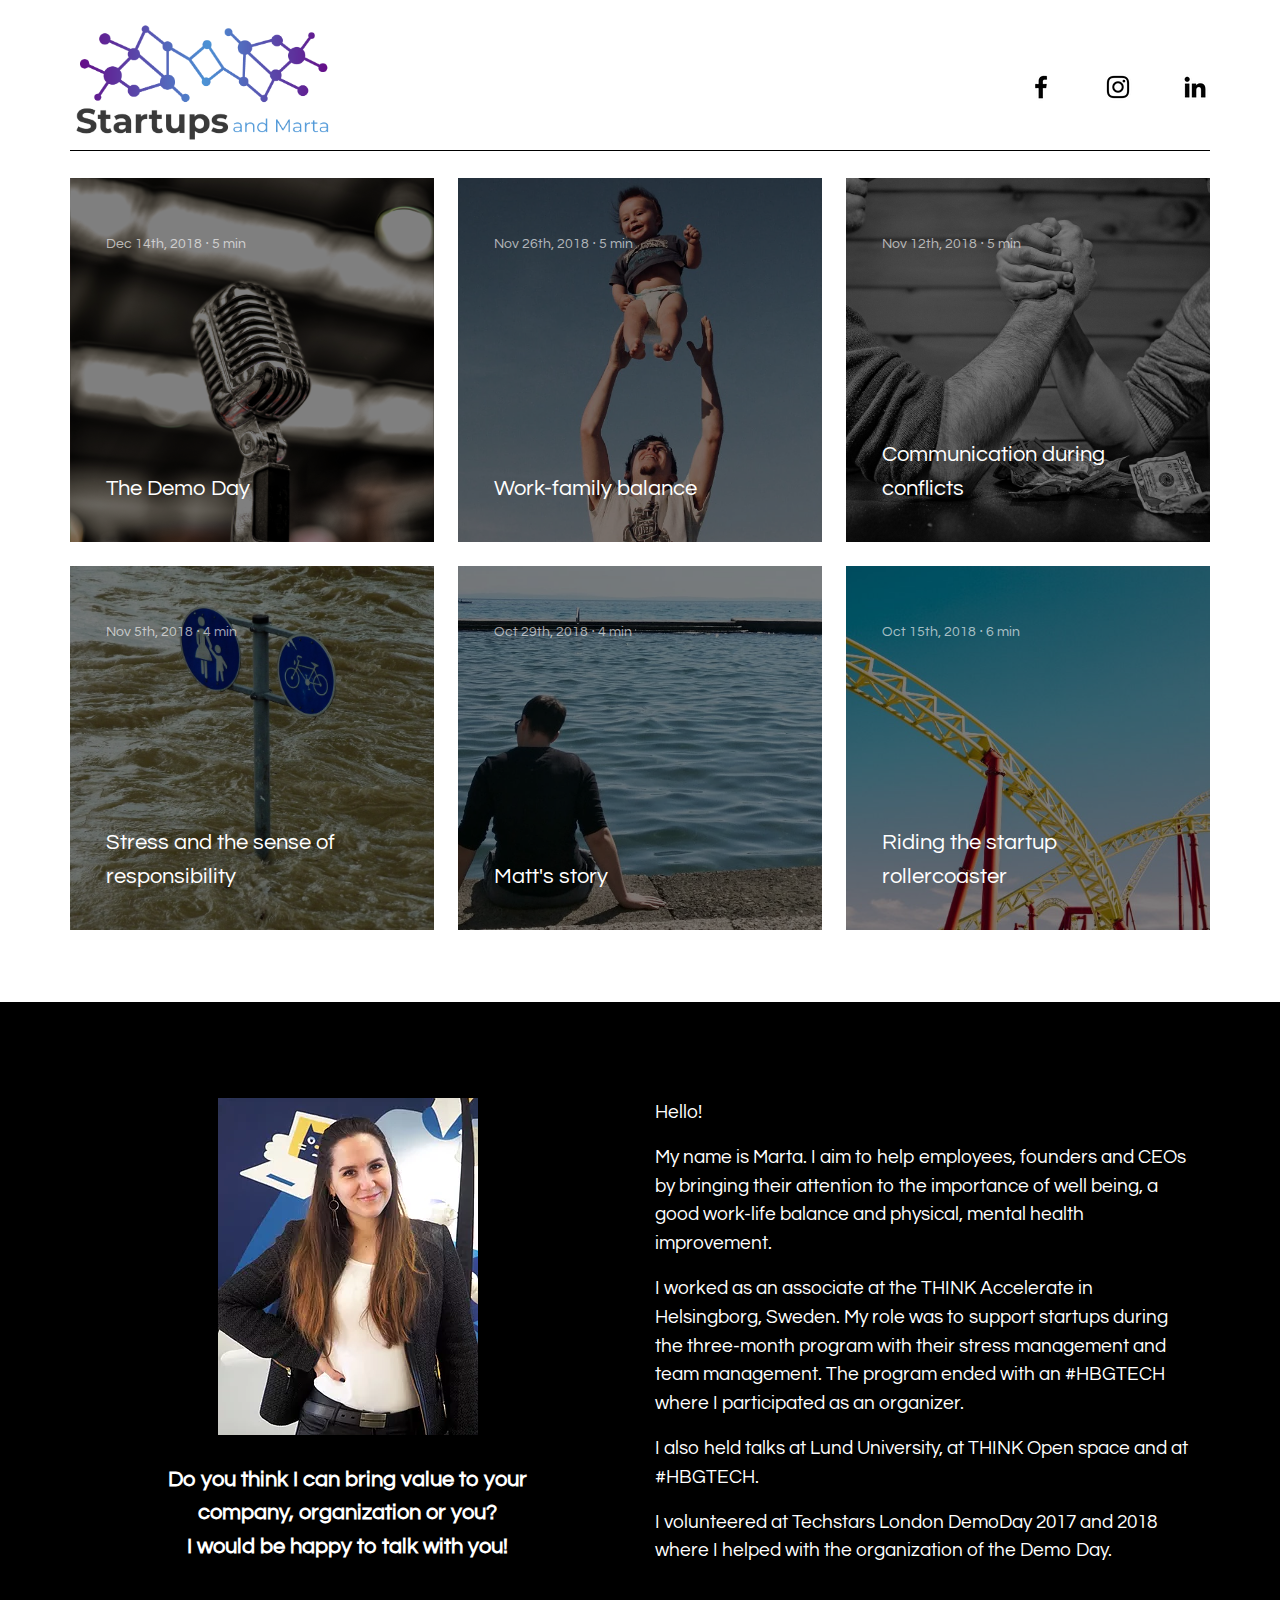
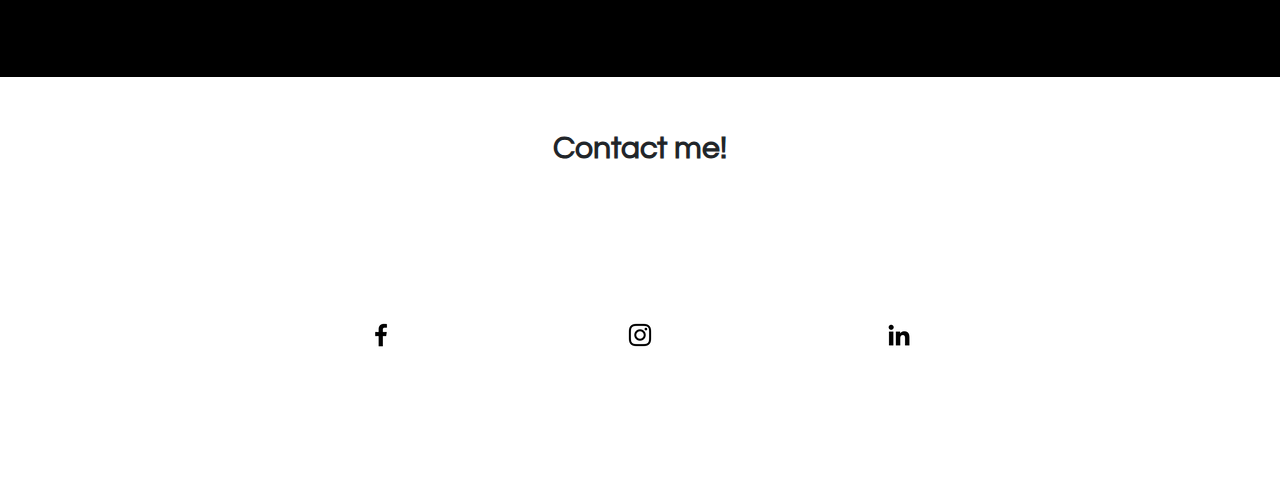
<file: index.html>
<!DOCTYPE html> 
<html lang="en">
    <head>
        <meta charset="UTF-8">
        <meta name="viewport" content="width=device-width, initial-scale=1">

        <link rel="stylesheet" href="https://stackpath.bootstrapcdn.com/bootstrap/4.3.1/css/bootstrap.min.css" integrity="sha384-ggOyR0iXCbMQv3Xipma34MD+dH/1fQ784/j6cY/iJTQUOhcWr7x9JvoRxT2MZw1T" crossorigin="anonymous">
        <link rel="stylesheet" href="https://fonts.googleapis.com/css?family=Questrial|Raleway&display=swap">
        <link rel="stylesheet" href='style.css?v=89123'>
        
        <link rel="apple-touch-icon" sizes="180x180" href="apple-touch-icon.png?v=WG2e3JaenP">
        <link rel="icon" type="image/png" sizes="32x32" href="favicon-32x32.png?v=WG2e3JaenP">
        <link rel="icon" type="image/png" sizes="16x16" href="favicon-16x16.png?v=WG2e3JaenP">
        <link rel="manifest" href="site.webmanifest?v=WG2e3JaenP">
        <link rel="mask-icon" href="safari-pinned-tab.svg?v=WG2e3JaenP" color="#5bbad5">
        <link rel="shortcut icon" href="favicon.ico?v=WG2e3JaenP">
        <link rel="canonical" href="https://www.startupsandmarta.com">

        <meta name="apple-mobile-web-app-title" content="Startups and Marta">
        <meta name="application-name" content="Startups and Marta">
        <meta name="msapplication-TileColor" content="#da532c">
        <meta name="theme-color" content="#ffffff">

        <meta name="SKYPE_TOOLBAR" content="SKYPE_TOOLBAR_PARSER_COMPATIBLE">

        <meta name="description" content="Startups and Marta provides consulting in communication, stress management and overall well-being. I offer free online guides, on-site workshops and courses. Contact me for more information!">
        <meta name="keywords" content="social, startup, startups, marta, mental, health, well, being, consulting, communication, free, online, guide, guides, workshop, workshops, course, courses, soft, skills, softskills, stress, conflict, demo, day, demoday, work, family, balance">

        <meta property="og:title" content="Startups and Marta">
        <meta property="og:description" content="Startups and Marta provides consulting in communication, stress management and overall well-being. I offer free online guides, on-site workshops and courses. Contact me for more information!">
        <meta property="og:image" content="https://www.startupsandmarta.com/og/index.png">
        <meta property="og:url" content="https://www.startupsandmarta.com">
        <meta property="og:site_name" content="Startups and Marta" />
        <meta property="og:type" content="website" />

        <title>Startups and Marta</title>
    </head>

    <body>
        <nav class="m-navbar fixed-top show-lg">
            <div class="container underline">
                <div class="row">
                    <div class="col-3">
                        <a href="./">
                            <img src="images/logo.webp">
                        </a>
                    </div>
                    <div class="col-9 position-relative">
                        <div class="external-links position-absolute">
                            <a href="https://www.facebook.com/startupsandmarta/" target="_blank">
                                <img src="images/facebook-black.webp">
                            </a>
                            <a href="https://www.instagram.com/startupsandmarta/" target="_blank">
                                <img src="images/instagram-black.webp">
                            </a>
                            <a href="https://www.linkedin.com/company/startupsandmarta/" target="_blank">
                                <img src="images/linkedin-black.webp">
                            </a>
                        </div>
                    </div>
                </div>
            </div>
        </nav>

        <nav class="m-navbar hide-lg">
            <div class="container">
                <div class="row ">
                    <div class="offset-1 col-10 text-center underline">
                        <a href="./">
                            <img src="images/logo.webp" class="max-width-80">
                        </a>
                    </div>
                </div>
                <div class="row">
                    <div class="col-12 text-center mt-3">
                        <a href="https://www.facebook.com/startupsandmarta/" target="_blank" class="d-inline-block">
                            <img src="images/facebook-black.webp">
                        </a>
                        <a href="https://www.instagram.com/startupsandmarta/" target="_blank" class="d-inline-block">
                            <img src="images/instagram-black.webp">
                        </a>
                        <a href="https://www.linkedin.com/company/startupsandmarta/" target="_blank" class="d-inline-block">
                            <img src="images/linkedin-black.webp">
                        </a>
                    </div>
                </div>
            </div>
        </nav>

        <div class="container article-container">
            <div class="row mx-xs-0 mb-md-5">
                <div class="col-12 col-lg-4 col-md-6 p-0 pb-sm-2 pt-md-2 pr-md-3 pb-md-3">
                    <a class="post post1" href="the-demo-day.html">
                        <span class="date">Dec 14th, 2018 ⋅ 5 min</span>
                        <span class="title">The Demo Day</span>
                    </a>
                </div>
                <div class="col-12 col-lg-4 col-md-6 p-0 py-sm-2 pl-md-3 pb-md-3 pr-lg-2 pl-lg-2">
                    <a class="post post2" href="work-family-balance.html">
                        <span class="date">Nov 26th, 2018 ⋅ 5 min</span>
                        <span class="title">Work-family balance</span>
                    </a>
                </div>
                <div class="col-12 col-lg-4 col-md-6 p-0 py-sm-2 pr-md-3 pt-md-3 pl-lg-3 pr-lg-0 pt-lg-2">
                    <a class="post post3" href="communication-during-conflicts.html">
                        <span class="date">Nov 12th, 2018 ⋅ 5 min</span>
                        <span class="title">Communication during conflicts</span>
                    </a>
                </div>
                <div class="col-12 col-lg-4 col-md-6 p-0 py-sm-2 pl-md-3 pb-md-3 pt-md-3 pl-lg-0 pr-lg-3 pt-lg-2">
                    <a class="post post4" href="stress-and-the-sense-of-responsibility.html">
                        <span class="date">Nov 5th, 2018 ⋅ 4 min</span>
                        <span class="title">Stress and the sense of responsibility</span>
                    </a>
                </div>
                <div class="col-12 col-lg-4 col-md-6 p-0 py-sm-2 pr-md-3 pt-md-3 pb-md-4 pl-lg-2 pr-lg-2 pt-lg-2">
                    <a class="post post5" href="matts-story.html">
                        <span class="date">Oct 29th, 2018 ⋅ 4 min</span>
                        <span class="title">Matt's story</span>
                    </a>
                </div>
                <div class="col-12 col-lg-4 col-md-6 p-0 py-sm-2 pl-md-3 pt-md-3 pb-4 pt-lg-2">
                    <a class="post post6" href="riding-the-startup-rollercoaster.html">
                        <span class="date">Oct 15th, 2018 ⋅ 6 min</span>
                        <span class="title">Riding the startup rollercoaster</span>
                    </a>
                </div>
            </div>
        </div>

        <div class="bio-container">
            <div class="container">
                <div class="row py-5">
                    <div  class="col-12 col-lg-6 py-5 pl-0">
                        <img class="bio-image" src="images/marta.webp">
                        <p class="cta hide-sm show-lg">
                            Do you think I can bring value to your company, organization or you? <br>
                            I would be happy to talk with you!
                        </p>
                    </div>
                    <div class="offset-1 offset-sm-0 col-10 col-sm-12 col-lg-6 py-5">
                        <p>
                            Hello!
                        </p>
                        <p>
                            My name is Marta. I aim to help employees, founders and CEOs by bringing their attention to the importance of well being, a good work-life balance and physical, mental health improvement.
                        </p>
                        <p>
                            I worked as an associate at the THINK Accelerate in Helsingborg, Sweden. My role was to support startups during the three-month program with their stress management and team management. The program ended with an #HBGTECH where I participated as an organizer.
                        </p>
                        <p>
                            I also held talks at Lund University, at THINK Open space and at #HBGTECH.
                        </p>
                        <p>
                            I volunteered at Techstars London DemoDay 2017 and 2018 where I helped with the organization of the Demo Day.
                        </p>
                    </div>
                    <div class="hide-lg col-12">
                        <p class="cta">
                            Do you think I can bring value to your company, organization or you? <br>
                            I would be happy to talk with you!
                        </p>
                    </div>
                </div>
            </div>
        </div>

        <div class="container contact-me">
                <div class="row">
                    <div class="col-12 text-center font-weight-bold mt-5">
                        Contact me!
                    </div>
                </div>
                <div class="row">
                    <div class="col-12 my-5 text-center links">
                        <a href="https://www.facebook.com/startupsandmarta/" target="_blank" class="d-inline-block">
                            <img src="images/facebook-black.webp">
                        </a>
                        <a href="https://www.instagram.com/startupsandmarta/" target="_blank" class="d-inline-block">
                            <img src="images/instagram-black.webp">
                        </a>
                        <a href="https://www.linkedin.com/company/startupsandmarta/" target="_blank" class="d-inline-block">
                            <img src="images/linkedin-black.webp">
                        </a>
                    </div>
                </div>
        </div>
    </body>
</html>
</file>
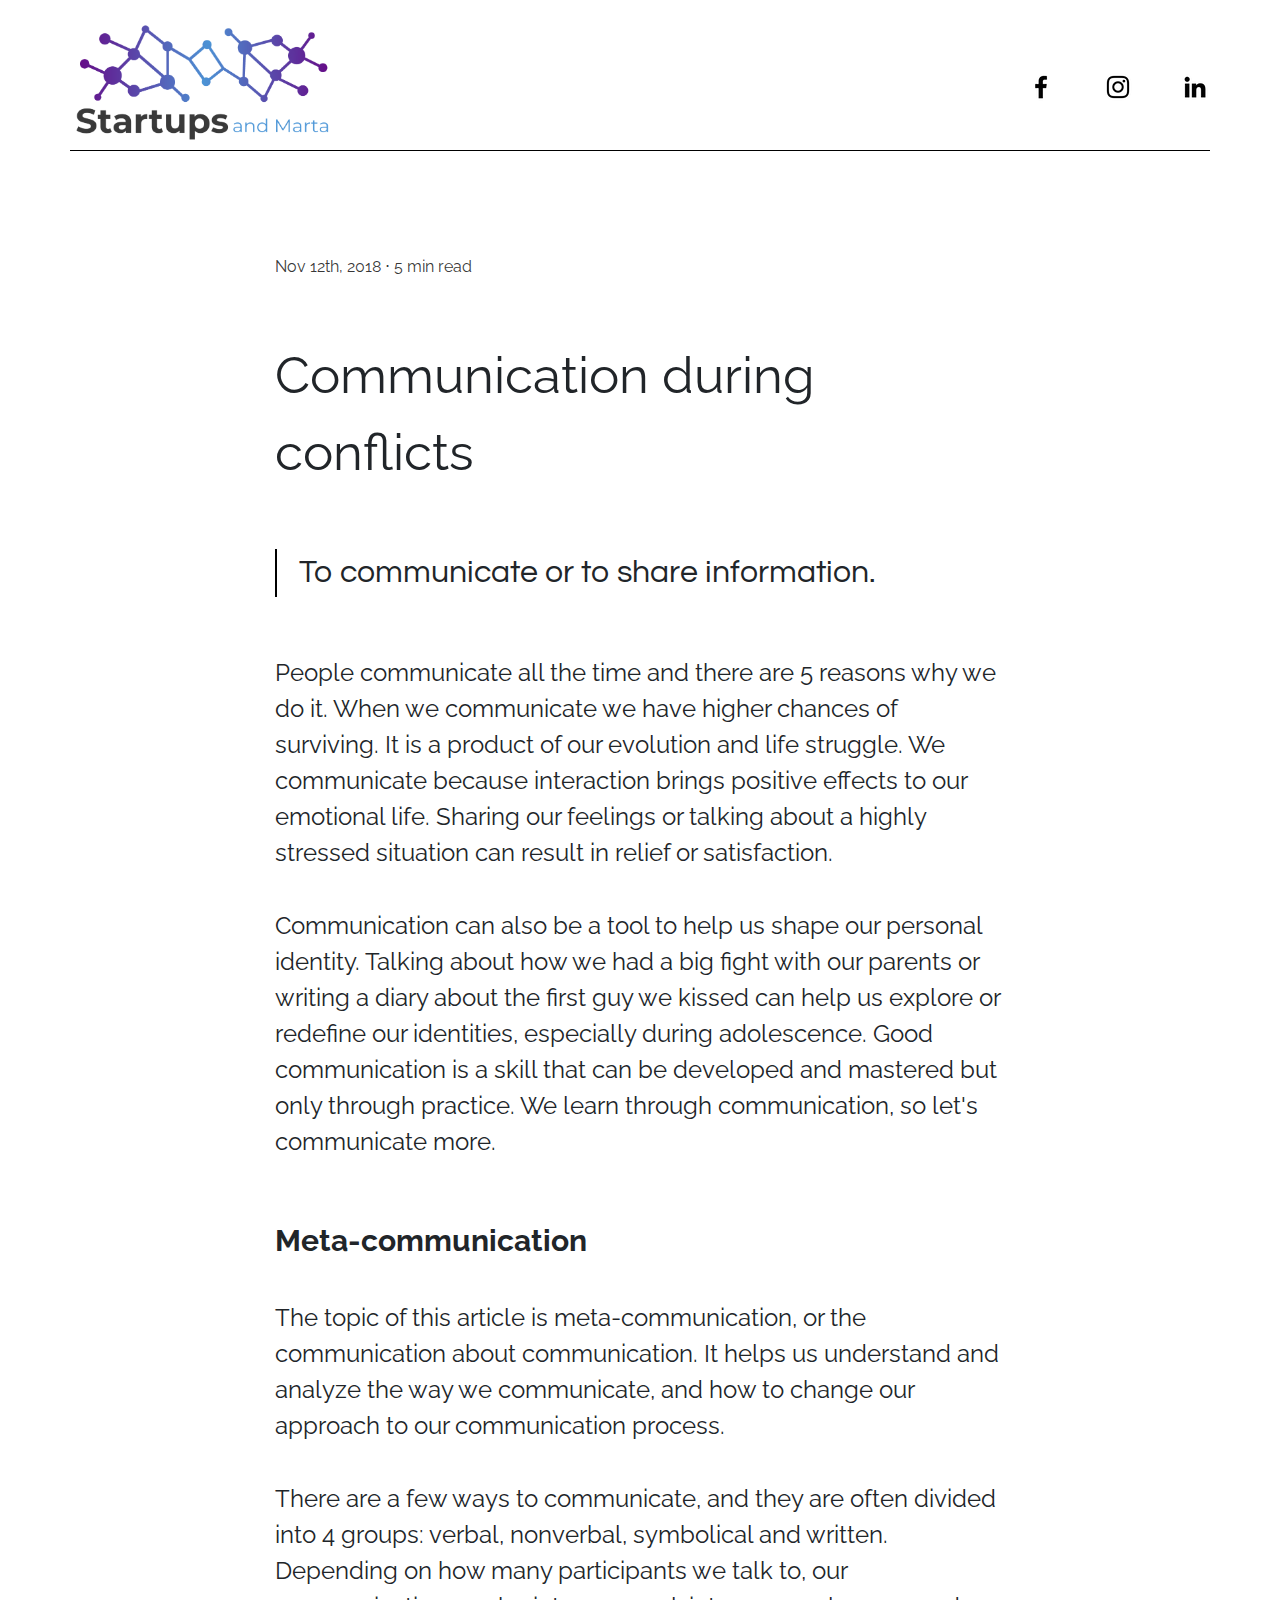
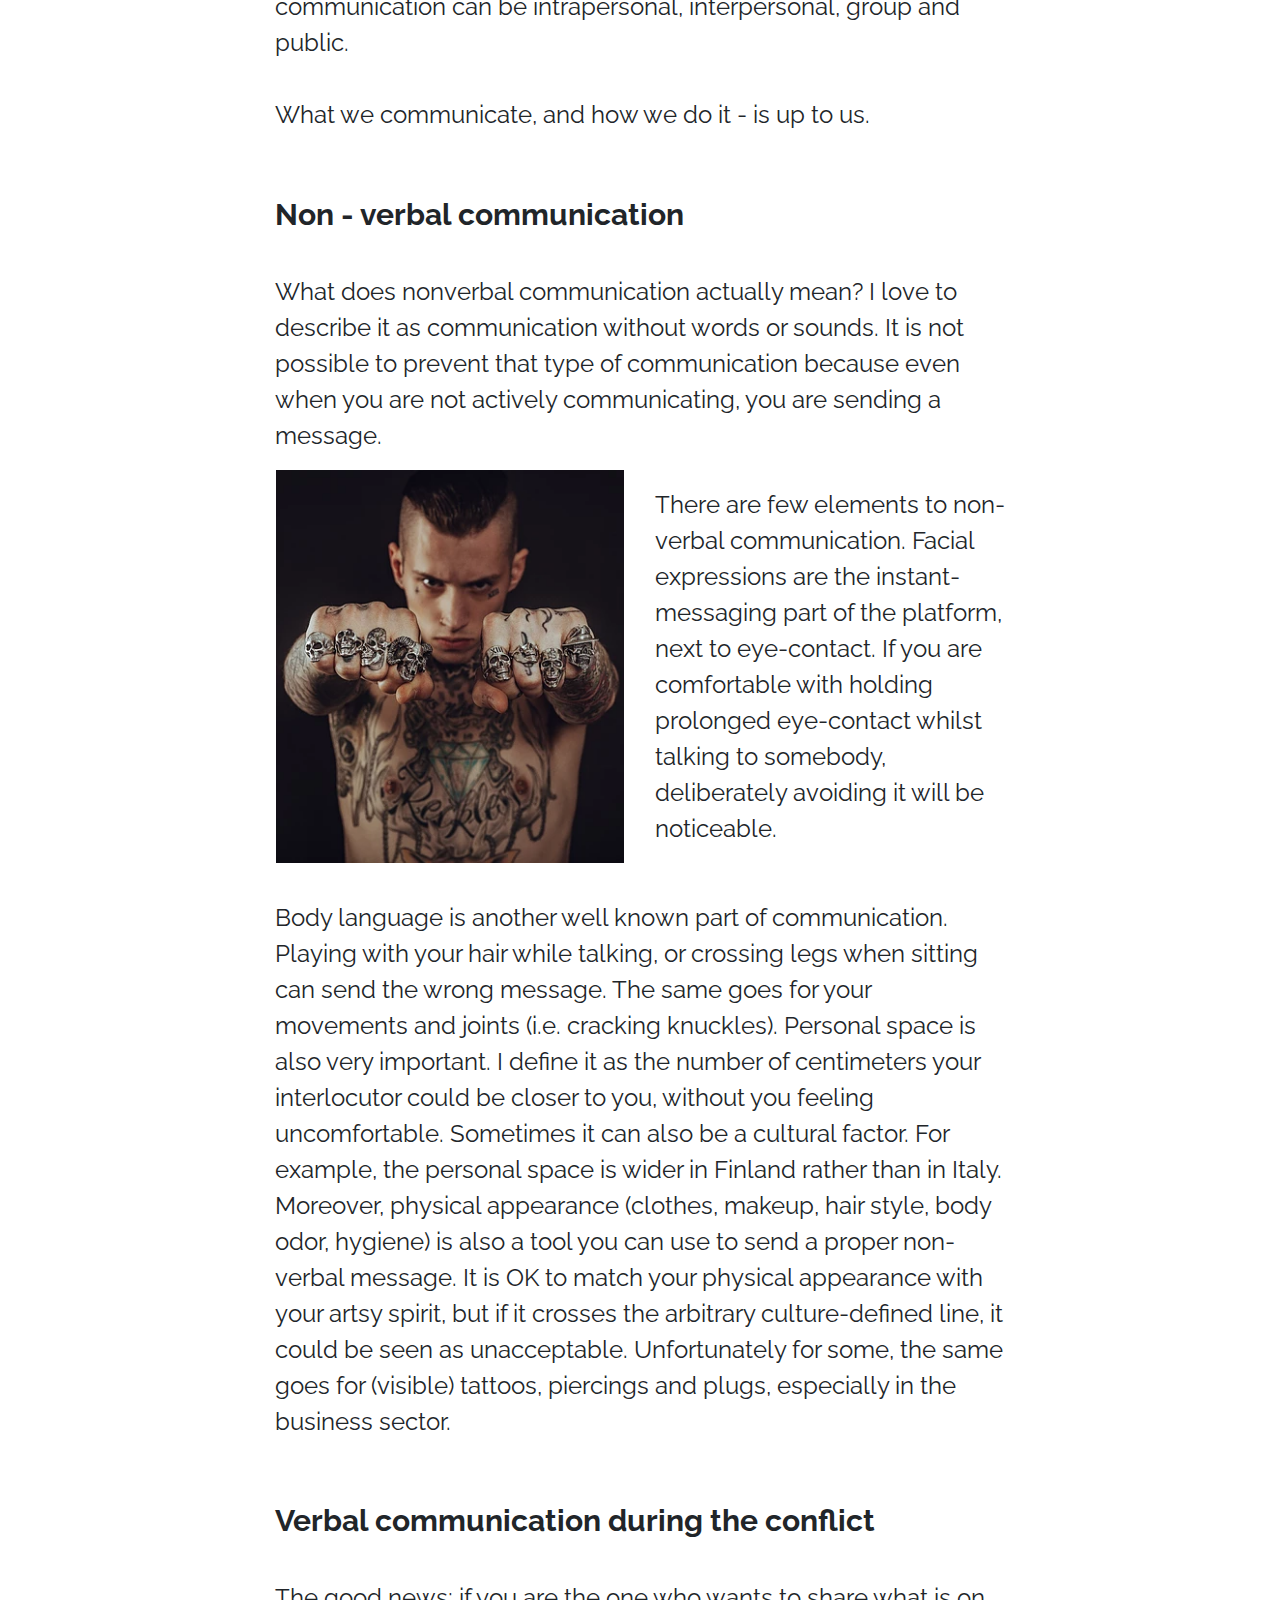
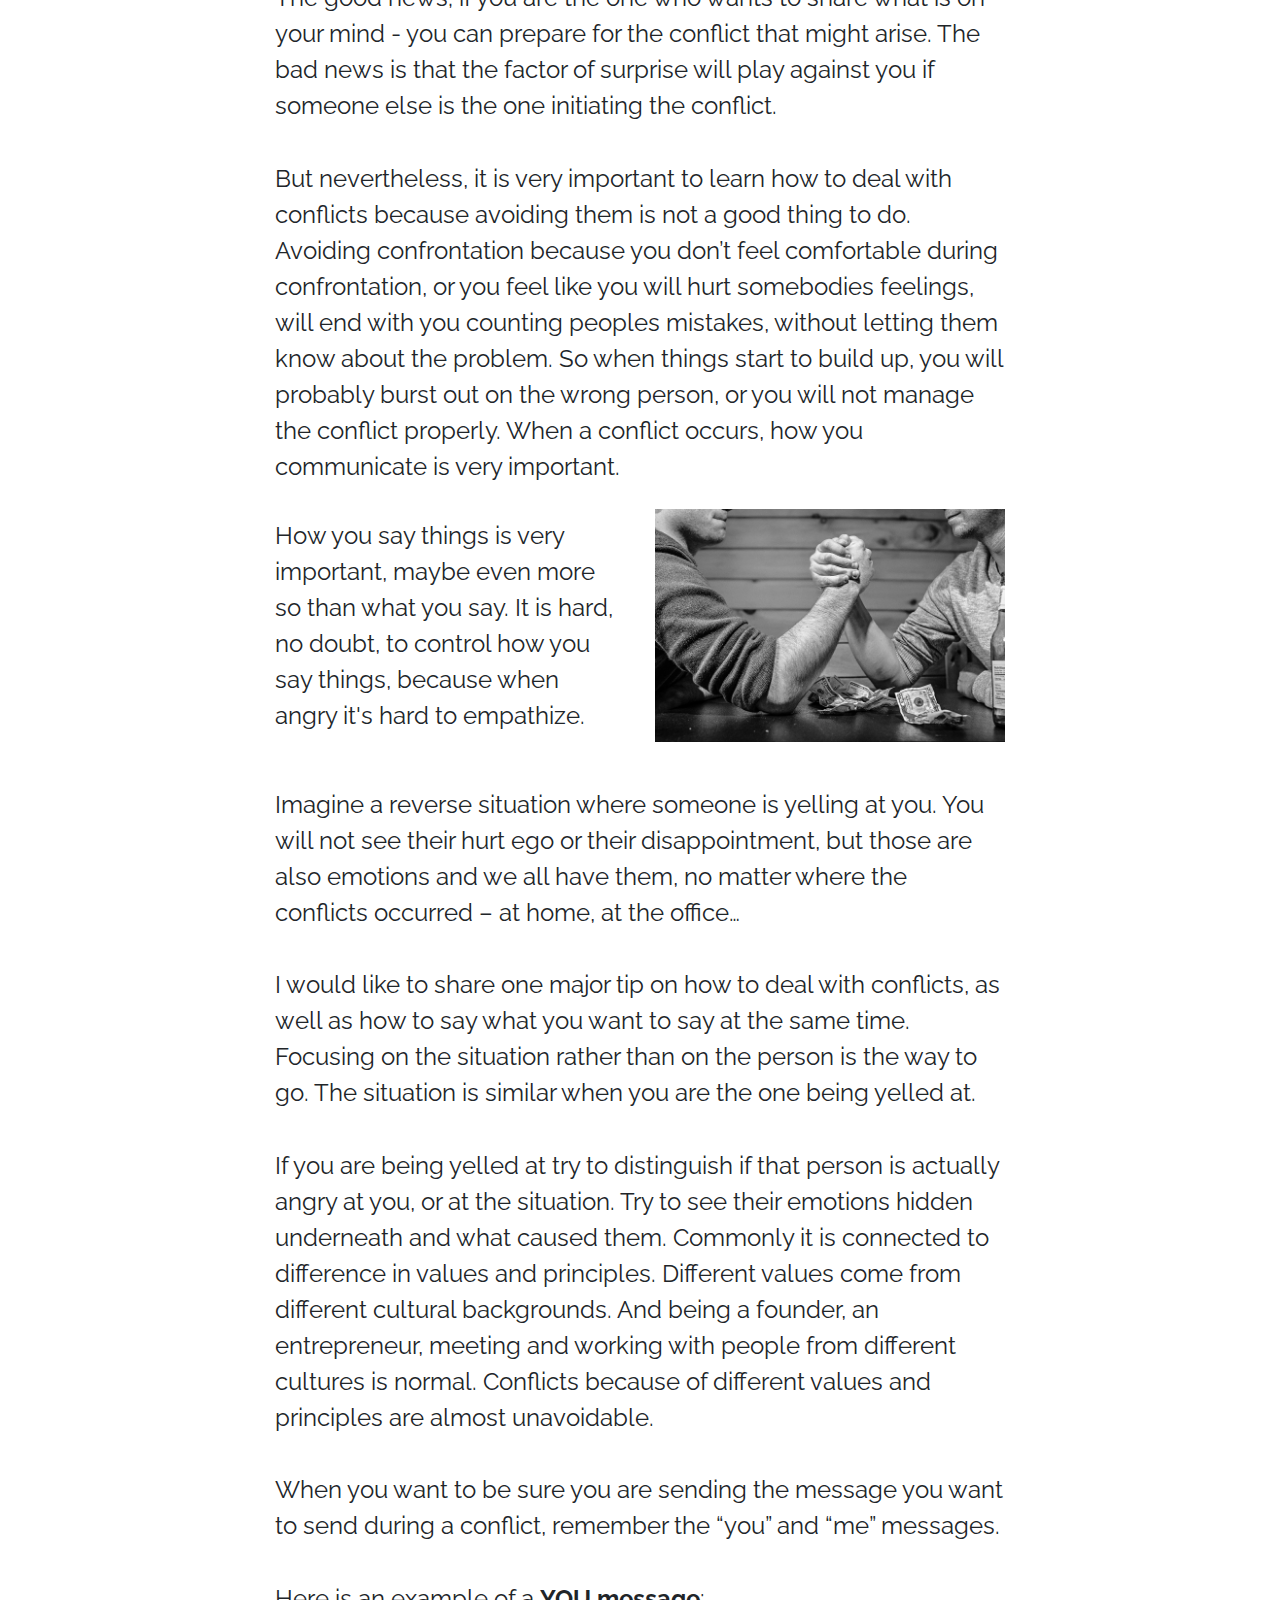
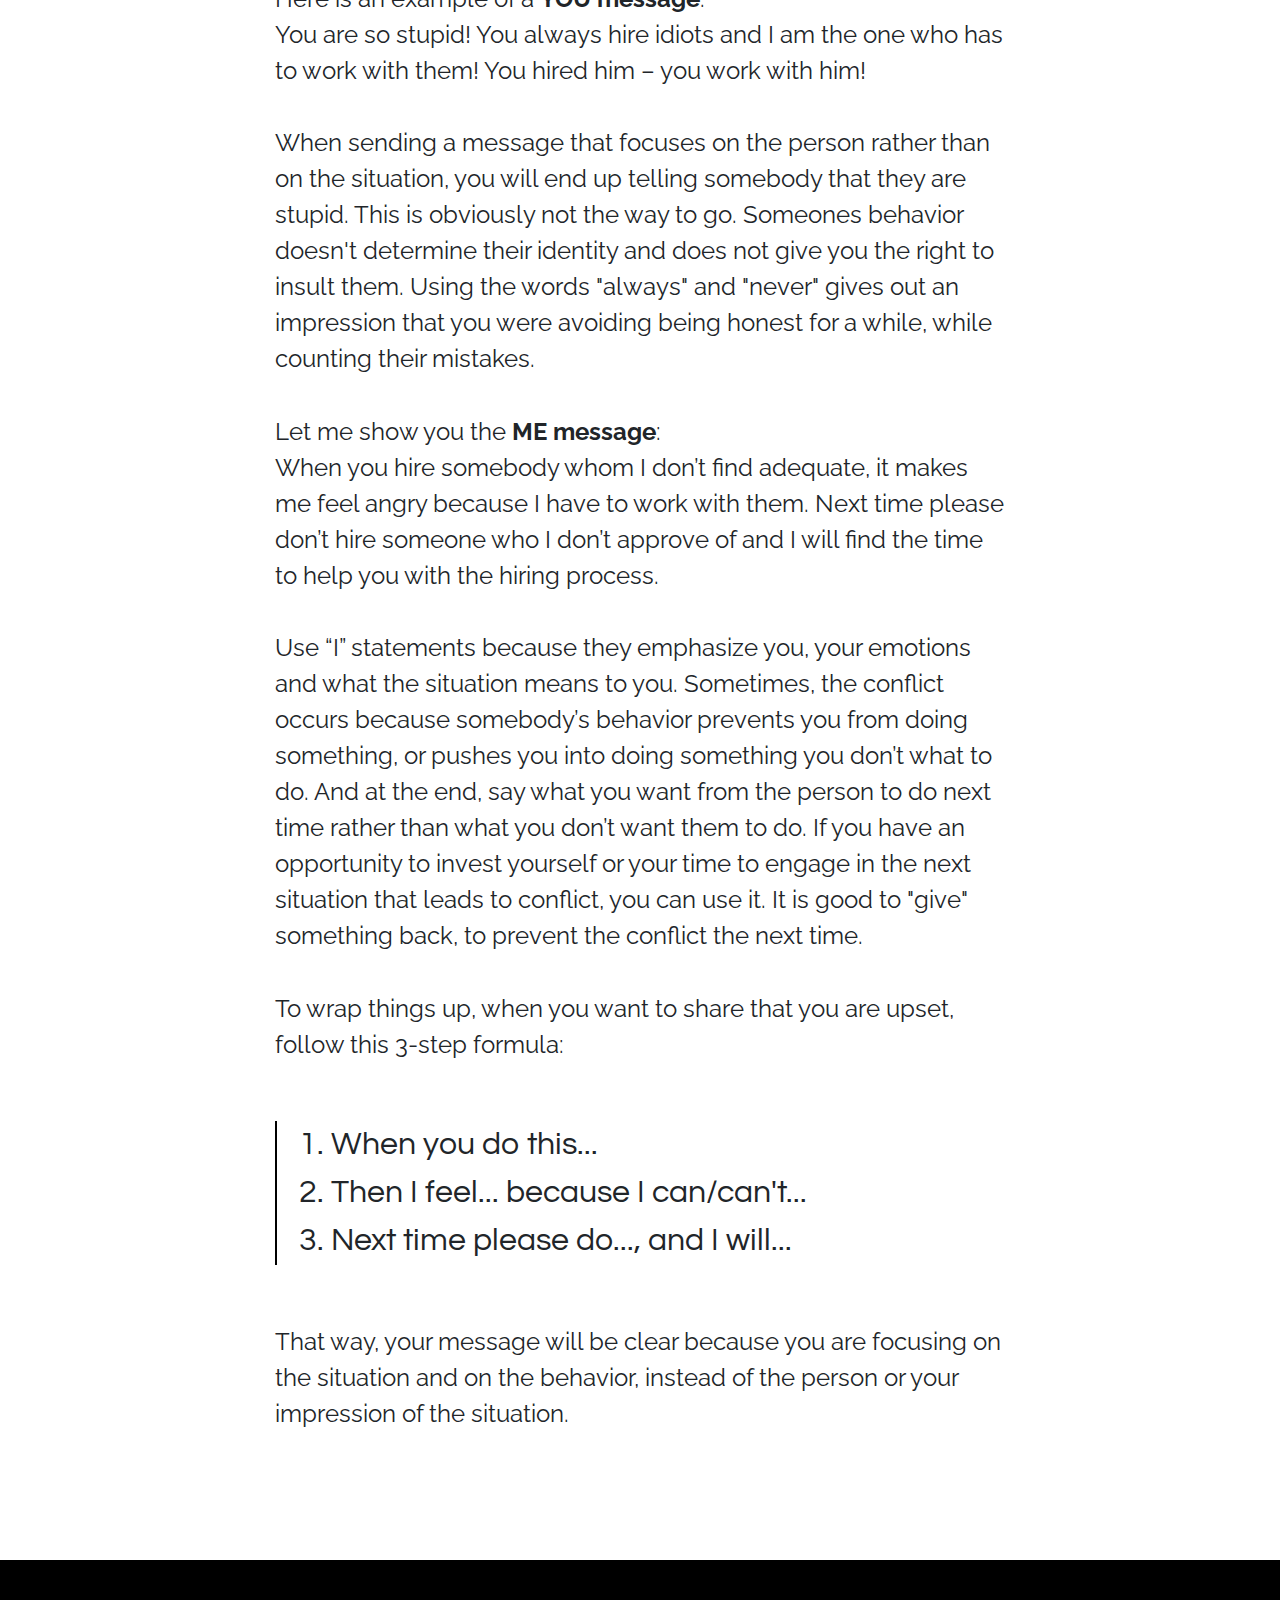
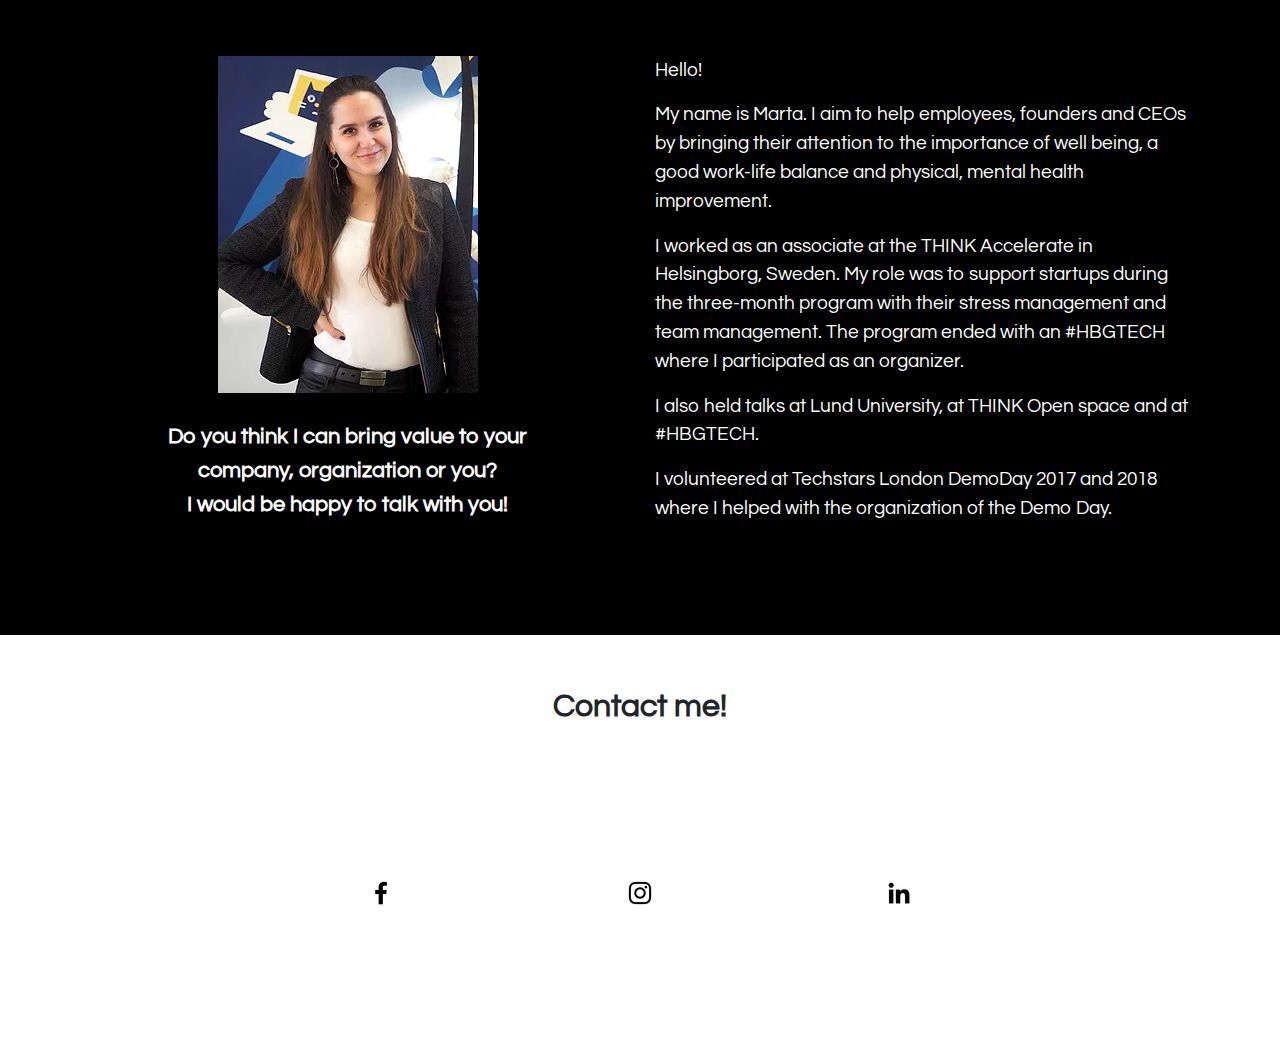
<file: communication-during-conflicts.html>
<!DOCTYPE html> 
<html lang="en">
    <head>
        <meta charset="UTF-8">
        <meta name="viewport" content="width=device-width, initial-scale=1">

        <link rel="stylesheet" href="https://stackpath.bootstrapcdn.com/bootstrap/4.3.1/css/bootstrap.min.css" integrity="sha384-ggOyR0iXCbMQv3Xipma34MD+dH/1fQ784/j6cY/iJTQUOhcWr7x9JvoRxT2MZw1T" crossorigin="anonymous">
        <link rel="stylesheet" href="https://fonts.googleapis.com/css?family=Questrial|Raleway&display=swap">
        <link rel="stylesheet" href='style.css?v=89123'>

        <link rel="apple-touch-icon" sizes="180x180" href="apple-touch-icon.png?v=WG2e3JaenP">
        <link rel="icon" type="image/png" sizes="32x32" href="favicon-32x32.png?v=WG2e3JaenP">
        <link rel="icon" type="image/png" sizes="16x16" href="favicon-16x16.png?v=WG2e3JaenP">
        <link rel="manifest" href="site.webmanifest?v=WG2e3JaenP">
        <link rel="mask-icon" href="safari-pinned-tab.svg?v=WG2e3JaenP" color="#5bbad5">
        <link rel="shortcut icon" href="favicon.ico?v=WG2e3JaenP">
        <link rel="canonical" href="https://www.startupsandmarta.com">
        
        <meta name="apple-mobile-web-app-title" content="Startups and Marta">
        <meta name="application-name" content="Startups and Marta">
        <meta name="msapplication-TileColor" content="#da532c">
        <meta name="theme-color" content="#ffffff">

        <meta name="SKYPE_TOOLBAR" content="SKYPE_TOOLBAR_PARSER_COMPATIBLE">

        <meta name="description" content="Startups and Marta provides consulting in communication, stress management and overall well-being. I offer free online guides, on-site workshops and courses. Contact me for more information!">
        <meta name="keywords" content="social, startup, startups, marta, mental, health, well, being, consulting, communication, free, online, guide, guides, workshop, workshops, course, courses, soft, skills, softskills, stress, conflict, demo, day, demoday, work, family, balance">

        <meta property="og:title" content="Communication during conflict">
        <meta property="og:description" content="People communicate all the time and there are 5 reasons why we do it. When we communicate we have higher chances of surviving. It is a product of our evolution and life struggle. We communicate because interaction brings positive effects to our emotional life. Sharing our feelings or talking about a highly stressed situation can result in relief or satisfaction.">
        <meta property="og:image" content="https://www.startupsandmarta.com/og/communication-during-conflicts.png">
        <meta property="og:url" content="https://www.startupsandmarta.com/communication-during-conflicts.html">
        <meta property="og:site_name" content="Startups and Marta" />
        <meta property="og:type" content="website" />

        <title>S&M | Communication during conflict</title>
    </head>

    <body>
        <nav class="m-navbar fixed-top show-lg">
            <div class="container underline">
                <div class="row">
                    <div class="col-3">
                        <a href="./">
                            <img src="images/logo.webp">
                        </a>
                    </div>
                    <div class="col-9 position-relative">
                        <div class="external-links position-absolute">
                            <a href="https://www.facebook.com/startupsandmarta/" target="_blank">
                                <img src="images/facebook-black.webp">
                            </a>
                            <a href="https://www.instagram.com/startupsandmarta/" target="_blank">
                                <img src="images/instagram-black.webp">
                            </a>
                            <a href="https://www.linkedin.com/company/startupsandmarta/" target="_blank">
                                <img src="images/linkedin-black.webp">
                            </a>
                        </div>
                    </div>
                </div>
            </div>
        </nav>

        <nav class="m-navbar hide-lg">
            <div class="container">
                <div class="row ">
                    <div class="offset-1 col-10 text-center underline">
                        <a href="./">
                            <img src="images/logo.webp" class="max-width-80">
                        </a>
                    </div>
                </div>
                <div class="row">
                    <div class="col-12 text-center mt-3">
                        <a href="https://www.facebook.com/startupsandmarta/" target="_blank" class="d-inline-block">
                            <img src="images/facebook-black.webp">
                        </a>
                        <a href="https://www.instagram.com/startupsandmarta/" target="_blank" class="d-inline-block">
                            <img src="images/instagram-black.webp">
                        </a>
                        <a href="https://www.linkedin.com/company/startupsandmarta/" target="_blank" class="d-inline-block">
                            <img src="images/linkedin-black.webp">
                        </a>
                    </div>
                </div>
            </div>
        </nav>

        <div class="container article-container py-5">
            <div class="row">
                <article class="col-12 offset-lg-1 col-lg-10 offset-xl-2 col-xl-8">
                    <p class="date">Nov 12th, 2018 ⋅ 5 min read</p>
                    <p class="title">Communication during conflicts</p>
                    <p class="accented">To communicate or to share information.</p>
                    <p>People communicate all the time and there are 5 reasons why we do it. When we communicate we have higher chances of surviving. It is a product of our evolution and life struggle. We communicate because interaction brings positive effects to our emotional life. Sharing our feelings or talking about a highly stressed situation can result in relief or satisfaction.</p>
                    <p>Communication can also be a tool to help us shape our personal identity. Talking about how we had a big fight with our parents or writing a diary about the first guy we kissed can help us explore or redefine our identities, especially during adolescence. Good communication is a skill that can be developed and mastered but only through practice. We learn through communication, so let's communicate more.</p>
                    <p class="subtitle">Meta-communication</p>
                    <p>The topic of this article is meta-communication, or the communication about communication. It helps us understand and analyze the way we communicate, and how to change our approach to our communication process.</p>
                    <p>There are a few ways to communicate, and they are often divided into 4 groups: verbal, nonverbal, symbolical and written. Depending on how many participants we talk to, our communication can be intrapersonal, interpersonal, group and public.</p>
                    <p>What we communicate, and how we do it - is up to us.</p>
                    <p class="subtitle">Non - verbal communication</p>
                    <p>What does nonverbal communication actually mean? I love to describe it as communication without words or sounds. It is not possible to prevent that type of communication because even when you are not actively communicating, you are sending a message.</p>
                    <div class="container px-0">
                        <div class="row mt-2 mb-4">
                            <article class="col-12 col-md-6">
                                <div class="side-picture side-fists"></div>
                            </article>
                            <article class="col-12 col-md-6">
                                <p>There are few elements to non-verbal communication. Facial expressions are the instant-messaging part of the platform, next to eye-contact. If you are comfortable with holding prolonged eye-contact whilst talking to somebody, deliberately avoiding it will be noticeable.</p>
                            </article>
                        </div>
                    </div>
                    <p>Body language is another well known part of communication. Playing with your hair while talking, or crossing legs when sitting can send the wrong message. The same goes for your movements and joints (i.e. cracking knuckles). Personal space is also very important. I define it as the number of centimeters your interlocutor could be closer to you, without you feeling uncomfortable. Sometimes it can also be a cultural factor. For example, the personal space is wider in Finland rather than in Italy. Moreover, physical appearance (clothes, makeup, hair style, body odor, hygiene) is also a tool you can use to send a proper non-verbal message. It is OK to match your physical appearance with your artsy spirit, but if it crosses the arbitrary culture-defined line, it could be seen as unacceptable. Unfortunately for some, the same goes for (visible) tattoos, piercings and plugs, especially in the business sector. </p>
                    <p class="subtitle">Verbal communication during the conflict</p>
                    <p>The good news; if you are the one who wants to share what is on your mind - you can prepare for the conflict that might arise. The bad news is that the factor of surprise will play against you if someone else is the one initiating the conflict.</p>
                    <p>But nevertheless, it is very important to learn how to deal with conflicts because avoiding them is not a good thing to do. Avoiding confrontation because you don’t feel comfortable during confrontation, or you feel like you will hurt somebodies feelings, will end with you counting peoples mistakes, without letting them know about the problem. So when things start to build up, you will probably burst out on the wrong person, or you will not manage the conflict properly. When a conflict occurs, how you communicate is very important.</p>
                    <div class="container px-0">
                        <div class="row mt-2 mb-4">
                            <article class="col-12 col-md-6">
                                <p>How you say things is very important, maybe even more so than what you say. It is hard, no doubt, to control how you say things, because when angry it's hard to empathize.</p>
                            </article>
                            <article class="col-12 col-md-6">
                                <div class="side-picture side-arm-wrestling"></div>
                            </article>
                        </div>
                    </div>
                    <p>Imagine a reverse situation where someone is yelling at you. You will not see their hurt ego or their disappointment, but those are also emotions and we all have them, no matter where the conflicts occurred – at home, at the office… </p>
                    <p>I would like to share one major tip on how to deal with conflicts, as well as how to say what you want to say at the same time. Focusing on the situation rather than on the person is the way to go. The situation is similar when you are the one being yelled at. </p>
                    <p>If you are being yelled at try to distinguish if that person is actually angry at you, or at the situation. Try to see their emotions hidden underneath and what caused them. Commonly it is connected to difference in values and principles. Different values come from different cultural backgrounds. And being a founder, an entrepreneur, meeting and working with people from different cultures is normal. Conflicts because of different values and principles are almost unavoidable. </p>
                    <p>When you want to be sure you are sending the message you want to send during a conflict, remember the “you” and “me” messages. </p>
                    <p>Here is an example of a <span>YOU message</span>: <br> You are so stupid! You always hire idiots and I am the one who has to work with them! You hired him – you work with him!</p>
                    <p>When sending a message that focuses on the person rather than on the situation, you will end up telling somebody that they are stupid. This is obviously not the way to go. Someones behavior doesn't determine their identity and does not give you the right to insult them. Using the words "always" and "never" gives out an impression that you were avoiding being honest for a while, while counting their mistakes.</p>
                    <p>Let me show you the <span>ME message</span>: <br>When you hire somebody whom I don’t find adequate, it makes me feel angry because I have to work with them. Next time please don’t hire someone who I don’t approve of and I will find the time to help you with the hiring process.</p>
                    <p>Use “I” statements because they emphasize you, your emotions and what the situation means to you. Sometimes, the conflict occurs because somebody’s behavior prevents you from doing something, or pushes you into doing something you don’t what to do. And at the end, say what you want from the person to do next time rather than what you don’t want them to do. If you have an opportunity to invest yourself or your time to engage in the next situation that leads to conflict, you can use it. It is good to "give" something back, to prevent the conflict the next time. </p>
                    <p>To wrap things up, when you want to share that you are upset, follow this 3-step formula:</p>
                    <p class="accented">1. When you do this... <br>2. Then I feel... because I can/can't...<br>3. Next time please do..., and I will...</p>
                    <p>That way, your message will be clear because you are focusing on the situation and on the behavior, instead of the person or your impression of the situation. </p>
                </article>
            </div>
        </div>

        <div class="bio-container">
            <div class="container">
                <div class="row py-5">
                    <div  class="col-12 col-lg-6 py-5 pl-0">
                        <img class="bio-image" src="images/marta.webp">
                        <p class="cta hide-sm show-lg">
                            Do you think I can bring value to your company, organization or you? <br>
                            I would be happy to talk with you!
                        </p>
                    </div>
                    <div class="offset-1 offset-sm-0 col-10 col-sm-12 col-lg-6 py-5">
                        <p>
                            Hello!
                        </p>
                        <p>
                            My name is Marta. I aim to help employees, founders and CEOs by bringing their attention to the importance of well being, a good work-life balance and physical, mental health improvement.
                        </p>
                        <p>
                            I worked as an associate at the THINK Accelerate in Helsingborg, Sweden. My role was to support startups during the three-month program with their stress management and team management. The program ended with an #HBGTECH where I participated as an organizer.
                        </p>
                        <p>
                            I also held talks at Lund University, at THINK Open space and at #HBGTECH.
                        </p>
                        <p>
                            I volunteered at Techstars London DemoDay 2017 and 2018 where I helped with the organization of the Demo Day.
                        </p>
                    </div>
                    <div class="hide-lg col-12">
                        <p class="cta">
                            Do you think I can bring value to your company, organization or you? <br>
                            I would be happy to talk with you!
                        </p>
                    </div>
                </div>
            </div>
        </div>

        <div class="container contact-me">
                <div class="row">
                    <div class="col-12 text-center font-weight-bold mt-5">
                        Contact me!
                    </div>
                </div>
                <div class="row">
                    <div class="col-12 my-5 text-center links">
                        <a href="https://www.facebook.com/startupsandmarta/" target="_blank" class="d-inline-block">
                            <img src="images/facebook-black.webp">
                        </a>
                        <a href="https://www.instagram.com/startupsandmarta/" target="_blank" class="d-inline-block">
                            <img src="images/instagram-black.webp">
                        </a>
                        <a href="https://www.linkedin.com/company/startupsandmarta/" target="_blank" class="d-inline-block">
                            <img src="images/linkedin-black.webp">
                        </a>
                    </div>
                </div>
        </div>
    </body>
</html>
</file>
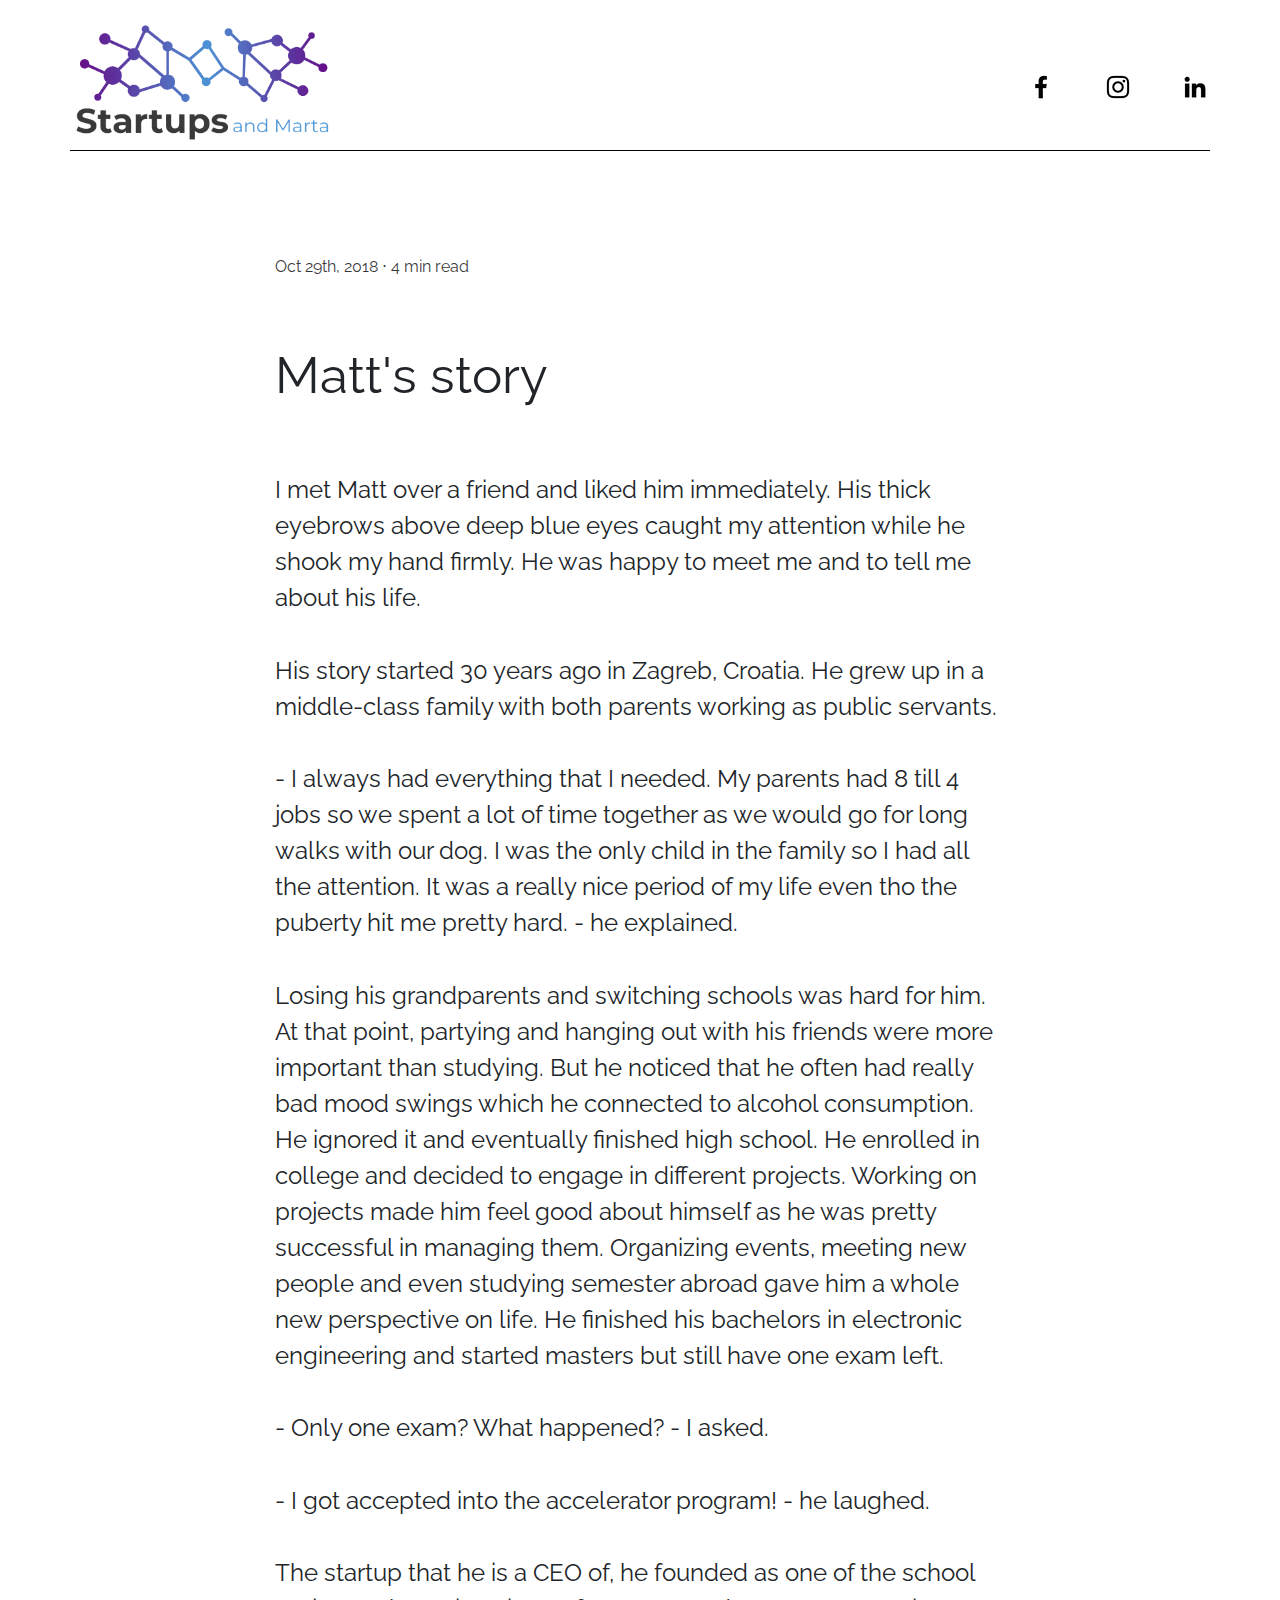
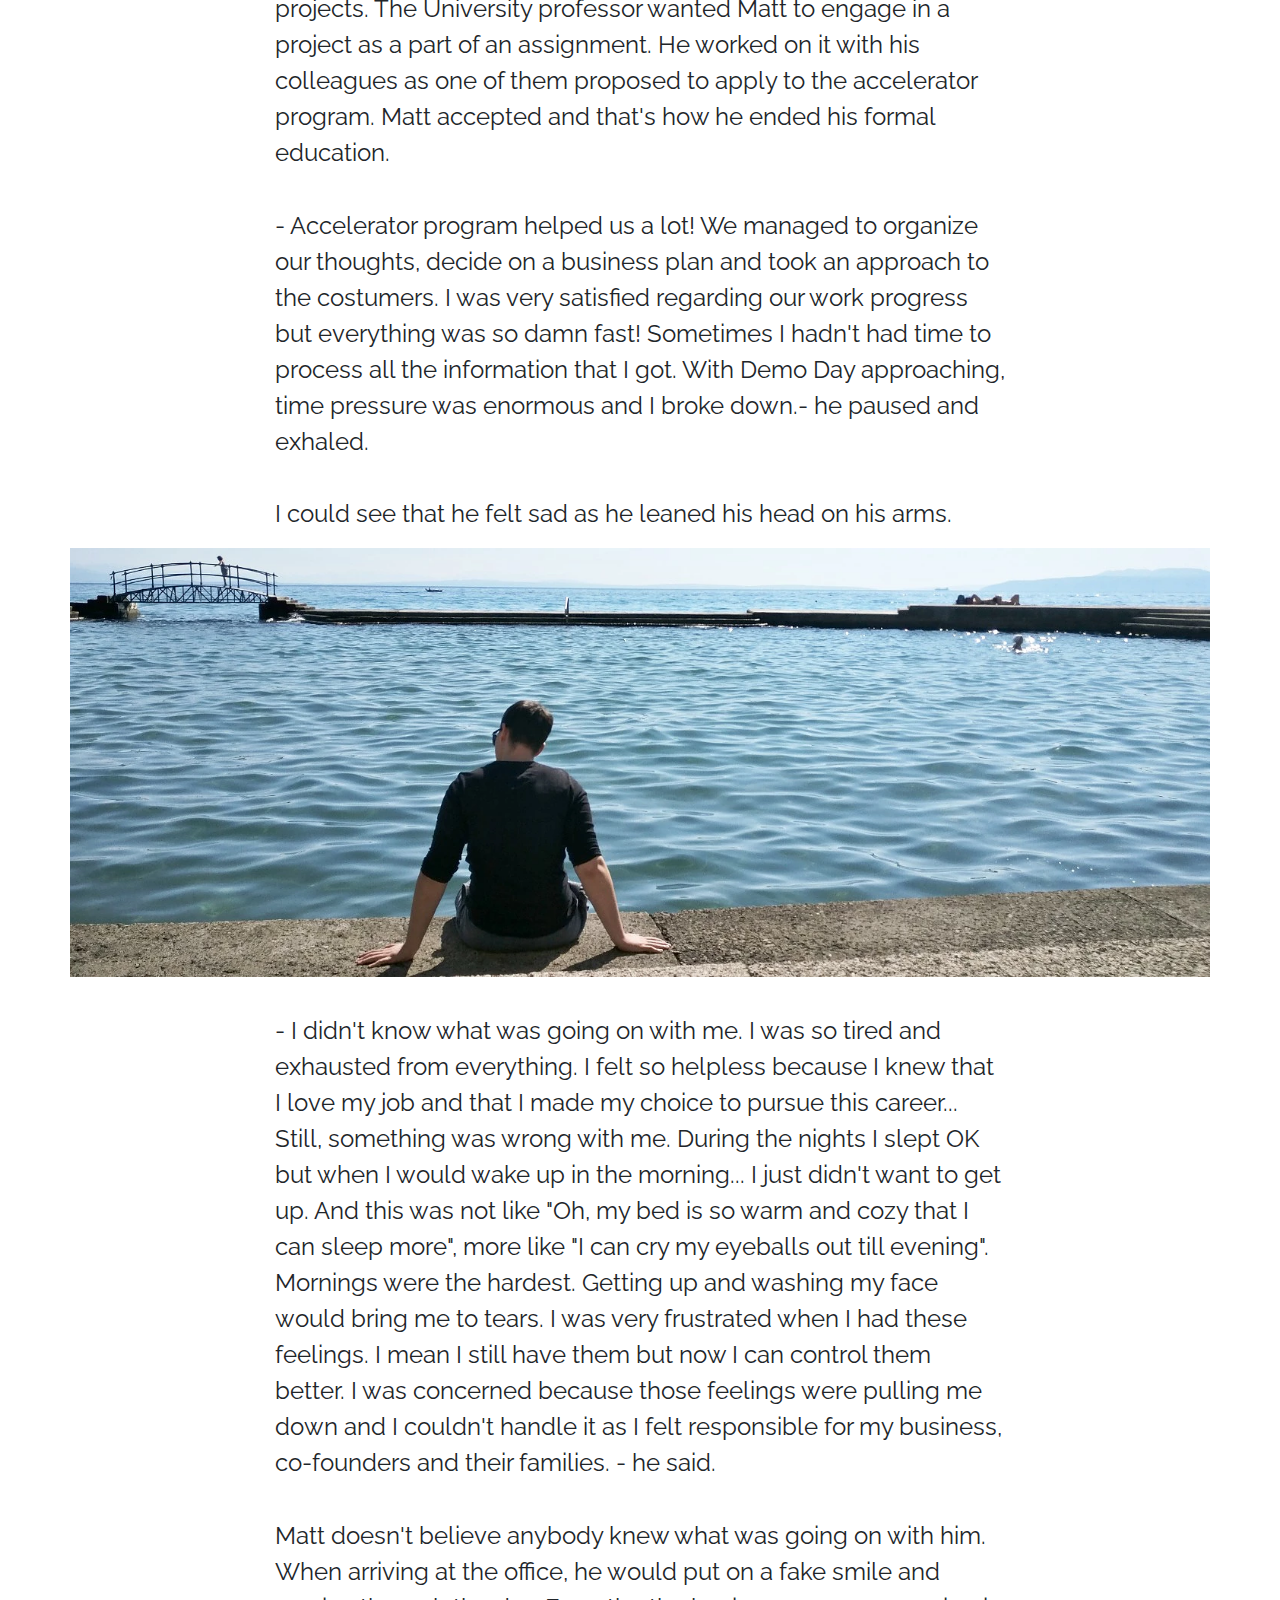
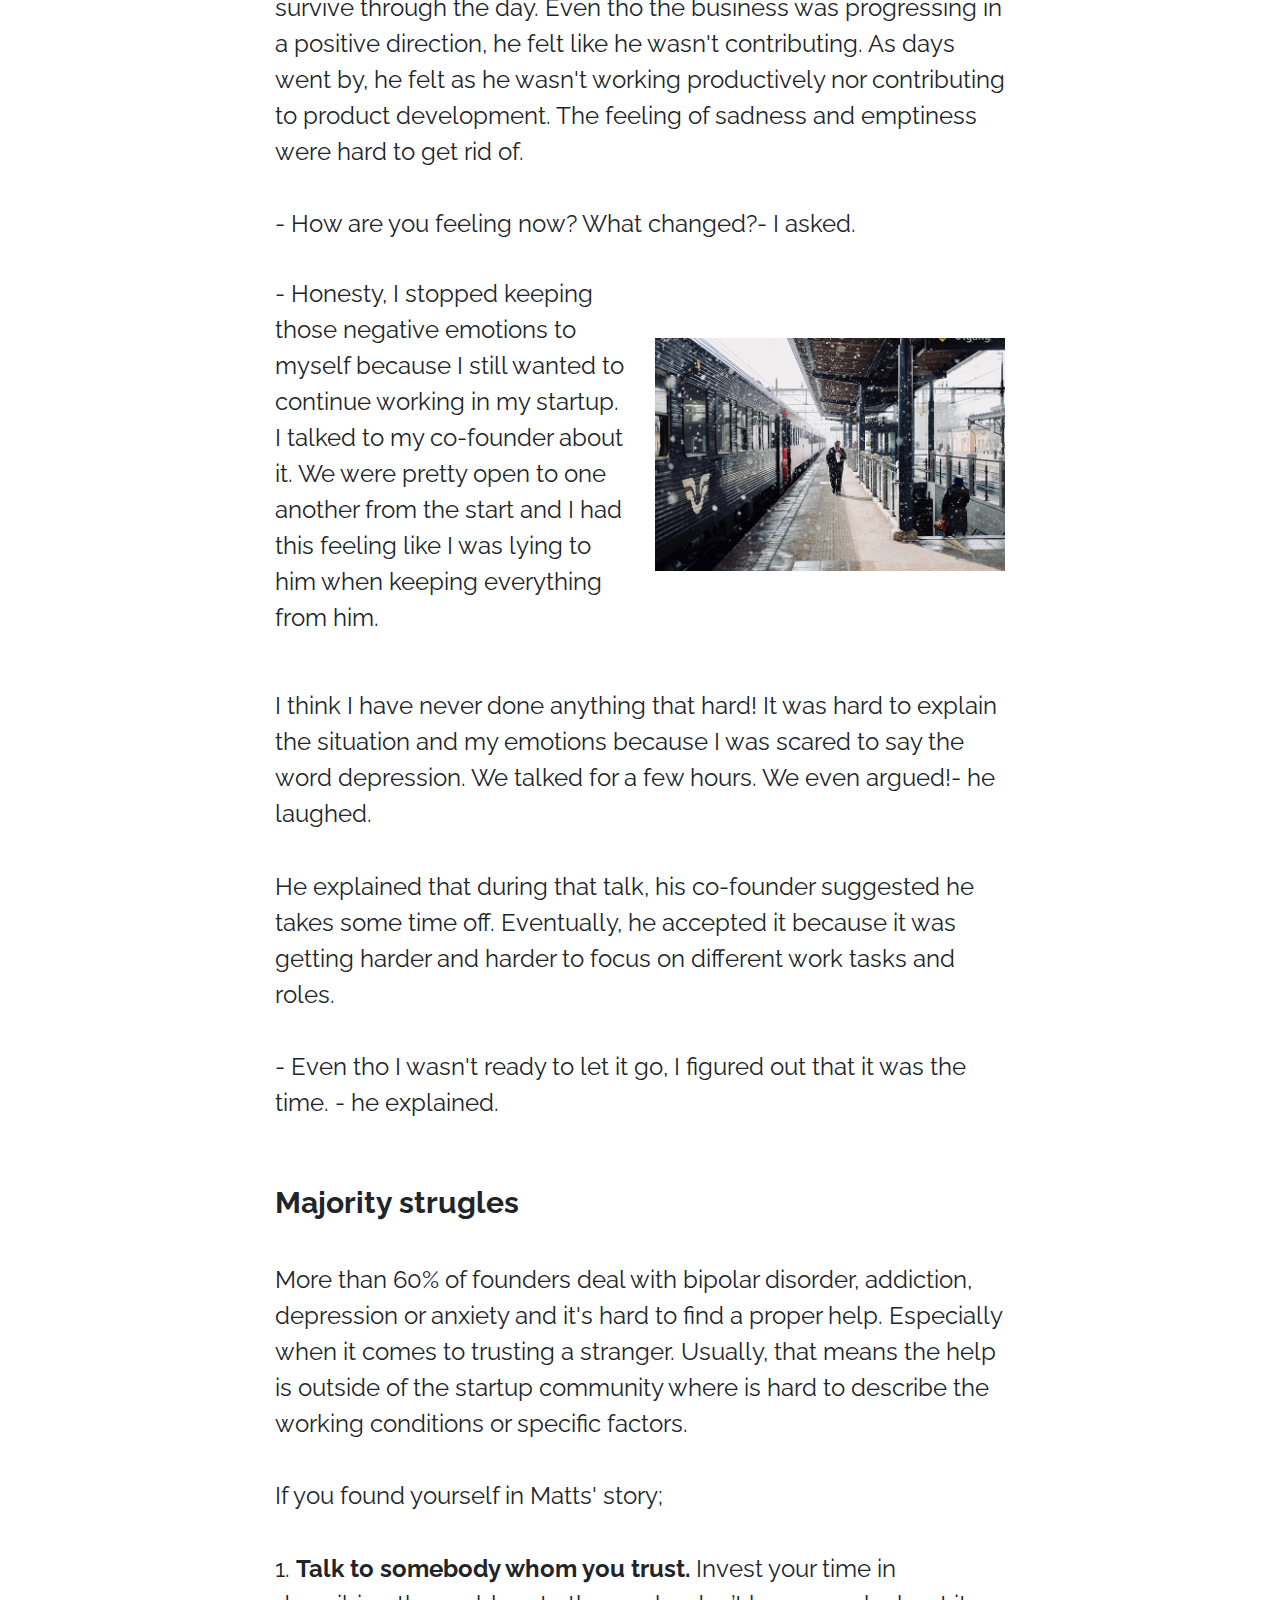
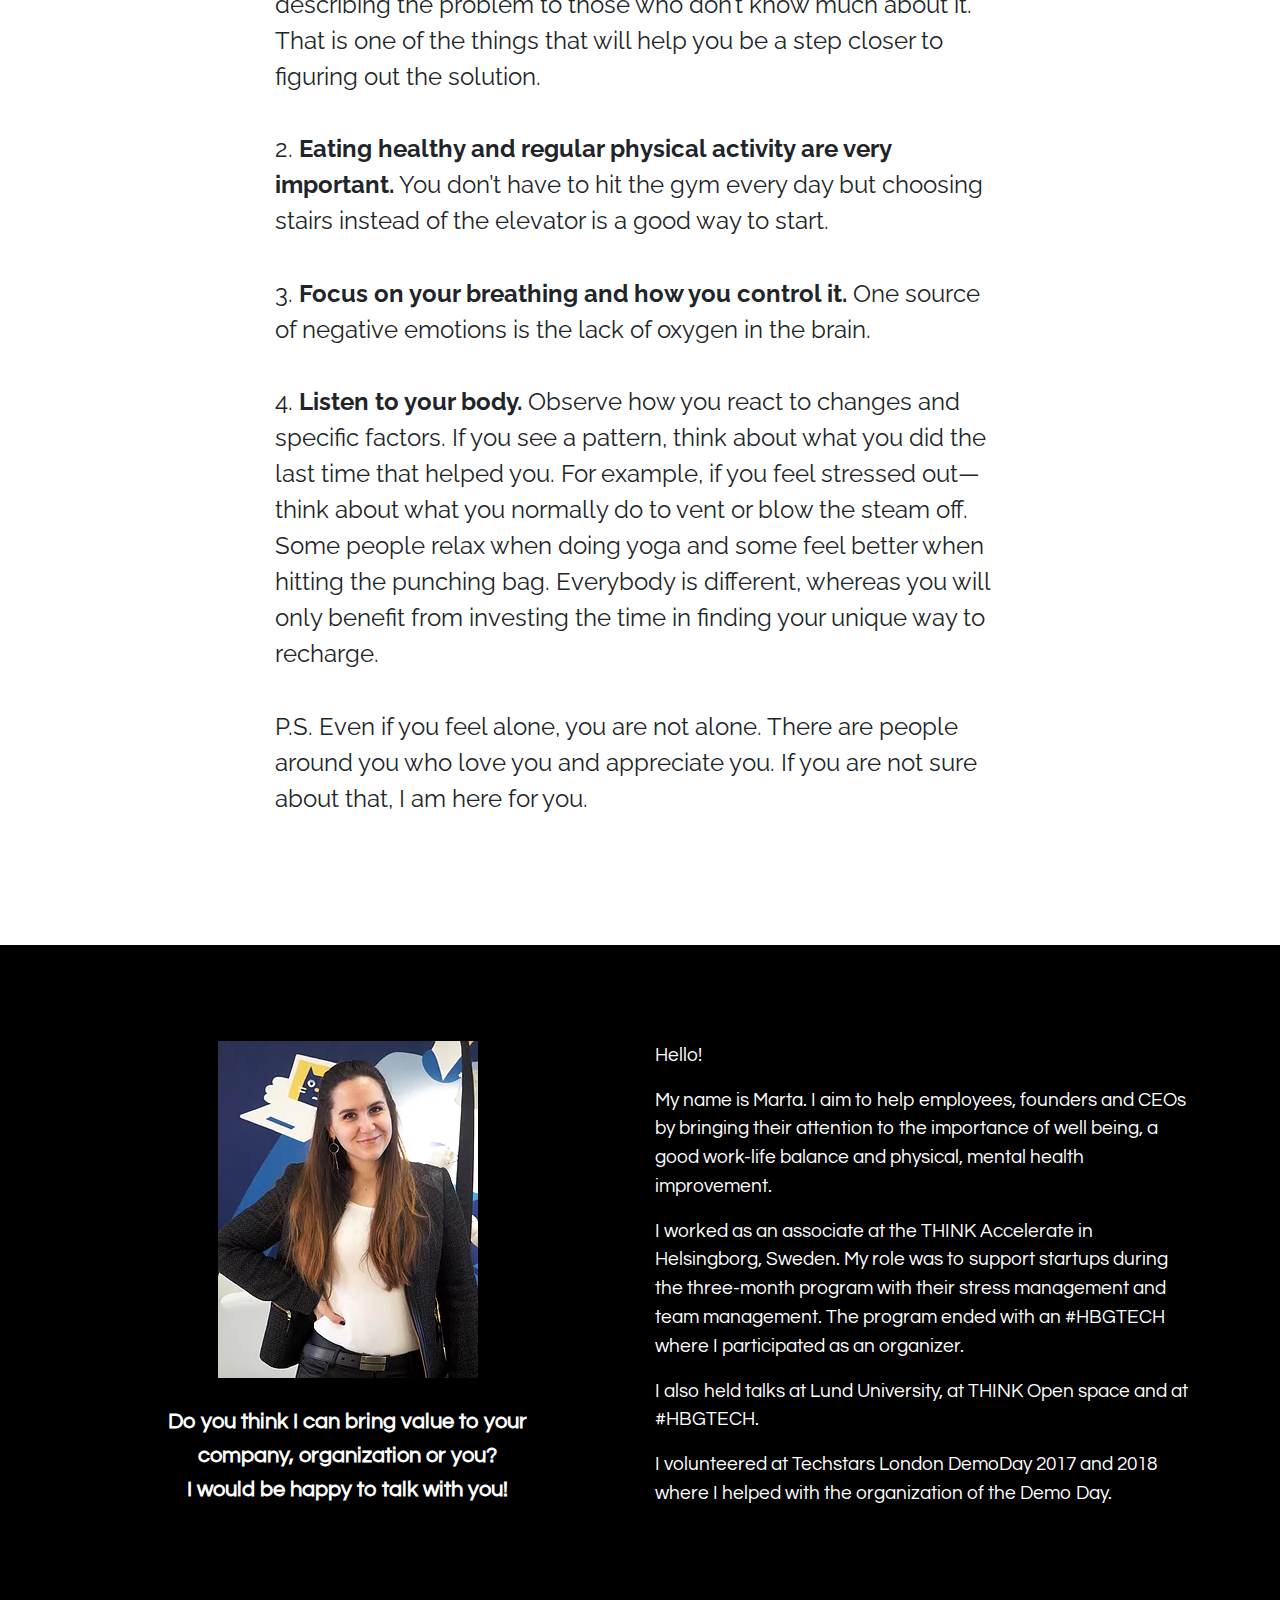
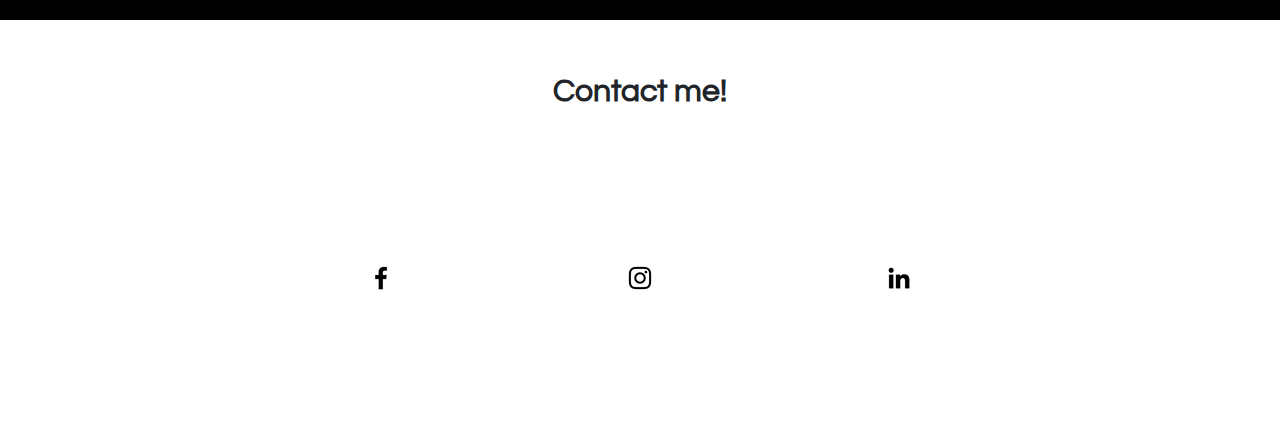
<file: matts-story.html>
<!DOCTYPE html> 
<html lang="en">
    <head>
        <meta charset="UTF-8">
        <meta name="viewport" content="width=device-width, initial-scale=1">

        <link rel="stylesheet" href="https://stackpath.bootstrapcdn.com/bootstrap/4.3.1/css/bootstrap.min.css" integrity="sha384-ggOyR0iXCbMQv3Xipma34MD+dH/1fQ784/j6cY/iJTQUOhcWr7x9JvoRxT2MZw1T" crossorigin="anonymous">
        <link rel="stylesheet" href="https://fonts.googleapis.com/css?family=Questrial|Raleway&display=swap">
        <link rel="stylesheet" href='style.css?v=89123'>
        
        <link rel="apple-touch-icon" sizes="180x180" href="apple-touch-icon.png?v=WG2e3JaenP">
        <link rel="icon" type="image/png" sizes="32x32" href="favicon-32x32.png?v=WG2e3JaenP">
        <link rel="icon" type="image/png" sizes="16x16" href="favicon-16x16.png?v=WG2e3JaenP">
        <link rel="manifest" href="site.webmanifest?v=WG2e3JaenP">
        <link rel="mask-icon" href="safari-pinned-tab.svg?v=WG2e3JaenP" color="#5bbad5">
        <link rel="shortcut icon" href="favicon.ico?v=WG2e3JaenP">
        <link rel="canonical" href="https://www.startupsandmarta.com">

        <meta name="apple-mobile-web-app-title" content="Startups and Marta">
        <meta name="application-name" content="Startups and Marta">
        <meta name="msapplication-TileColor" content="#da532c">
        <meta name="theme-color" content="#ffffff">

        <meta name="SKYPE_TOOLBAR" content="SKYPE_TOOLBAR_PARSER_COMPATIBLE">

        <meta name="description" content="Startups and Marta provides consulting in communication, stress management and overall well-being. I offer free online guides, on-site workshops and courses. Contact me for more information!">
        <meta name="keywords" content="social, startup, startups, marta, mental, health, well, being, consulting, communication, free, online, guide, guides, workshop, workshops, course, courses, soft, skills, softskills, stress, conflict, demo, day, demoday, work, family, balance">

        <meta property="og:title" content="Matts story">
        <meta property="og:description" content="I met Matt over a friend and liked him immediately. His thick eyebrows above deep blue eyes caught my attention while he shook my hand firmly. He was happy to meet me and to tell me about his life.">
        <meta property="og:image" content="https://www.startupsandmarta.com/og/matts-story.png">
        <meta property="og:url" content="https://www.startupsandmarta.com/matts-story.html">
        <meta property="og:site_name" content="Startups and Marta" />
        <meta property="og:type" content="website" />

        <title>S&M | Matts story</title>
    </head>

    <body>
        <nav class="m-navbar fixed-top show-lg">
            <div class="container underline">
                <div class="row">
                    <div class="col-3">
                        <a href="./">
                            <img src="images/logo.webp">
                        </a>
                    </div>
                    <div class="col-9 position-relative">
                        <div class="external-links position-absolute">
                            <a href="https://www.facebook.com/startupsandmarta/" target="_blank">
                                <img src="images/facebook-black.webp">
                            </a>
                            <a href="https://www.instagram.com/startupsandmarta/" target="_blank">
                                <img src="images/instagram-black.webp">
                            </a>
                            <a href="https://www.linkedin.com/company/startupsandmarta/" target="_blank">
                                <img src="images/linkedin-black.webp">
                            </a>
                        </div>
                    </div>
                </div>
            </div>
        </nav>

        <nav class="m-navbar hide-lg">
            <div class="container">
                <div class="row ">
                    <div class="offset-1 col-10 text-center underline">
                        <a href="./">
                            <img src="images/logo.webp" class="max-width-80">
                        </a>
                    </div>
                </div>
                <div class="row">
                    <div class="col-12 text-center mt-3">
                        <a href="https://www.facebook.com/startupsandmarta/" target="_blank" class="d-inline-block">
                            <img src="images/facebook-black.webp">
                        </a>
                        <a href="https://www.instagram.com/startupsandmarta/" target="_blank" class="d-inline-block">
                            <img src="images/instagram-black.webp">
                        </a>
                        <a href="https://www.linkedin.com/company/startupsandmarta/" target="_blank" class="d-inline-block">
                            <img src="images/linkedin-black.webp">
                        </a>
                    </div>
                </div>
            </div>
        </nav>

        <div class="container article-container py-5">
            <div class="row">
                <article class="col-12 offset-lg-1 col-lg-10 offset-xl-2 col-xl-8">
                    <p class="date">Oct 29th, 2018 ⋅ 4 min read</p>
                    <p class="title">Matt's story</p>
                    <p>I met Matt over a friend and liked him immediately. His thick eyebrows above deep blue eyes caught my attention while he shook my hand firmly. He was happy to meet me and to tell me about his life.</p>
                    <p>His story started 30 years ago in Zagreb, Croatia. He grew up in a middle-class family with both parents working as public servants.</p>
                    <p>- I always had everything that I needed. My parents had 8 till 4 jobs so we spent a lot of time together as we would go for long walks with our dog. I was the only child in the family so I had all the attention. It was a really nice period of my life even tho the puberty hit me pretty hard. - he explained.</p>
                    <p>Losing his grandparents and switching schools was hard for him. At that point, partying and hanging out with his friends were more important than studying. But he noticed that he often had really bad mood swings which he connected to alcohol consumption. He ignored it and eventually finished high school. He enrolled in college and decided to engage in different projects. Working on projects made him feel good about himself as he was pretty successful in managing them. Organizing events, meeting new people and even studying semester abroad gave him a whole new perspective on life. He finished his bachelors in electronic engineering and started masters but still have one exam left.</p>
                    <p>- Only one exam? What happened? - I asked.</p>
                    <p>- I got accepted into the accelerator program! - he laughed.</p>
                    <p>The startup that he is a CEO of, he founded as one of the school projects. The University professor wanted Matt to engage in a project as a part of an assignment. He worked on it with his colleagues as one of them proposed to apply to the accelerator program. Matt accepted and that's how he ended his formal education.</p>
                    <p>- Accelerator program helped us a lot! We managed to organize our thoughts, decide on a business plan and took an approach to the costumers. I was very satisfied regarding our work progress but everything was so damn fast! Sometimes I hadn't had time to process all the information that I got. With Demo Day approaching, time pressure was enormous and I broke down.-  he paused and exhaled.</p>
                    <p>I could see that he felt sad as he leaned his head on his arms.</p>
                </article>
                <article class="col-12 p-0">
                    <img src="images/matt.webp" class="responsive-img">
                </article>
                <article class="col-12 offset-lg-1 col-lg-10 offset-xl-2 col-xl-8">
                    <p>- I didn't know what was going on with me. I was so tired and exhausted from everything. I felt so helpless because I knew that I love my job and that I made my choice to pursue this career... Still, something was wrong with me. During the nights I slept OK but when I would wake up in the morning... I just didn't want to get up. And this was not like "Oh, my bed is so warm and cozy that I can sleep more", more like "I can cry my eyeballs out till evening". Mornings were the hardest. Getting up and washing my face would bring me to tears. I was very frustrated when I had these feelings. I mean I still have them but now I can control them better. I was concerned because those feelings were pulling me down and I couldn't handle it as I felt responsible for my business, co-founders and their families. - he said.</p>
                    <p>Matt doesn't believe anybody knew what was going on with him. When arriving at the office, he would put on a fake smile and survive through the day. Even tho the business was progressing in a positive direction, he felt like he wasn't contributing. As days went by, he felt as he wasn't working productively nor contributing to product development. The feeling of sadness and emptiness were hard to get rid of.</p>
                    <p>- How are you feeling now? What changed?- I asked.</p>
                    <div class="container px-0">
                        <div class="row mt-2 mb-4">
                            <article class="col-12 col-md-6">
                                <p>- Honesty, I stopped keeping those negative emotions to myself because I still wanted to continue working in my startup. I talked to my co-founder about it. We were pretty open to one another from the start and I had this feeling like I was lying to him when keeping everything from him.</p>
                            </article>
                            <article class="col-12 col-md-6">
                                <div class="side-picture side-train-station"></div>
                            </article>
                        </div>
                    </div>
                    <p>I think I have never done anything that hard! It was hard to explain the situation and my emotions because I was scared to say the word depression. We talked for a few hours. We even argued!- he laughed.</p>
                    <p>He explained that during that talk, his co-founder suggested he takes some time off. Eventually, he accepted it because it was getting harder and harder to focus on different work tasks and roles.</p>
                    <p>- Even tho I wasn't ready to let it go, I figured out that it was the time. - he explained.</p>
                    <p class="subtitle">Majority strugles</p>
                    <p>More than 60% of founders deal with bipolar disorder, addiction, depression or anxiety and it's hard to find a proper help. Especially when it comes to trusting a stranger. Usually, that means the help is outside of the startup community where is hard to describe the working conditions or specific factors. </p>
                    <p>If you found yourself in Matts' story;</p>
                    <p>1. <span>Talk to somebody whom you trust.</span> Invest your time in describing the problem to those who don’t know much about it. That is one of the things that will help you be a step closer to figuring out the solution.</p>
                    <p>2. <span>Eating healthy and regular physical activity are very important.</span> You don’t have to hit the gym every day but choosing stairs instead of the elevator is a good way to start.</p>
                    <p>3. <span>Focus on your breathing and how you control it.</span> One source of negative emotions is the lack of oxygen in the brain.</p>
                    <p>4. <span>Listen to your body.</span> Observe how you react to changes and specific factors. If you see a pattern, think about what you did the last time that helped you. For example, if you feel stressed out— think about what you normally do to vent or blow the steam off. Some people relax when doing yoga and some feel better when hitting the punching bag. Everybody is different, whereas you will only benefit from investing the time in finding your unique way to recharge.</p>
                    <p>P.S. Even if you feel alone, you are not alone. There are people around you who love you and appreciate you. If you are not sure about that, I am here for you.</p>
                </article>
            </div>
        </div>

        <div class="bio-container">
            <div class="container">
                <div class="row py-5">
                    <div  class="col-12 col-lg-6 py-5 pl-0">
                        <img class="bio-image" src="images/marta.webp">
                        <p class="cta hide-sm show-lg">
                            Do you think I can bring value to your company, organization or you? <br>
                            I would be happy to talk with you!
                        </p>
                    </div>
                    <div class="offset-1 offset-sm-0 col-10 col-sm-12 col-lg-6 py-5">
                        <p>
                            Hello!
                        </p>
                        <p>
                            My name is Marta. I aim to help employees, founders and CEOs by bringing their attention to the importance of well being, a good work-life balance and physical, mental health improvement.
                        </p>
                        <p>
                            I worked as an associate at the THINK Accelerate in Helsingborg, Sweden. My role was to support startups during the three-month program with their stress management and team management. The program ended with an #HBGTECH where I participated as an organizer.
                        </p>
                        <p>
                            I also held talks at Lund University, at THINK Open space and at #HBGTECH.
                        </p>
                        <p>
                            I volunteered at Techstars London DemoDay 2017 and 2018 where I helped with the organization of the Demo Day.
                        </p>
                    </div>
                    <div class="hide-lg col-12">
                        <p class="cta">
                            Do you think I can bring value to your company, organization or you? <br>
                            I would be happy to have a talk with you!
                        </p>
                    </div>
                </div>
            </div>
        </div>

        <div class="container contact-me">
                <div class="row">
                    <div class="col-12 text-center font-weight-bold mt-5">
                        Contact me!
                    </div>
                </div>
                <div class="row">
                    <div class="col-12 my-5 text-center links">
                        <a href="https://www.facebook.com/startupsandmarta/" target="_blank" class="d-inline-block">
                            <img src="images/facebook-black.webp">
                        </a>
                        <a href="https://www.instagram.com/startupsandmarta/" target="_blank" class="d-inline-block">
                            <img src="images/instagram-black.webp">
                        </a>
                        <a href="https://www.linkedin.com/company/startupsandmarta/" target="_blank" class="d-inline-block">
                            <img src="images/linkedin-black.webp">
                        </a>
                    </div>
                </div>
        </div>
    </body>
</html>
</file>
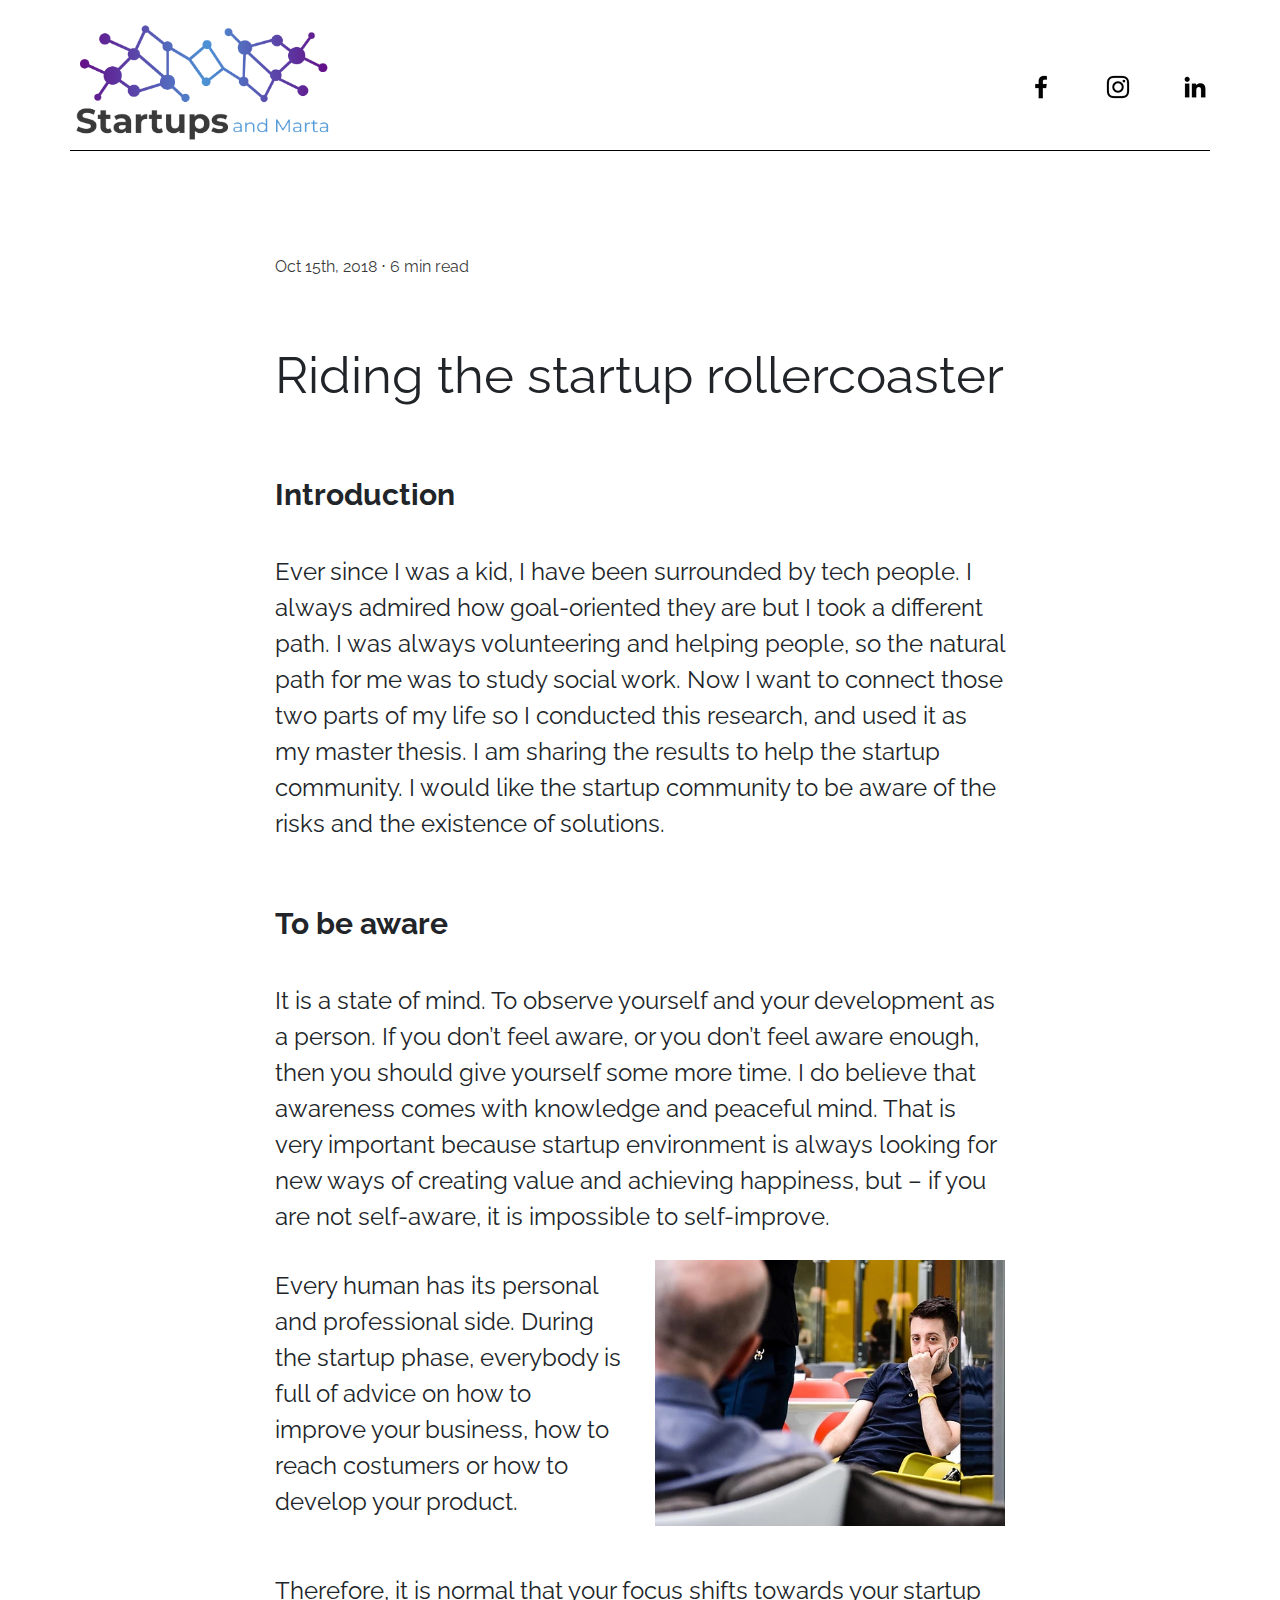
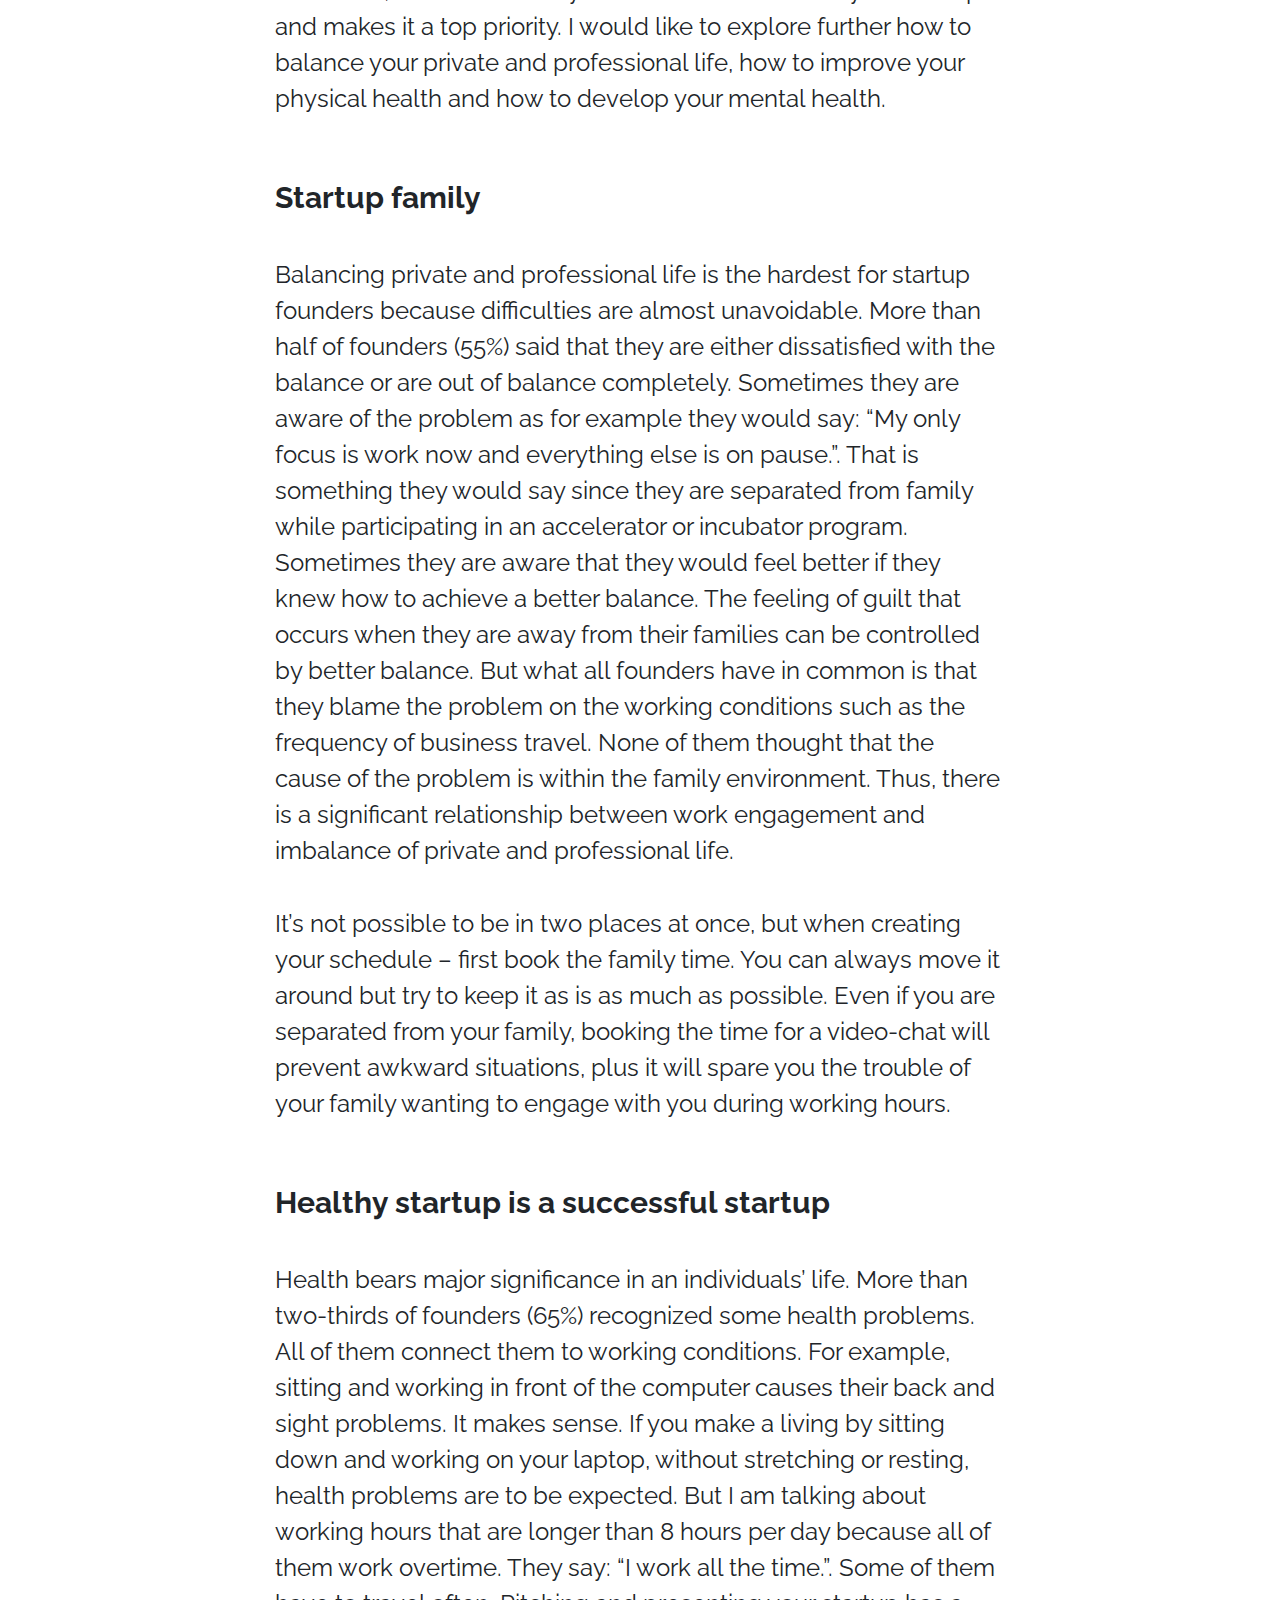
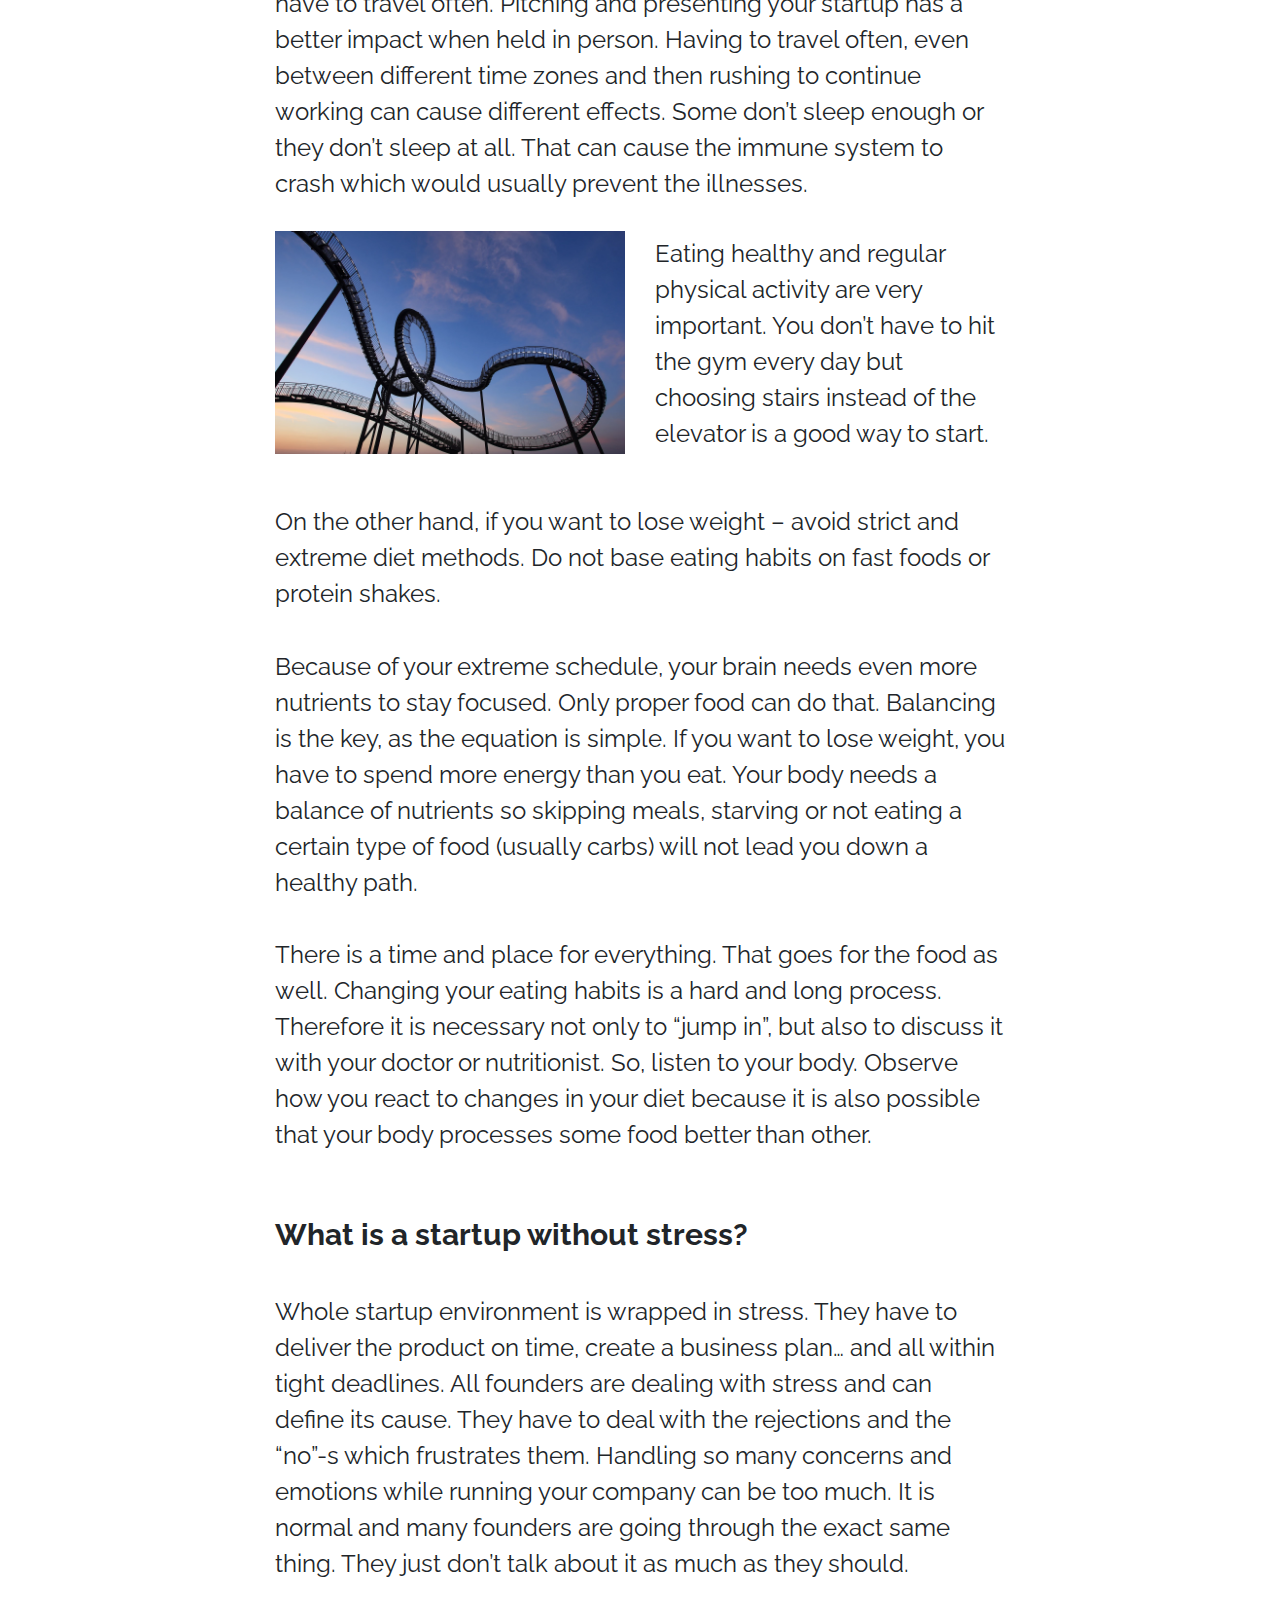
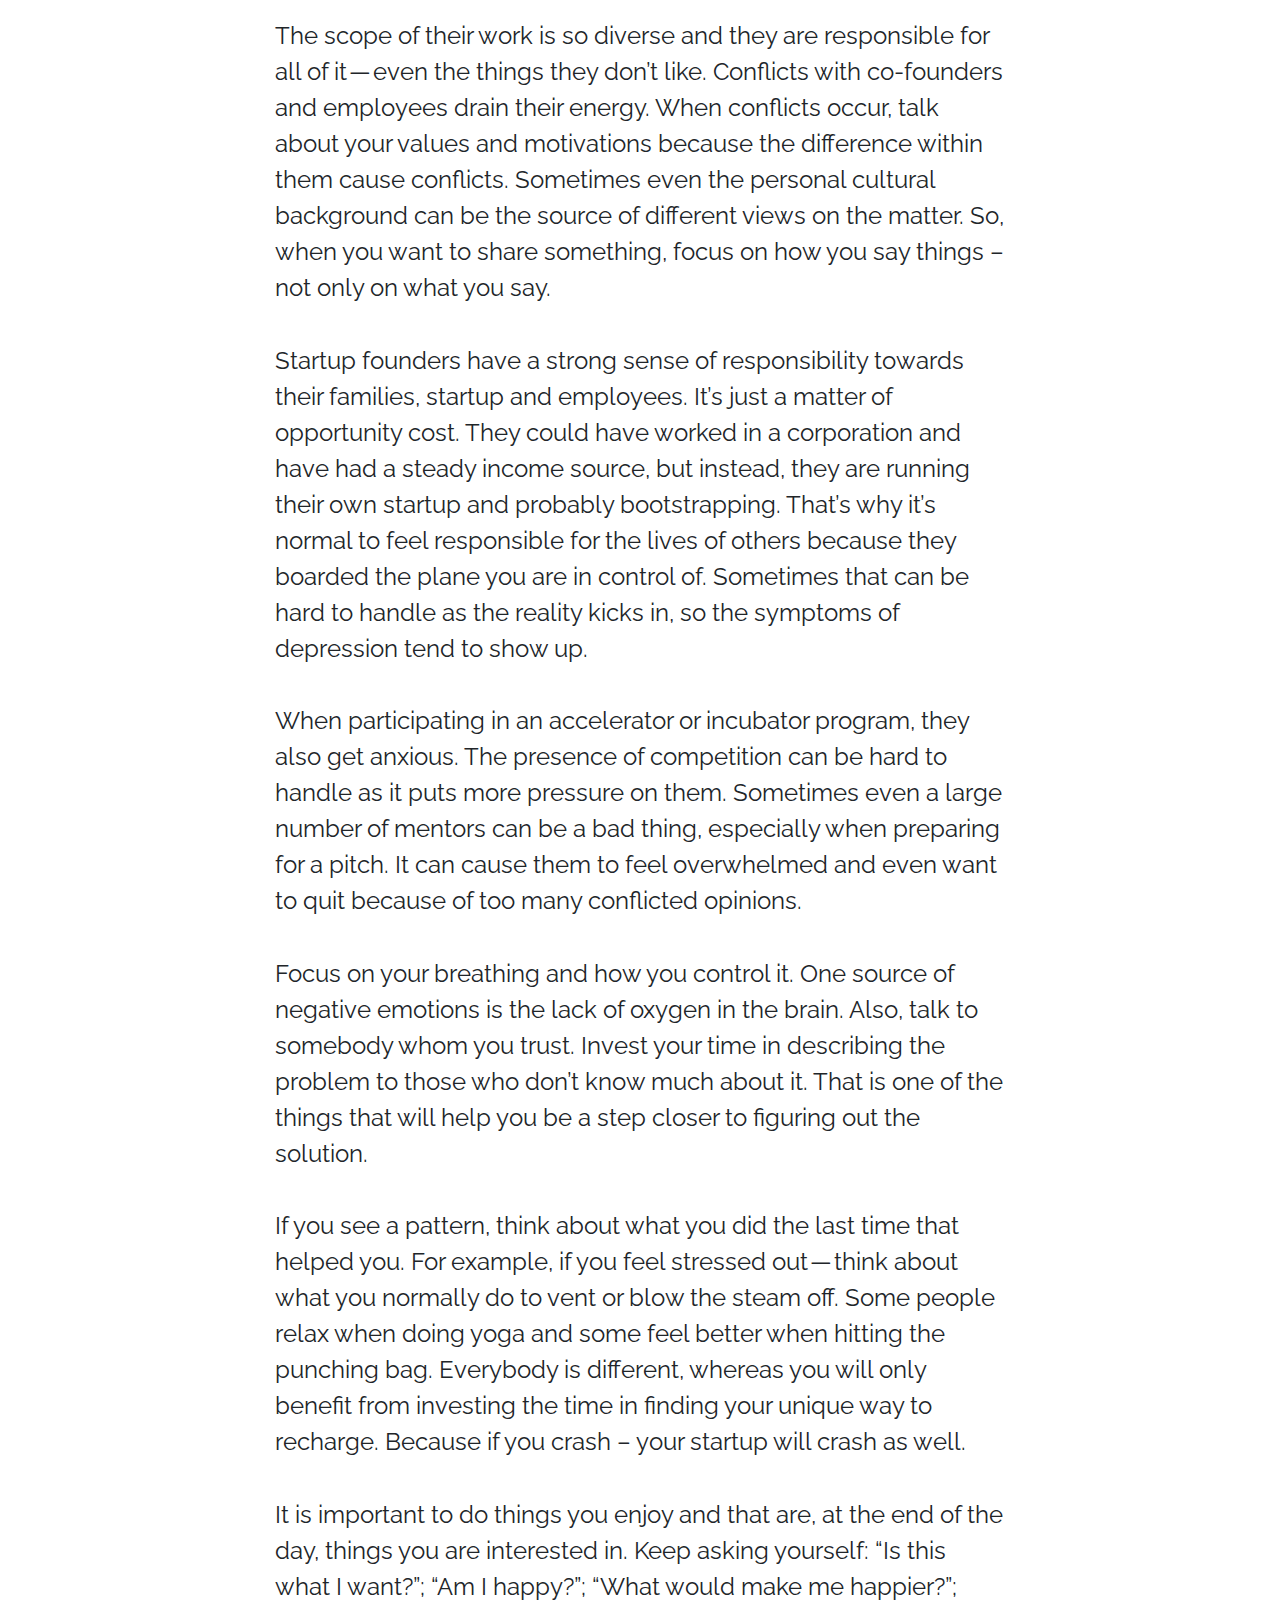
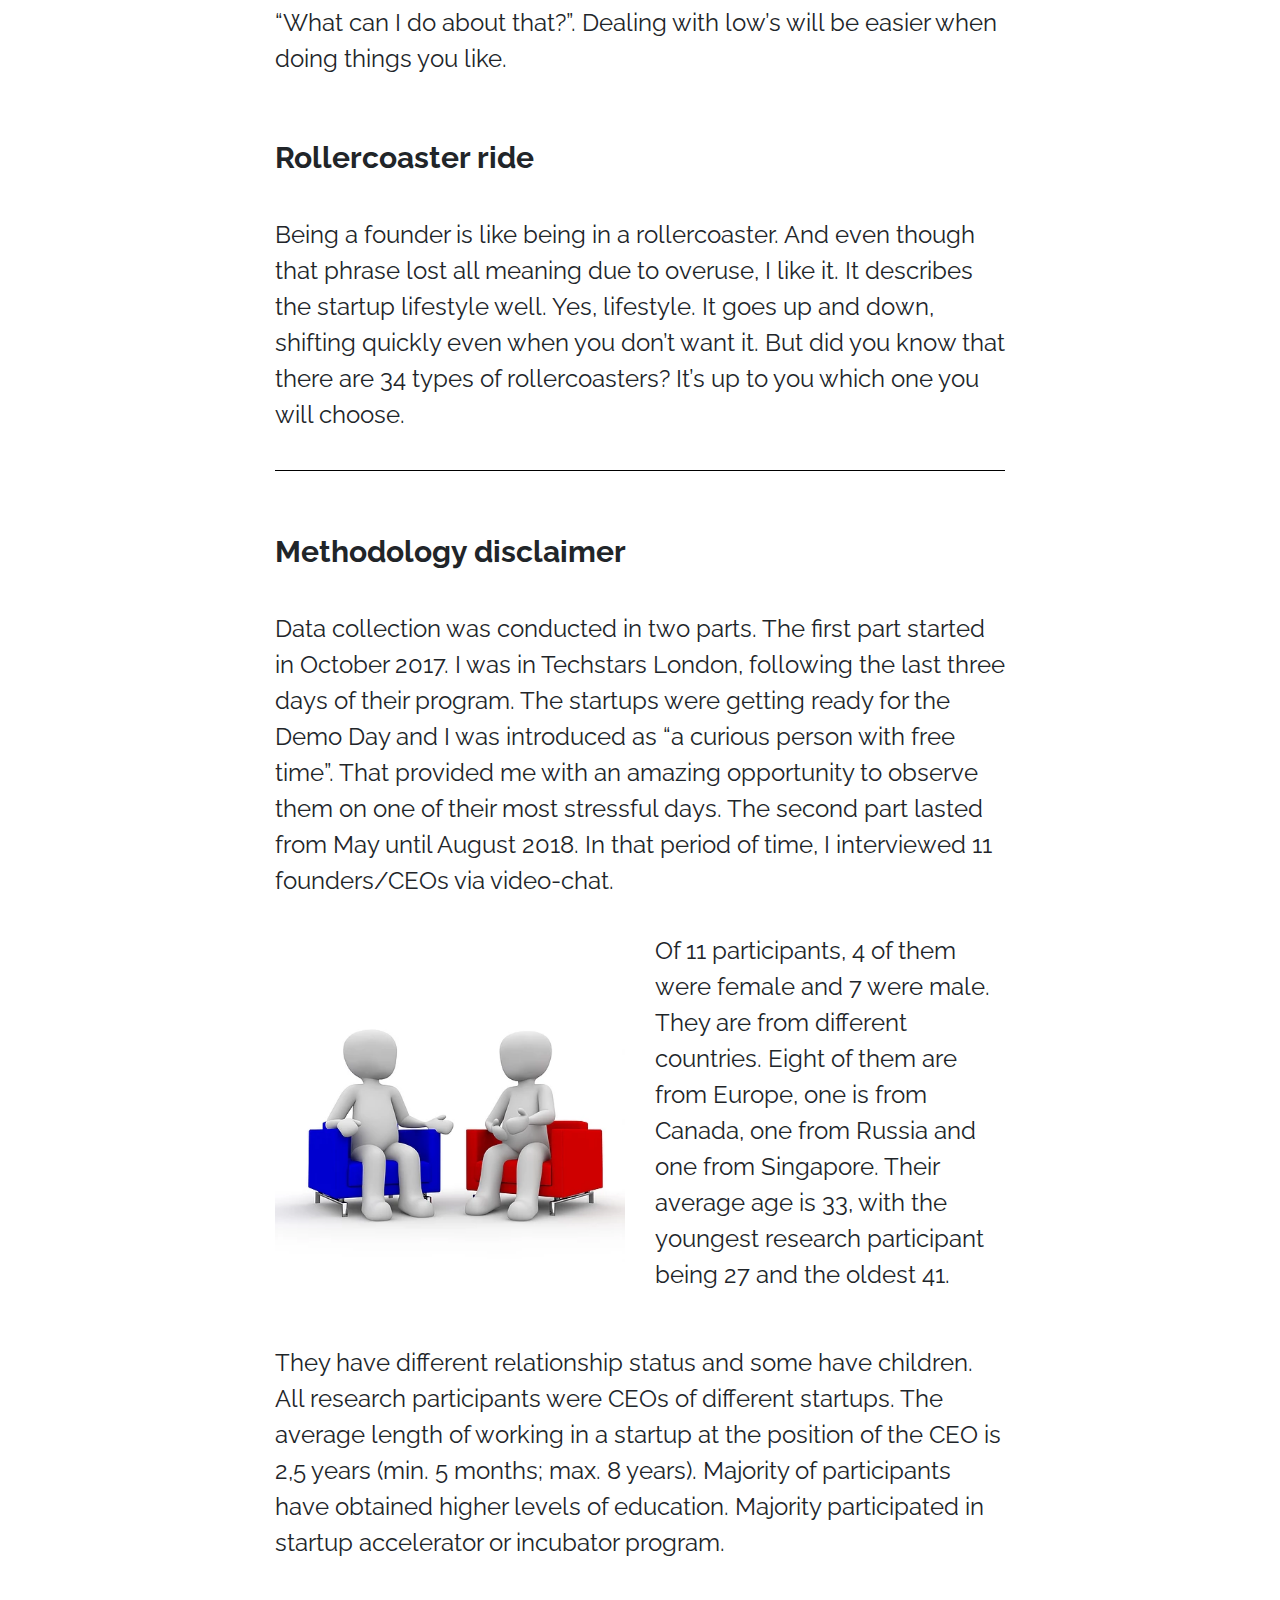
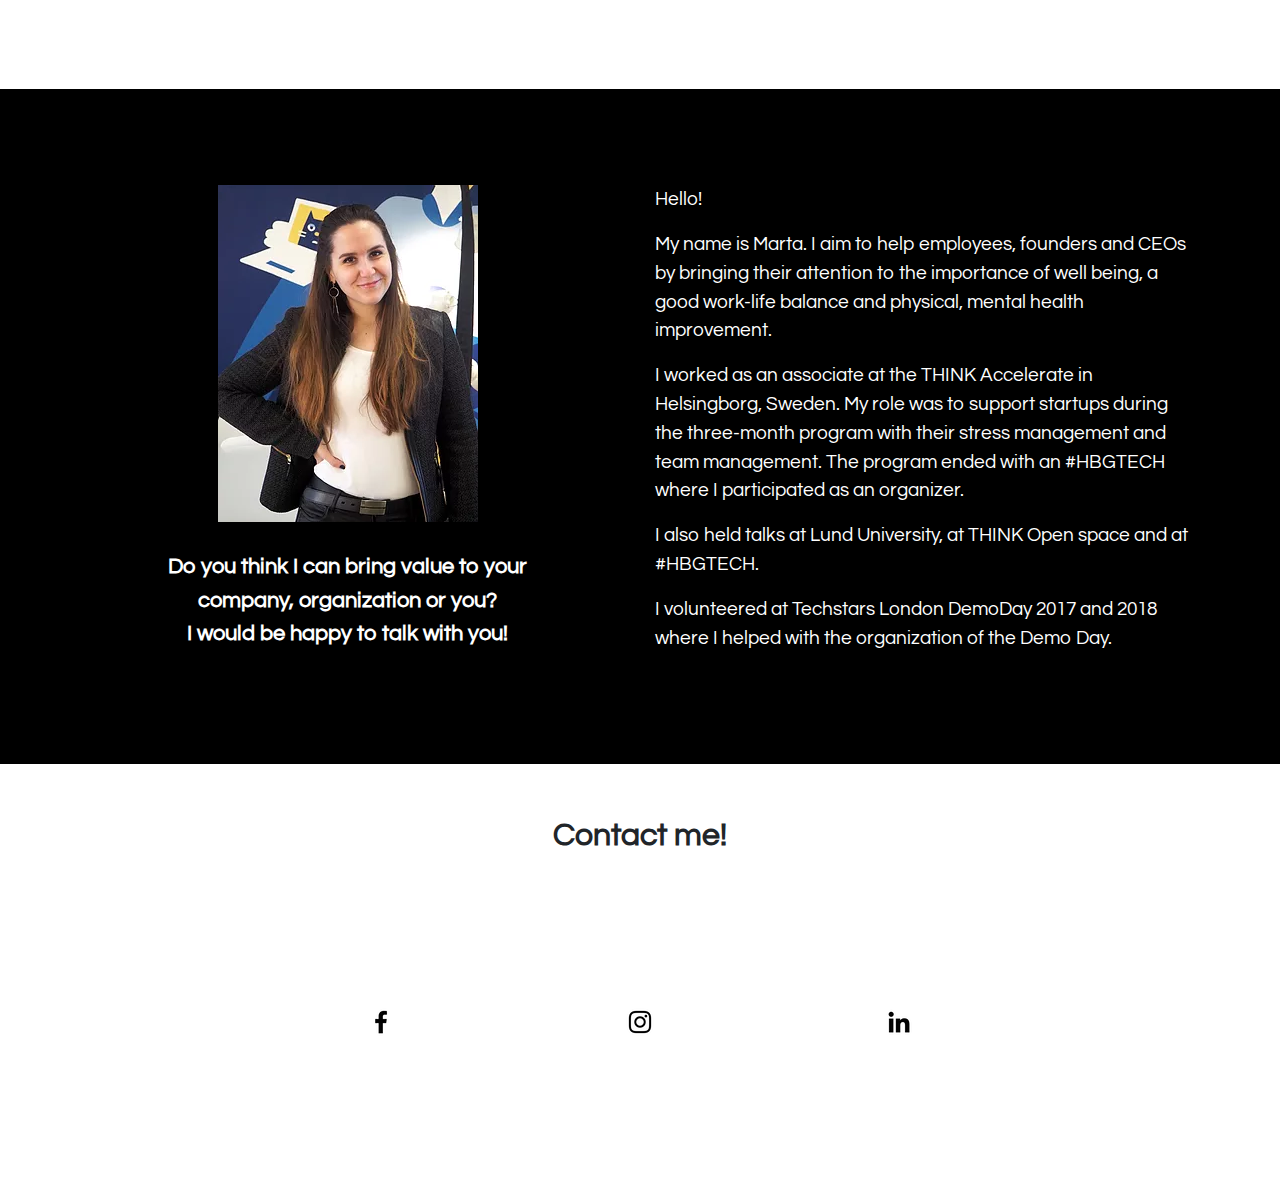
<file: riding-the-startup-rollercoaster.html>
<!DOCTYPE html> 
<html lang="en">
    <head>
        <meta charset="UTF-8">
        <meta name="viewport" content="width=device-width, initial-scale=1">

        <link rel="stylesheet" href="https://stackpath.bootstrapcdn.com/bootstrap/4.3.1/css/bootstrap.min.css" integrity="sha384-ggOyR0iXCbMQv3Xipma34MD+dH/1fQ784/j6cY/iJTQUOhcWr7x9JvoRxT2MZw1T" crossorigin="anonymous">
        <link rel="stylesheet" href="https://fonts.googleapis.com/css?family=Questrial|Raleway&display=swap">
        <link rel="stylesheet" href='style.css?v=89123'>
        
        <link rel="apple-touch-icon" sizes="180x180" href="apple-touch-icon.png?v=WG2e3JaenP">
        <link rel="icon" type="image/png" sizes="32x32" href="favicon-32x32.png?v=WG2e3JaenP">
        <link rel="icon" type="image/png" sizes="16x16" href="favicon-16x16.png?v=WG2e3JaenP">
        <link rel="manifest" href="site.webmanifest?v=WG2e3JaenP">
        <link rel="mask-icon" href="safari-pinned-tab.svg?v=WG2e3JaenP" color="#5bbad5">
        <link rel="shortcut icon" href="favicon.ico?v=WG2e3JaenP">
        <link rel="canonical" href="https://www.startupsandmarta.com">

        <meta name="apple-mobile-web-app-title" content="Startups and Marta">
        <meta name="application-name" content="Startups and Marta">
        <meta name="msapplication-TileColor" content="#da532c">
        <meta name="theme-color" content="#ffffff">

        <meta name="SKYPE_TOOLBAR" content="SKYPE_TOOLBAR_PARSER_COMPATIBLE">

        <meta name="description" content="Startups and Marta provides consulting in communication, stress management and overall well-being. I offer free online guides, on-site workshops and courses. Contact me for more information!">
        <meta name="keywords" content="social, startup, startups, marta, mental, health, well, being, consulting, communication, free, online, guide, guides, workshop, workshops, course, courses, soft, skills, softskills, stress, conflict, demo, day, demoday, work, family, balance">

        <meta property="og:title" content="Riding the startup rollercoaster">
        <meta property="og:description" content="Ever since I was a kid, I have been surrounded by tech people. I always admired how goal-oriented they are but I took a different path. I was always volunteering and helping people, so the natural path for me was to study social work. Now I want to connect those two parts of my life so I conducted this research, and used it as my master thesis. I am sharing the results to help the startup community. I would like the startup community to be aware of the risks and the existence of solutions.">
        <meta property="og:image" content="https://www.startupsandmarta.com/og/riding-the-startup-rollercoaster.png">
        <meta property="og:url" content="https://www.startupsandmarta.com/riding-the-startup-rollercoaster.html">
        <meta property="og:site_name" content="Startups and Marta" />
        <meta property="og:type" content="website" />

        <title>S&M | Riding the startup rollercoaster</title>
    </head>

    <body>
        <nav class="m-navbar fixed-top show-lg">
            <div class="container underline">
                <div class="row">
                    <div class="col-3">
                        <a href="./">
                            <img src="images/logo.webp">
                        </a>
                    </div>
                    <div class="col-9 position-relative">
                        <div class="external-links position-absolute">
                            <a href="https://www.facebook.com/startupsandmarta/" target="_blank">
                                <img src="images/facebook-black.webp">
                            </a>
                            <a href="https://www.instagram.com/startupsandmarta/" target="_blank">
                                <img src="images/instagram-black.webp">
                            </a>
                            <a href="https://www.linkedin.com/company/startupsandmarta/" target="_blank">
                                <img src="images/linkedin-black.webp">
                            </a>
                        </div>
                    </div>
                </div>
            </div>
        </nav>

        <nav class="m-navbar hide-lg">
            <div class="container">
                <div class="row ">
                    <div class="offset-1 col-10 text-center underline">
                        <a href="./">
                            <img src="images/logo.webp" class="max-width-80">
                        </a>
                    </div>
                </div>
                <div class="row">
                    <div class="col-12 text-center mt-3">
                        <a href="https://www.facebook.com/startupsandmarta/" target="_blank" class="d-inline-block">
                            <img src="images/facebook-black.webp">
                        </a>
                        <a href="https://www.instagram.com/startupsandmarta/" target="_blank" class="d-inline-block">
                            <img src="images/instagram-black.webp">
                        </a>
                        <a href="https://www.linkedin.com/company/startupsandmarta/" target="_blank" class="d-inline-block">
                            <img src="images/linkedin-black.webp">
                        </a>
                    </div>
                </div>
            </div>
        </nav>

        <div class="container article-container py-5">
            <div class="row">
                <article class="col-12 offset-lg-1 col-lg-10 offset-xl-2 col-xl-8">
                    <p class="date">Oct 15th, 2018 ⋅ 6 min read</p>
                    <p class="title">Riding the startup rollercoaster</p>
                    <p class="subtitle">Introduction</p>
                    <p>Ever since I was a kid, I have been surrounded by tech people. I always admired how goal-oriented they are but I took a different path. I was always volunteering and helping people, so the natural path for me was to study social work. Now I want to connect those two parts of my life so I conducted this research, and used it as my master thesis. I am sharing the results to help the startup community. I would like the startup community to be aware of the risks and the existence of solutions.</p>
                    <p class="subtitle">To be aware</p>
                    <p>It is a state of mind. To observe yourself and your development as a person. If you don’t feel aware, or you don’t feel aware enough, then you should give yourself some more time. I do believe that awareness comes with knowledge and peaceful mind. That is very important because startup environment is always looking for new ways of creating value and achieving happiness, but – if you are not self-aware, it is impossible to self-improve.</p>
                    <div class="container px-0">
                        <div class="row mt-2 mb-4">
                            <article class="col-12 col-md-6">
                                <p>Every human has its personal and professional side. During the startup phase, everybody is full of advice on how to improve your business, how to reach costumers or how to develop your product.</p>
                            </article>
                            <article class="col-12 col-md-6">
                                <div class="side-picture side-marko"></div>
                            </article>
                        </div>
                    </div>
                    <p>Therefore, it is normal that your focus shifts towards your startup and makes it a top priority. I would like to explore further how to balance your private and professional life, how to improve your physical health and how to develop your mental health.</p>
                    <p class="subtitle">Startup family</p>
                    <p>Balancing private and professional life is the hardest for startup founders because difficulties are almost unavoidable. More than half of founders (55%) said that they are either dissatisfied with the balance or are out of balance completely. Sometimes they are aware of the problem as for example they would say: “My only focus is work now and everything else is on pause.”. That is something they would say since they are separated from family while participating in an accelerator or incubator program. Sometimes they are aware that they would feel better if they knew how to achieve a better balance. The feeling of guilt that occurs when they are away from their families can be controlled by better balance. But what all founders have in common is that they blame the problem on the working conditions such as the frequency of business travel. None of them thought that the cause of the problem is within the family environment. Thus, there is a significant relationship between work engagement and imbalance of private and professional life.  </p>
                    <p>It’s not possible to be in two places at once, but when creating your schedule – first book the family time. You can always move it around but try to keep it as is as much as possible. Even if you are separated from your family, booking the time for a video-chat will prevent awkward situations, plus it will spare you the trouble of your family wanting to engage with you during working hours.</p>
                    <p class="subtitle">Healthy startup is a successful startup</p>
                    <p>Health bears major significance in an individuals’ life. More than two-thirds of founders (65%) recognized some health problems. All of them connect them to working conditions. For example, sitting and working in front of the computer causes their back and sight problems. It makes sense. If you make a living by sitting down and working on your laptop, without stretching or resting, health problems are to be expected. But I am talking about working hours that are longer than 8 hours per day because all of them work overtime. They say: “I work all the time.”. Some of them have to travel often. Pitching and presenting your startup has a better impact when held in person. Having to travel often, even between different time zones and then rushing to continue working can cause different effects. Some don’t sleep enough or they don’t sleep at all. That can cause the immune system to crash which would usually prevent the illnesses.</p>
                    <div class="container px-0">
                        <div class="row mt-2 mb-4">
                            <article class="col-12 col-md-6">
                                <div class="side-picture side-rollercoaster"></div>
                            </article>
                            <article class="col-12 col-md-6">
                                <p>Eating healthy and regular physical activity are very important. You don’t have to hit the gym every day but choosing stairs instead of the elevator is a good way to start.</p>
                            </article>
                        </div>
                    </div>
                    <p>On the other hand, if you want to lose weight – avoid strict and extreme diet methods. Do not base eating habits on fast foods or protein shakes.</p>
                    <p>Because of your extreme schedule, your brain needs even more nutrients to stay focused. Only proper food can do that. Balancing is the key, as the equation is simple. If you want to lose weight, you have to spend more energy than you eat. Your body needs a balance of nutrients so skipping meals, starving or not eating a certain type of food (usually carbs) will not lead you down a healthy path.</p>
                    <p>There is a time and place for everything. That goes for the food as well. Changing your eating habits is a hard and long process. Therefore it is necessary not only to “jump in”, but also to discuss it with your doctor or nutritionist. So, listen to your body. Observe how you react to changes in your diet because it is also possible that your body processes some food better than other.</p>
                    <p class="subtitle">What is a startup without stress?</p>
                    <p>Whole startup environment is wrapped in stress. They have to deliver the product on time, create a business plan… and all within tight deadlines. All founders are dealing with stress and can define its cause. They have to deal with the rejections and the “no”-s which frustrates them. Handling so many concerns and emotions while running your company can be too much. It is normal and many founders are going through the exact same thing. They just don’t talk about it as much as they should.</p>
                    <p>The scope of their work is so diverse and they are responsible for all of it — even the things they don’t like. Conflicts with co-founders and employees drain their energy. When conflicts occur, talk about your values and motivations because the difference within them cause conflicts. Sometimes even the personal cultural background can be the source of different views on the matter. So, when you want to share something, focus on how you say things – not only on what you say.</p>
                    <p>Startup founders have a strong sense of responsibility towards their families, startup and employees. It’s just a matter of opportunity cost. They could have worked in a corporation and have had a steady income source, but instead, they are running their own startup and probably bootstrapping. That’s why it’s normal to feel responsible for the lives of others because they boarded the plane you are in control of. Sometimes that can be hard to handle as the reality kicks in, so the symptoms of depression tend to show up.</p>
                    <p>When participating in an accelerator or incubator program, they also get anxious. The presence of competition can be hard to handle as it puts more pressure on them. Sometimes even a large number of mentors can be a bad thing, especially when preparing for a pitch. It can cause them to feel overwhelmed and even want to quit because of too many conflicted opinions. </p>
                    <p>Focus on your breathing and how you control it. One source of negative emotions is the lack of oxygen in the brain. Also, talk to somebody whom you trust. Invest your time in describing the problem to those who don’t know much about it. That is one of the things that will help you be a step closer to figuring out the solution.</p>
                    <p>If you see a pattern, think about what you did the last time that helped you. For example, if you feel stressed out — think about what you normally do to vent or blow the steam off. Some people relax when doing yoga and some feel better when hitting the punching bag. Everybody is different, whereas you will only benefit from investing the time in finding your unique way to recharge. Because if you crash – your startup will crash as well.</p>
                    <p>It is important to do things you enjoy and that are, at the end of the day, things you are interested in. Keep asking yourself: “Is this what I want?”; “Am I happy?”; “What would make me happier?”; “What can I do about that?”. Dealing with low’s will be easier when doing things you like.</p>
                    <p class="subtitle">Rollercoaster ride</p>
                    <p>Being a founder is like being in a rollercoaster. And even though that phrase lost all meaning due to overuse, I like it. It describes the startup lifestyle well. Yes, lifestyle. It goes up and down, shifting quickly even when you don’t want it. But did you know that there are 34 types of rollercoasters? It’s up to you which one you will choose.</p>
                    <p class="underline"></p>
                    <p class="subtitle">Methodology disclaimer</p>
                    <p>Data collection was conducted in two parts. The first part started in October 2017. I was in Techstars London, following the last three days of their program. The startups were getting ready for the Demo Day and I was introduced as “a curious person with free time”. That provided me with an amazing opportunity to observe them on one of their most stressful days. The second part lasted from May until August 2018. In that period of time, I interviewed 11 founders/CEOs via video-chat.</p>
                    <div class="container px-0">
                        <div class="row mt-2 mb-4">
                            <article class="col-12 col-md-6">
                                <div class="side-picture side-debate"></div>
                            </article>
                            <article class="col-12 col-md-6">
                                <p>Of 11 participants, 4 of them were female and 7 were male. They are from different countries. Eight of them are from Europe, one is from Canada, one from Russia and one from Singapore. Their average age is 33, with the youngest research participant being 27 and the oldest 41.</p>
                            </article>
                        </div>
                    </div>
                    <p>They have different relationship status and some have children. All research participants were CEOs of different startups. The average length of working in a startup at the position of the CEO is 2,5 years (min. 5 months; max. 8 years). Majority of participants have obtained higher levels of education. Majority participated in startup accelerator or incubator program.</p>
                </article>
            </div>
        </div>

        <div class="bio-container">
            <div class="container">
                <div class="row py-5">
                    <div  class="col-12 col-lg-6 py-5 pl-0">
                        <img class="bio-image" src="images/marta.webp">
                        <p class="cta hide-sm show-lg">
                            Do you think I can bring value to your company, organization or you? <br>
                            I would be happy to talk with you!
                        </p>
                    </div>
                    <div class="offset-1 offset-sm-0 col-10 col-sm-12 col-lg-6 py-5">
                        <p>
                            Hello!
                        </p>
                        <p>
                            My name is Marta. I aim to help employees, founders and CEOs by bringing their attention to the importance of well being, a good work-life balance and physical, mental health improvement.
                        </p>
                        <p>
                            I worked as an associate at the THINK Accelerate in Helsingborg, Sweden. My role was to support startups during the three-month program with their stress management and team management. The program ended with an #HBGTECH where I participated as an organizer.
                        </p>
                        <p>
                            I also held talks at Lund University, at THINK Open space and at #HBGTECH.
                        </p>
                        <p>
                            I volunteered at Techstars London DemoDay 2017 and 2018 where I helped with the organization of the Demo Day.
                        </p>
                    </div>
                    <div class="hide-lg col-12">
                        <p class="cta">
                            Do you think I can bring value to your company, organization or you? <br>
                            I would be happy to talk with you!
                        </p>
                    </div>
                </div>
            </div>
        </div>

        <div class="container contact-me">
                <div class="row">
                    <div class="col-12 text-center font-weight-bold mt-5">
                        Contact me!
                    </div>
                </div>
                <div class="row">
                    <div class="col-12 my-5 text-center links">
                        <a href="https://www.facebook.com/startupsandmarta/" target="_blank" class="d-inline-block">
                            <img src="images/facebook-black.webp">
                        </a>
                        <a href="https://www.instagram.com/startupsandmarta/" target="_blank" class="d-inline-block">
                            <img src="images/instagram-black.webp">
                        </a>
                        <a href="https://www.linkedin.com/company/startupsandmarta/" target="_blank" class="d-inline-block">
                            <img src="images/linkedin-black.webp">
                        </a>
                    </div>
                </div>
        </div>
    </body>
</html>
</file>
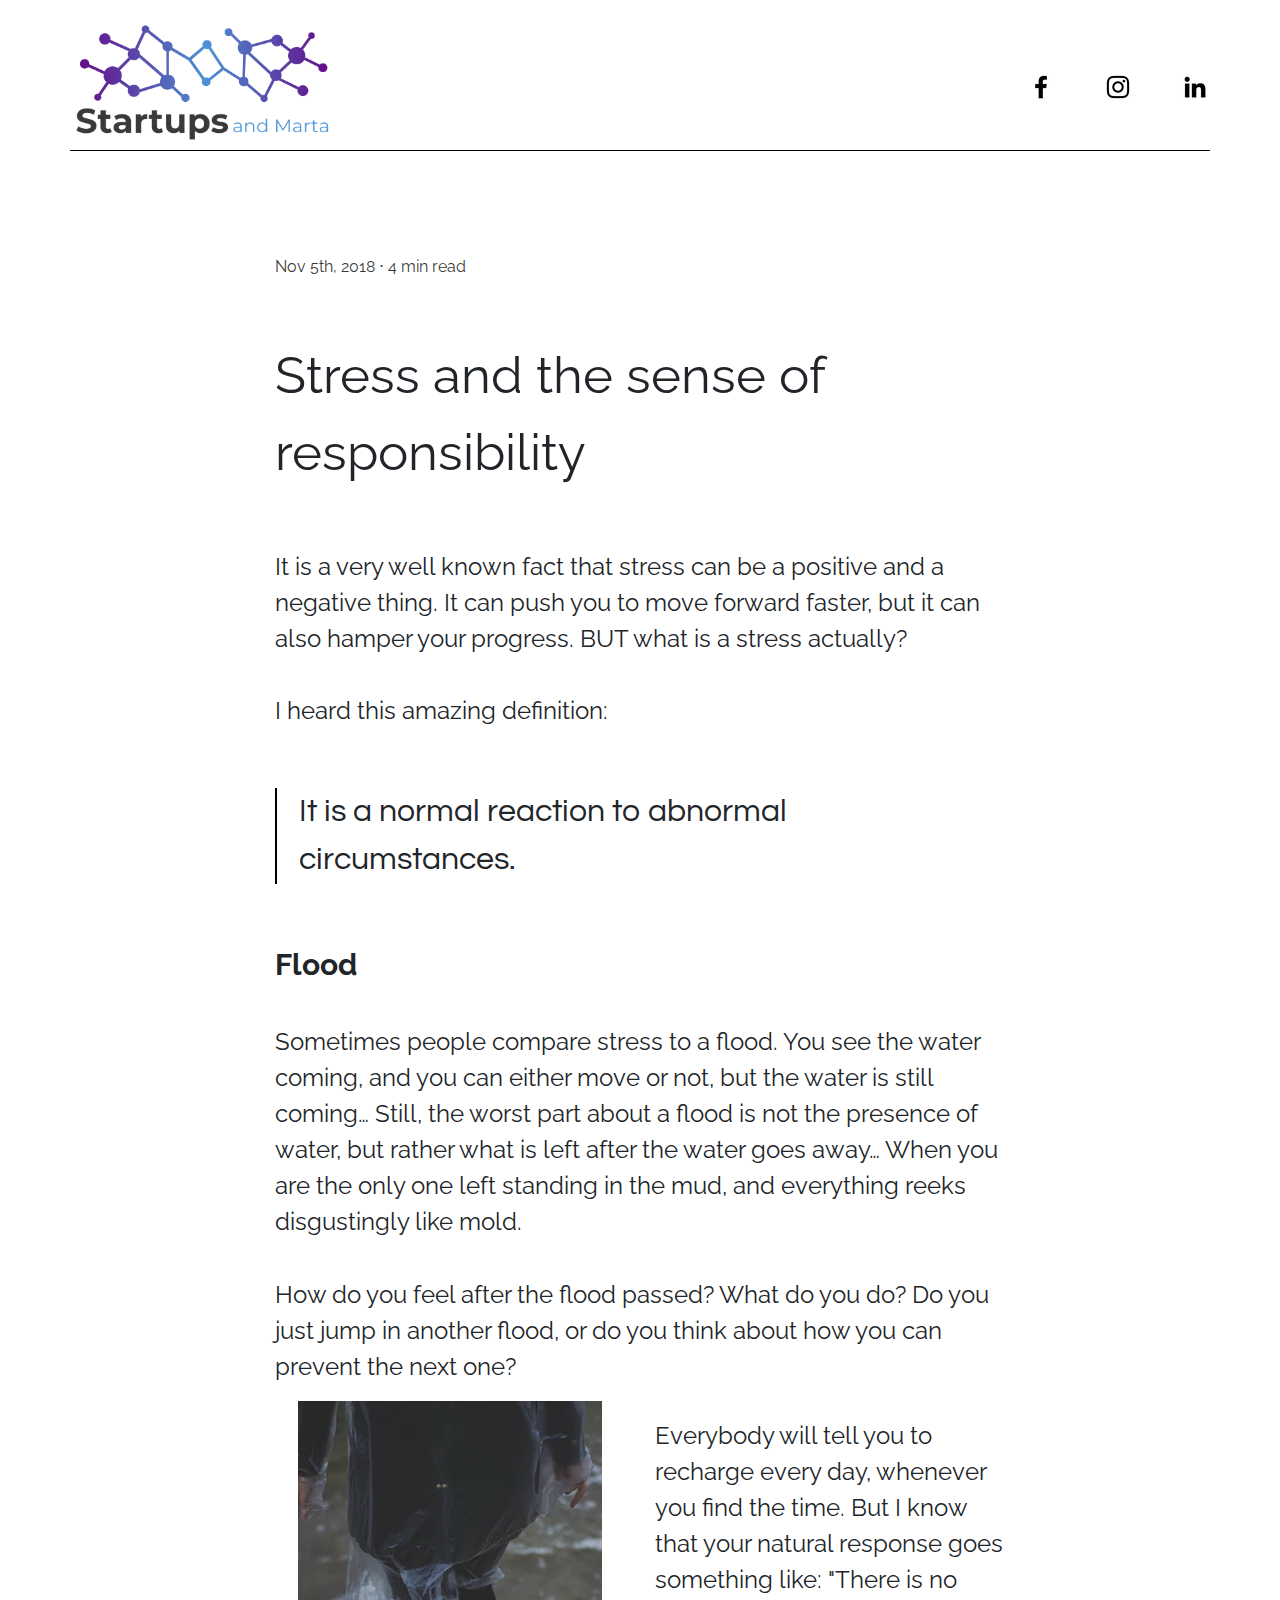
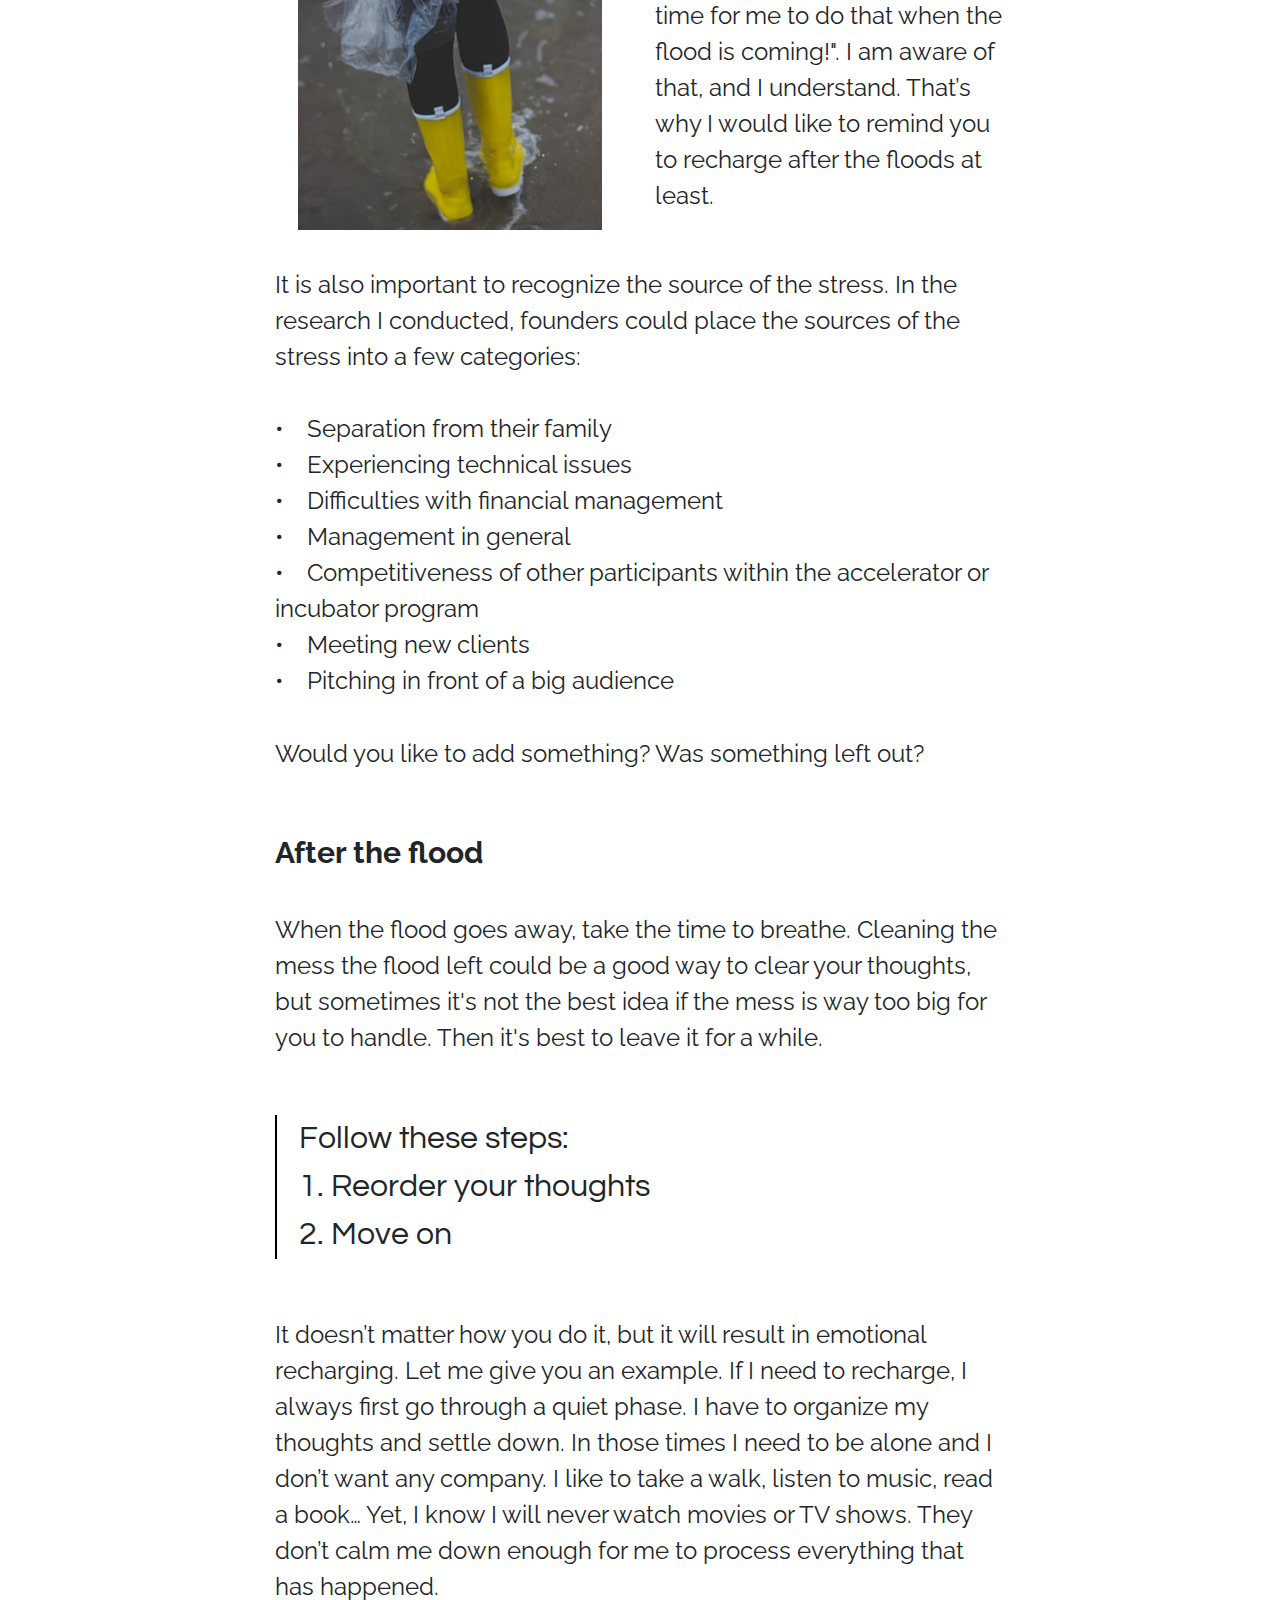
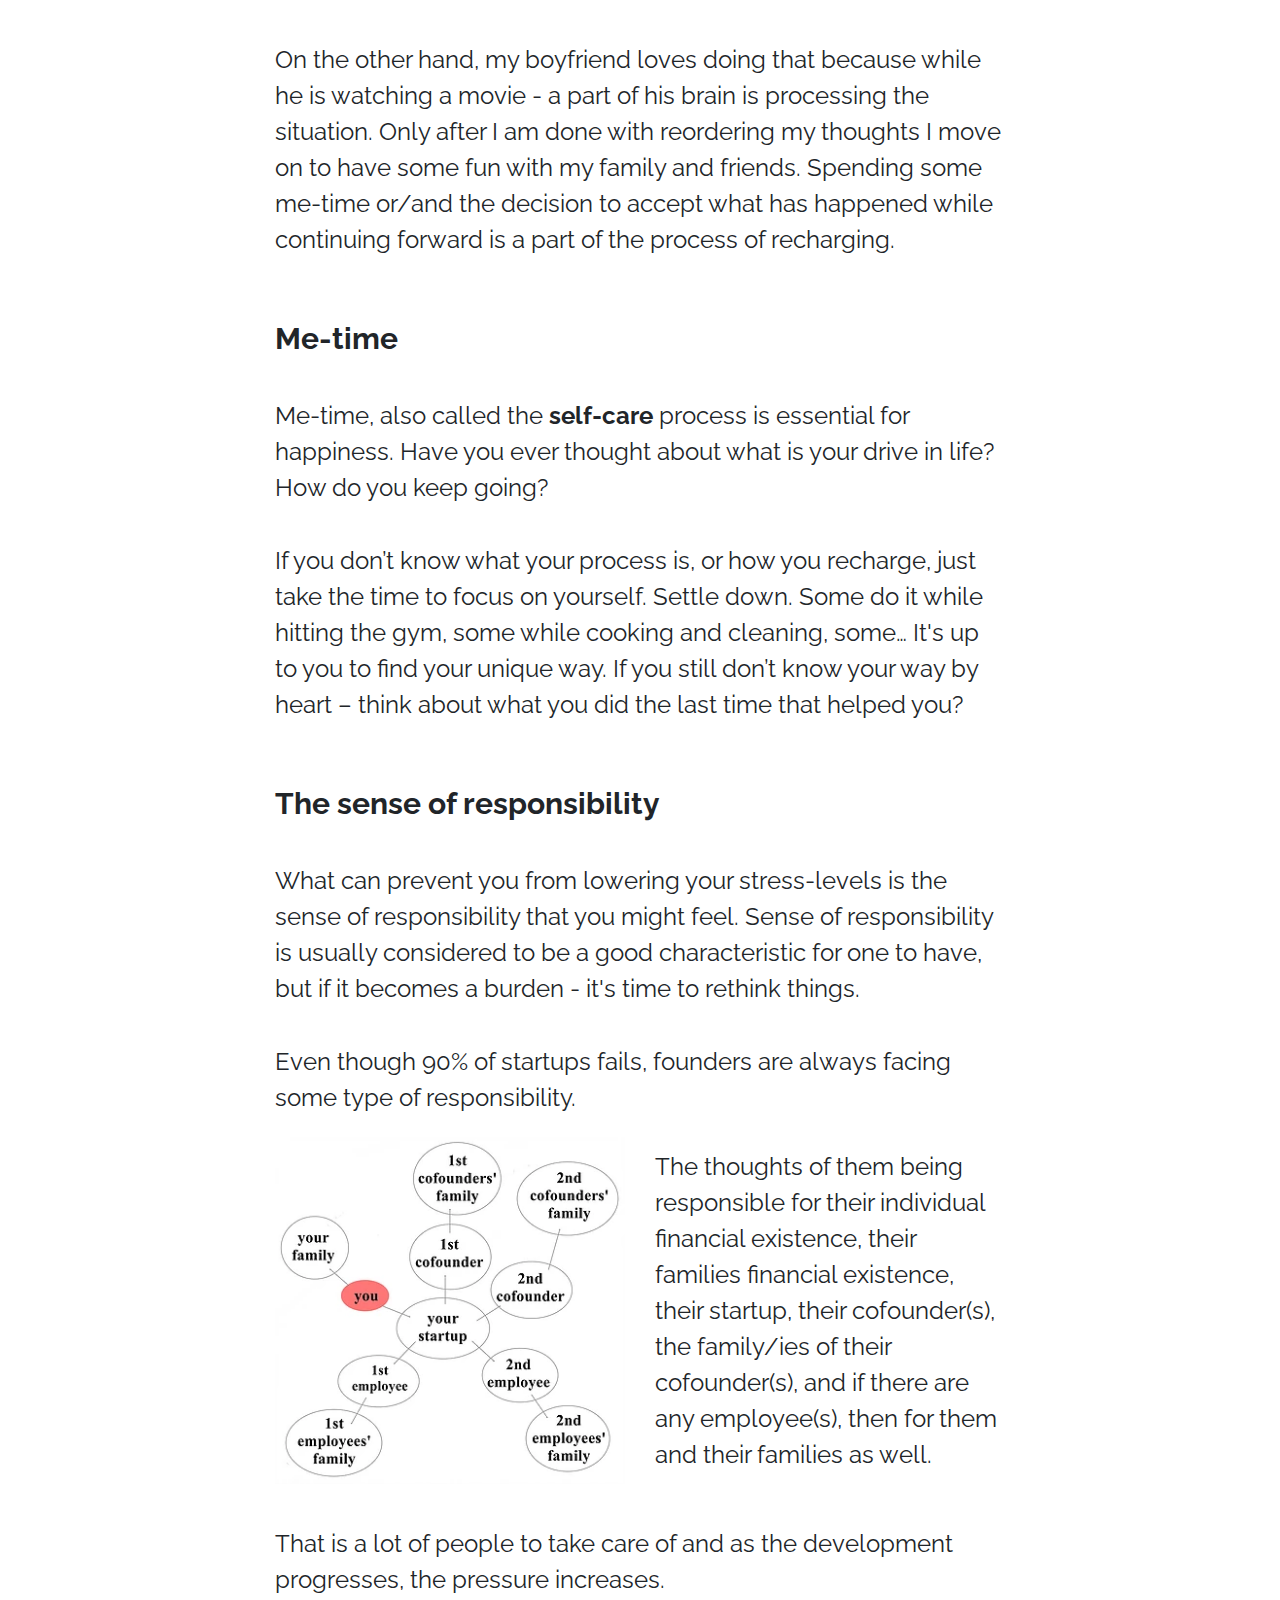
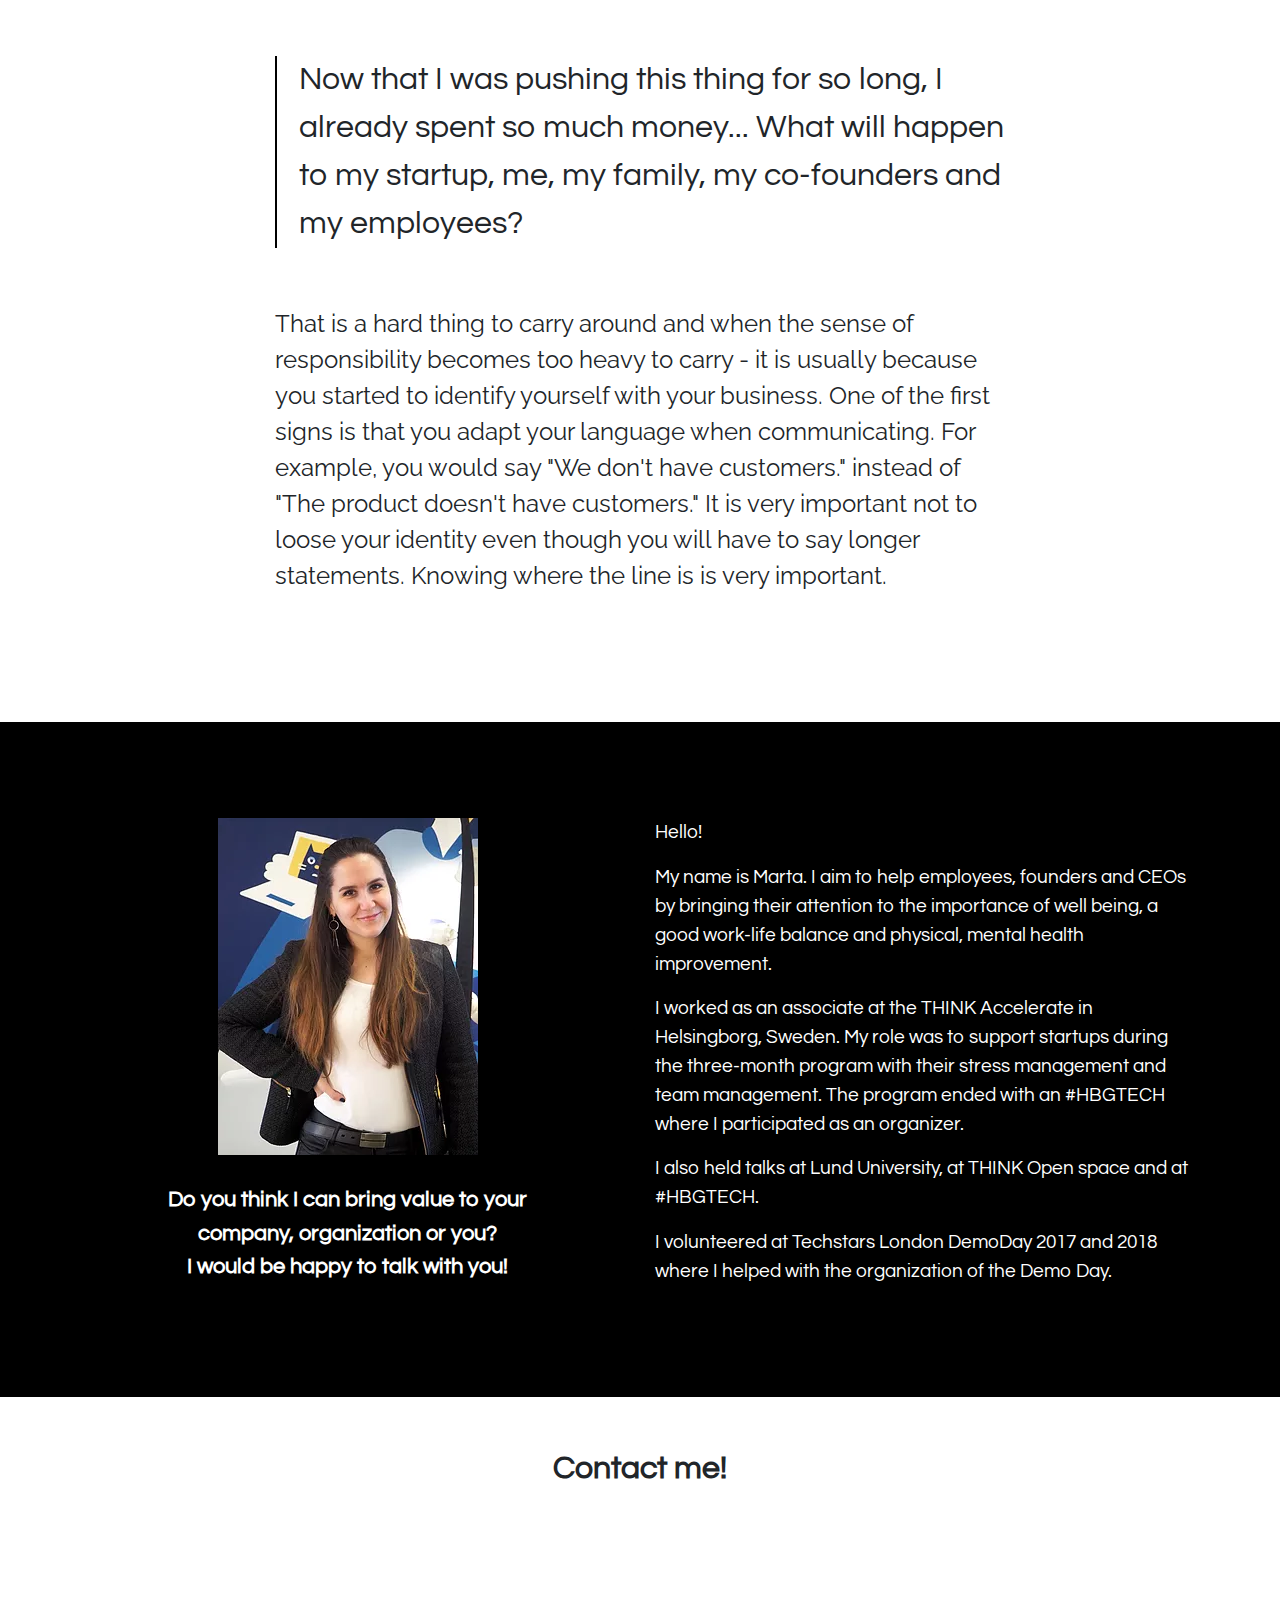
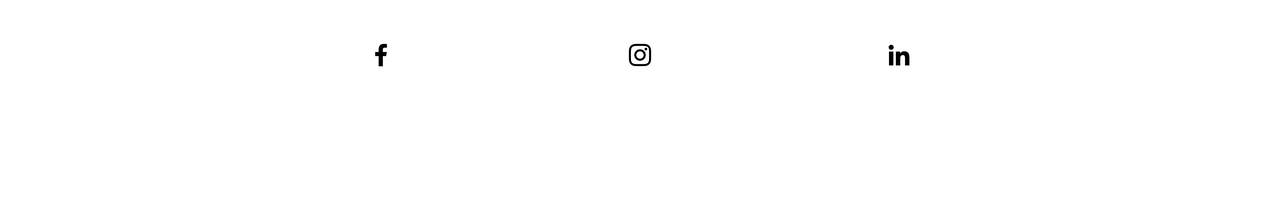
<file: stress-and-the-sense-of-responsibility.html>
<!DOCTYPE html> 
<html lang="en">
    <head>
        <meta charset="UTF-8">
        <meta name="viewport" content="width=device-width, initial-scale=1">

        <link rel="stylesheet" href="https://stackpath.bootstrapcdn.com/bootstrap/4.3.1/css/bootstrap.min.css" integrity="sha384-ggOyR0iXCbMQv3Xipma34MD+dH/1fQ784/j6cY/iJTQUOhcWr7x9JvoRxT2MZw1T" crossorigin="anonymous">
        <link rel="stylesheet" href="https://fonts.googleapis.com/css?family=Questrial|Raleway&display=swap">
        <link rel="stylesheet" href='style.css?v=89123'>
        
        <link rel="apple-touch-icon" sizes="180x180" href="apple-touch-icon.png?v=WG2e3JaenP">
        <link rel="icon" type="image/png" sizes="32x32" href="favicon-32x32.png?v=WG2e3JaenP">
        <link rel="icon" type="image/png" sizes="16x16" href="favicon-16x16.png?v=WG2e3JaenP">
        <link rel="manifest" href="site.webmanifest?v=WG2e3JaenP">
        <link rel="mask-icon" href="safari-pinned-tab.svg?v=WG2e3JaenP" color="#5bbad5">
        <link rel="shortcut icon" href="favicon.ico?v=WG2e3JaenP">
        <link rel="canonical" href="https://www.startupsandmarta.com">

        <meta name="apple-mobile-web-app-title" content="Startups and Marta">
        <meta name="application-name" content="Startups and Marta">
        <meta name="msapplication-TileColor" content="#da532c">
        <meta name="theme-color" content="#ffffff">

        <meta name="SKYPE_TOOLBAR" content="SKYPE_TOOLBAR_PARSER_COMPATIBLE">

        <meta name="description" content="Startups and Marta provides consulting in communication, stress management and overall well-being. I offer free online guides, on-site workshops and courses. Contact me for more information!">
        <meta name="keywords" content="social, startup, startups, marta, mental, health, well, being, consulting, communication, free, online, guide, guides, workshop, workshops, course, courses, soft, skills, softskills, stress, conflict, demo, day, demoday, work, family, balance">

        <meta property="og:title" content="Stress and the sense of responsibility">
        <meta property="og:description" content="Startups and Marta provides consulting in communication, stress management and overall well-being. We offer free online guides, on-site workshops and courses. Contact me for more information!">
        <meta property="og:image" content="https://www.startupsandmarta.com/og/stress-and-the-sense-of-responsibility.png">
        <meta property="og:url" content="https://www.startupsandmarta.com/stress-and-the-sense-of-responsibility.html">
        <meta property="og:site_name" content="Startups and Marta" />
        <meta property="og:type" content="website" />

        <title>S&M | Stress and the sense of responsibility</title>
    </head>

    <body>
        <nav class="m-navbar fixed-top show-lg">
            <div class="container underline">
                <div class="row">
                    <div class="col-3">
                        <a href="./">
                            <img src="images/logo.webp">
                        </a>
                    </div>
                    <div class="col-9 position-relative">
                        <div class="external-links position-absolute">
                            <a href="https://www.facebook.com/startupsandmarta/" target="_blank">
                                <img src="images/facebook-black.webp">
                            </a>
                            <a href="https://www.instagram.com/startupsandmarta/" target="_blank">
                                <img src="images/instagram-black.webp">
                            </a>
                            <a href="https://www.linkedin.com/company/startupsandmarta/" target="_blank">
                                <img src="images/linkedin-black.webp">
                            </a>
                        </div>
                    </div>
                </div>
            </div>
        </nav>

        <nav class="m-navbar hide-lg">
            <div class="container">
                <div class="row ">
                    <div class="offset-1 col-10 text-center underline">
                        <a href="./">
                            <img src="images/logo.webp" class="max-width-80">
                        </a>
                    </div>
                </div>
                <div class="row">
                    <div class="offset-1 col-10 text-center mt-3">
                        <a href="https://www.facebook.com/startupsandmarta/" target="_blank" class="d-inline-block">
                            <img src="images/facebook-black.webp">
                        </a>
                        <a href="https://www.instagram.com/startupsandmarta/" target="_blank" class="d-inline-block">
                            <img src="images/instagram-black.webp">
                        </a>
                        <a href="https://www.linkedin.com/company/startupsandmarta/" target="_blank" class="d-inline-block">
                            <img src="images/linkedin-black.webp">
                        </a>
                    </div>
                </div>
            </div>
        </nav>

        <div class="container article-container py-5">
            <div class="row">
                <article class="col-12 offset-lg-1 col-lg-10 offset-xl-2 col-xl-8">
                    <p class="date">Nov 5th, 2018 ⋅ 4 min read</p>
                    <p class="title">Stress and the sense of responsibility</p>
                    <p>It is a very well known fact that stress can be a positive and a negative thing. It can push you to move forward faster, but it can also hamper your progress. BUT what is a stress actually? </p>
                    <p>I heard this amazing definition: </p>
                    <p class="accented">It is a normal reaction to abnormal circumstances. </p>
                    <p class="subtitle">Flood</p>
                    <p>Sometimes people compare stress to a flood. You see the water coming, and you can either move or not, but the water is still coming… Still, the worst part about a flood is not the presence of water, but rather what is left after the water goes away… When you are the only one left standing in the mud, and everything reeks disgustingly like mold. </p>
                    <p>How do you feel after the flood passed? What do you do? Do you just jump in another flood, or do you think about how you can prevent the next one? </p>
                    <div class="container px-0">
                        <div class="row mt-2 mb-4">
                            <article class="col-12 col-md-6">
                                <div class="side-picture side-rain"></div>
                            </article>
                            <article class="col-12 col-md-6">
                                <p>Everybody will tell you to recharge every day, whenever you find the time.  But I know that your natural response goes something like: "There is no time for me to do that when the flood is coming!". I am aware of that, and I understand. That’s why I would like to remind you to recharge after the floods at least. </p>
                            </article>
                        </div>
                    </div>
                    <p>It is also important to recognize the source of the stress. In the research I conducted, founders could place the sources of the stress into a few categories:</p>
                    <p>
                        • &nbsp;&nbsp;&nbsp;Separation from their family <br>
                        • &nbsp;&nbsp;&nbsp;Experiencing technical issues <br>
                        • &nbsp;&nbsp;&nbsp;Difficulties with financial management <br>
                        • &nbsp;&nbsp;&nbsp;Management in general <br>
                        • &nbsp;&nbsp;&nbsp;Competitiveness of other participants within the accelerator or incubator program <br>
                        • &nbsp;&nbsp;&nbsp;Meeting new clients <br>
                        • &nbsp;&nbsp;&nbsp;Pitching in front of a big audience <br>
                    </p>
                    <p>Would you like to add something? Was something left out?</p>
                    <p class="subtitle">After the flood</p>
                    <p>When the flood goes away, take the time to breathe. Cleaning the mess the flood left could be a good way to clear your thoughts, but sometimes it's not the best idea if the mess is way too big for you to handle. Then it's best to leave it for a while. </p>
                    <p class="accented">Follow these steps: <br>
                        1. Reorder your thoughts<br>
                        2. Move on
                    </p>
                    <p>It doesn’t matter how you do it, but it will result in emotional recharging. Let me give you an example. If I need to recharge, I always first go through a quiet phase. I have to organize my thoughts and settle down. In those times I need to be alone and I don’t want any company. I like to take a walk, listen to music, read a book… Yet, I know I will never watch movies or TV shows. They don’t calm me down enough for me to process everything that has happened. </p>
                    <p>On the other hand, my boyfriend loves doing that because while he is watching a movie - a part of his brain is processing the situation. Only after I am done with reordering my thoughts I move on to have some fun with my family and friends. Spending some me-time or/and the decision to accept what has happened while continuing forward is a part of the process of recharging. </p>
                    <p class="subtitle">Me-time</p>
                    <p>Me-time, also called the <span>self-care</span> process is essential for happiness. Have you ever thought about what is your drive in life? How do you keep going? </p>
                    <p>If you don’t know what your process is, or how you recharge, just take the time to focus on yourself. Settle down. Some do it while hitting the gym, some while cooking and cleaning, some… It's up to you to find your unique way. If you still don’t know your way by heart – think about what you did the last time that helped you?</p>
                    <p class="subtitle">The sense of responsibility</p>
                    <p>What can prevent you from lowering your stress-levels is the sense of responsibility that you might feel. Sense of responsibility is usually considered to be a good characteristic for one to have, but if it becomes a burden - it's time to rethink things.</p>
                    <p>Even though 90% of startups fails, founders are always facing some type of responsibility.</p>
                    <div class="container px-0">
                        <div class="row mt-2 mb-4">
                            <article class="col-12 col-md-6">
                                <div class="side-picture side-graph"></div>
                            </article>
                            <article class="col-12 col-md-6">
                                <p>The thoughts of them being responsible for their individual financial existence, their families financial existence, their startup, their cofounder(s), the family/ies of their cofounder(s), and if there are any employee(s), then for them and their families as well.</p>
                            </article>
                        </div>
                    </div>
                    <p>That is a lot of people to take care of and as the development progresses, the pressure increases.</p>
                    <p class="accented">Now that I was pushing this thing for so long, I already spent so much money... What will happen to my startup, me, my family, my co-founders and my employees?</p>
                    <p>That is a hard thing to carry around and when the sense of responsibility becomes too heavy to carry - it is usually because you started to identify yourself with your business. One of the first signs is that you adapt your language when communicating. For example, you would say "We don't have customers." instead of "The product doesn't have customers." It is very important not to loose your identity even though you will have to say longer statements. Knowing where the line is is very important.</p>
                </article>
            </div>
        </div>

        <div class="bio-container">
            <div class="container">
                <div class="row py-5">
                    <div  class="col-12 col-lg-6 py-5 pl-0">
                        <img class="bio-image" src="images/marta.webp">
                        <p class="cta hide-sm show-lg">
                            Do you think I can bring value to your company, organization or you? <br>
                            I would be happy to talk with you!
                        </p>
                    </div>
                    <div class="offset-1 offset-sm-0 col-10 col-sm-12 col-lg-6 py-5">
                        <p>
                            Hello!
                        </p>
                        <p>
                            My name is Marta. I aim to help employees, founders and CEOs by bringing their attention to the importance of well being, a good work-life balance and physical, mental health improvement.
                        </p>
                        <p>
                            I worked as an associate at the THINK Accelerate in Helsingborg, Sweden. My role was to support startups during the three-month program with their stress management and team management. The program ended with an #HBGTECH where I participated as an organizer.
                        </p>
                        <p>
                            I also held talks at Lund University, at THINK Open space and at #HBGTECH.
                        </p>
                        <p>
                            I volunteered at Techstars London DemoDay 2017 and 2018 where I helped with the organization of the Demo Day.
                        </p>
                    </div>
                    <div class="hide-lg col-12">
                        <p class="cta">
                            Do you think I can bring value to your company, organization or you? <br>
                            I would be happy to talk with you!
                        </p>
                    </div>
                </div>
            </div>
        </div>

        <div class="container contact-me">
                <div class="row">
                    <div class="col-12 text-center font-weight-bold mt-5">
                        Contact me!
                    </div>
                </div>
                <div class="row">
                    <div class="col-12 my-5 text-center links">
                        <a href="https://www.facebook.com/startupsandmarta/" target="_blank" class="d-inline-block">
                            <img src="images/facebook-black.webp">
                        </a>
                        <a href="https://www.instagram.com/startupsandmarta/" target="_blank" class="d-inline-block">
                            <img src="images/instagram-black.webp">
                        </a>
                        <a href="https://www.linkedin.com/company/startupsandmarta/" target="_blank" class="d-inline-block">
                            <img src="images/linkedin-black.webp">
                        </a>
                    </div>
                </div>
        </div>
    </body>
</html>
</file>
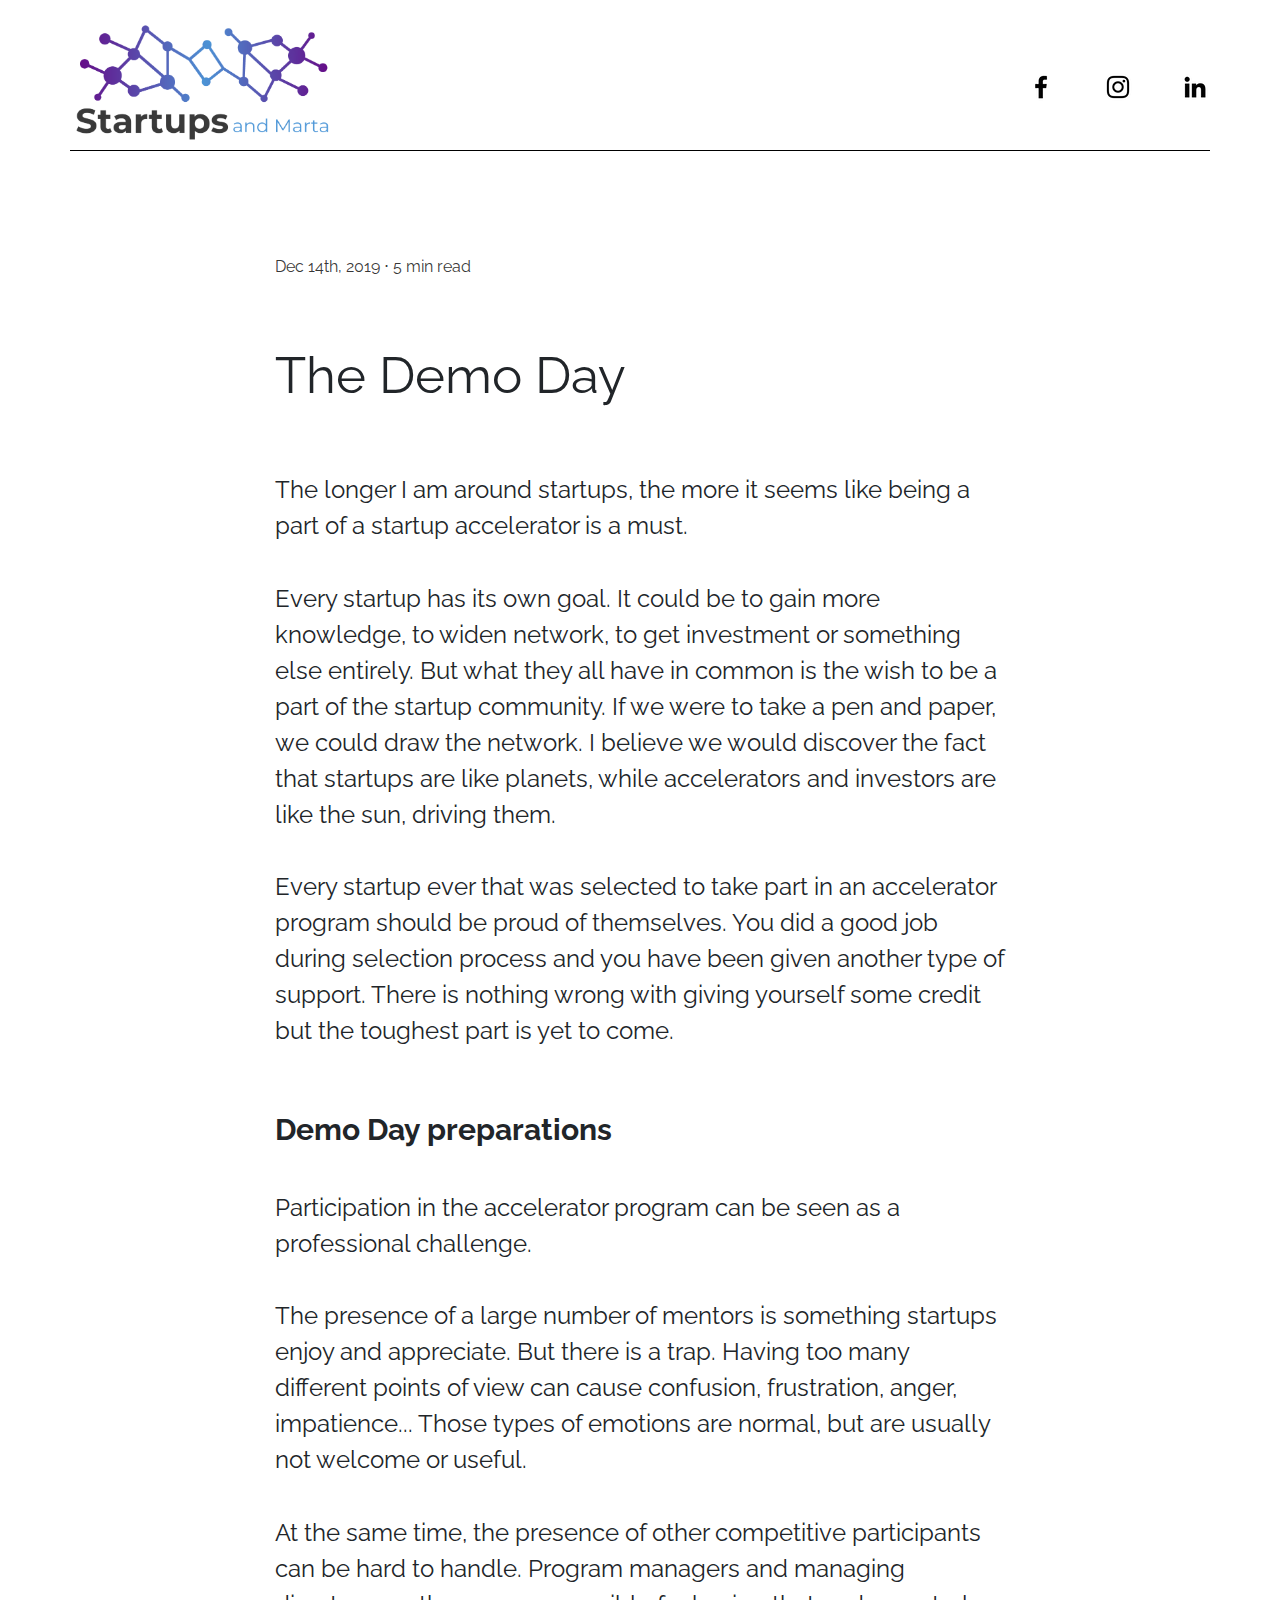
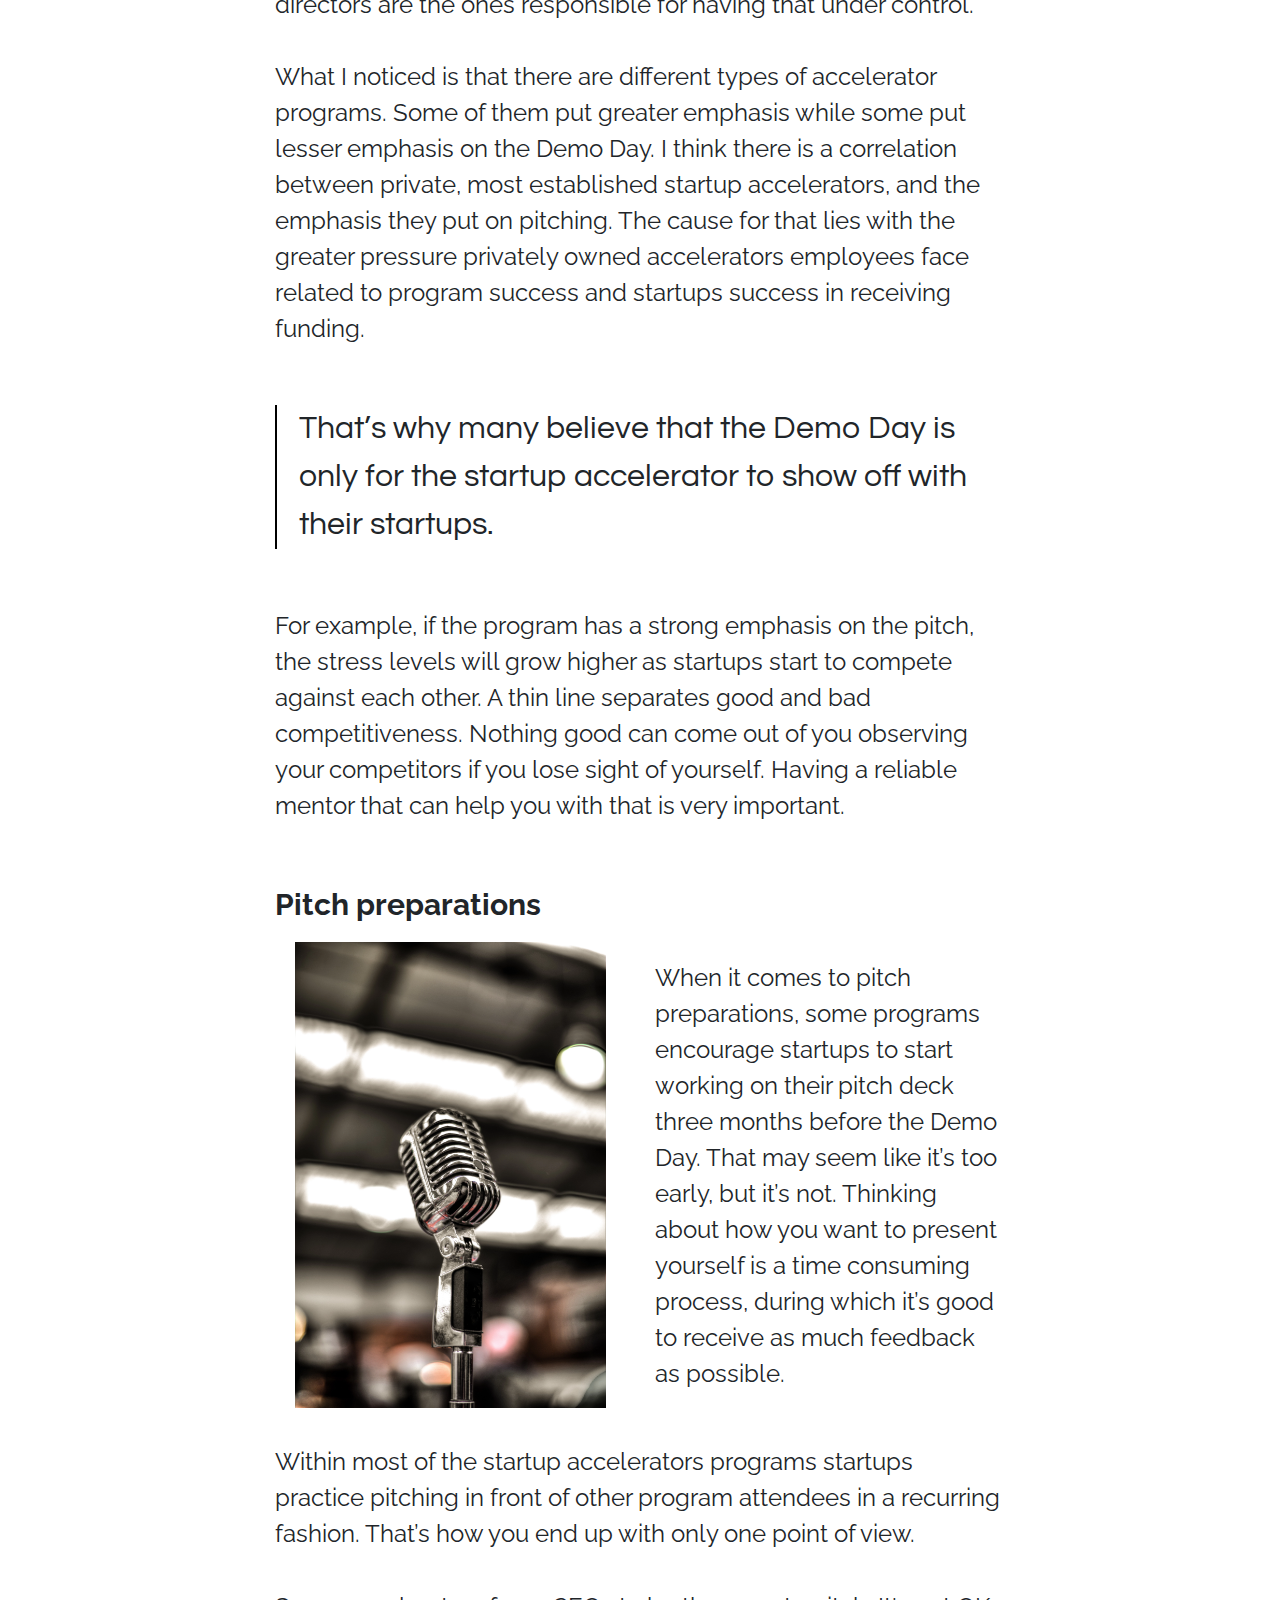
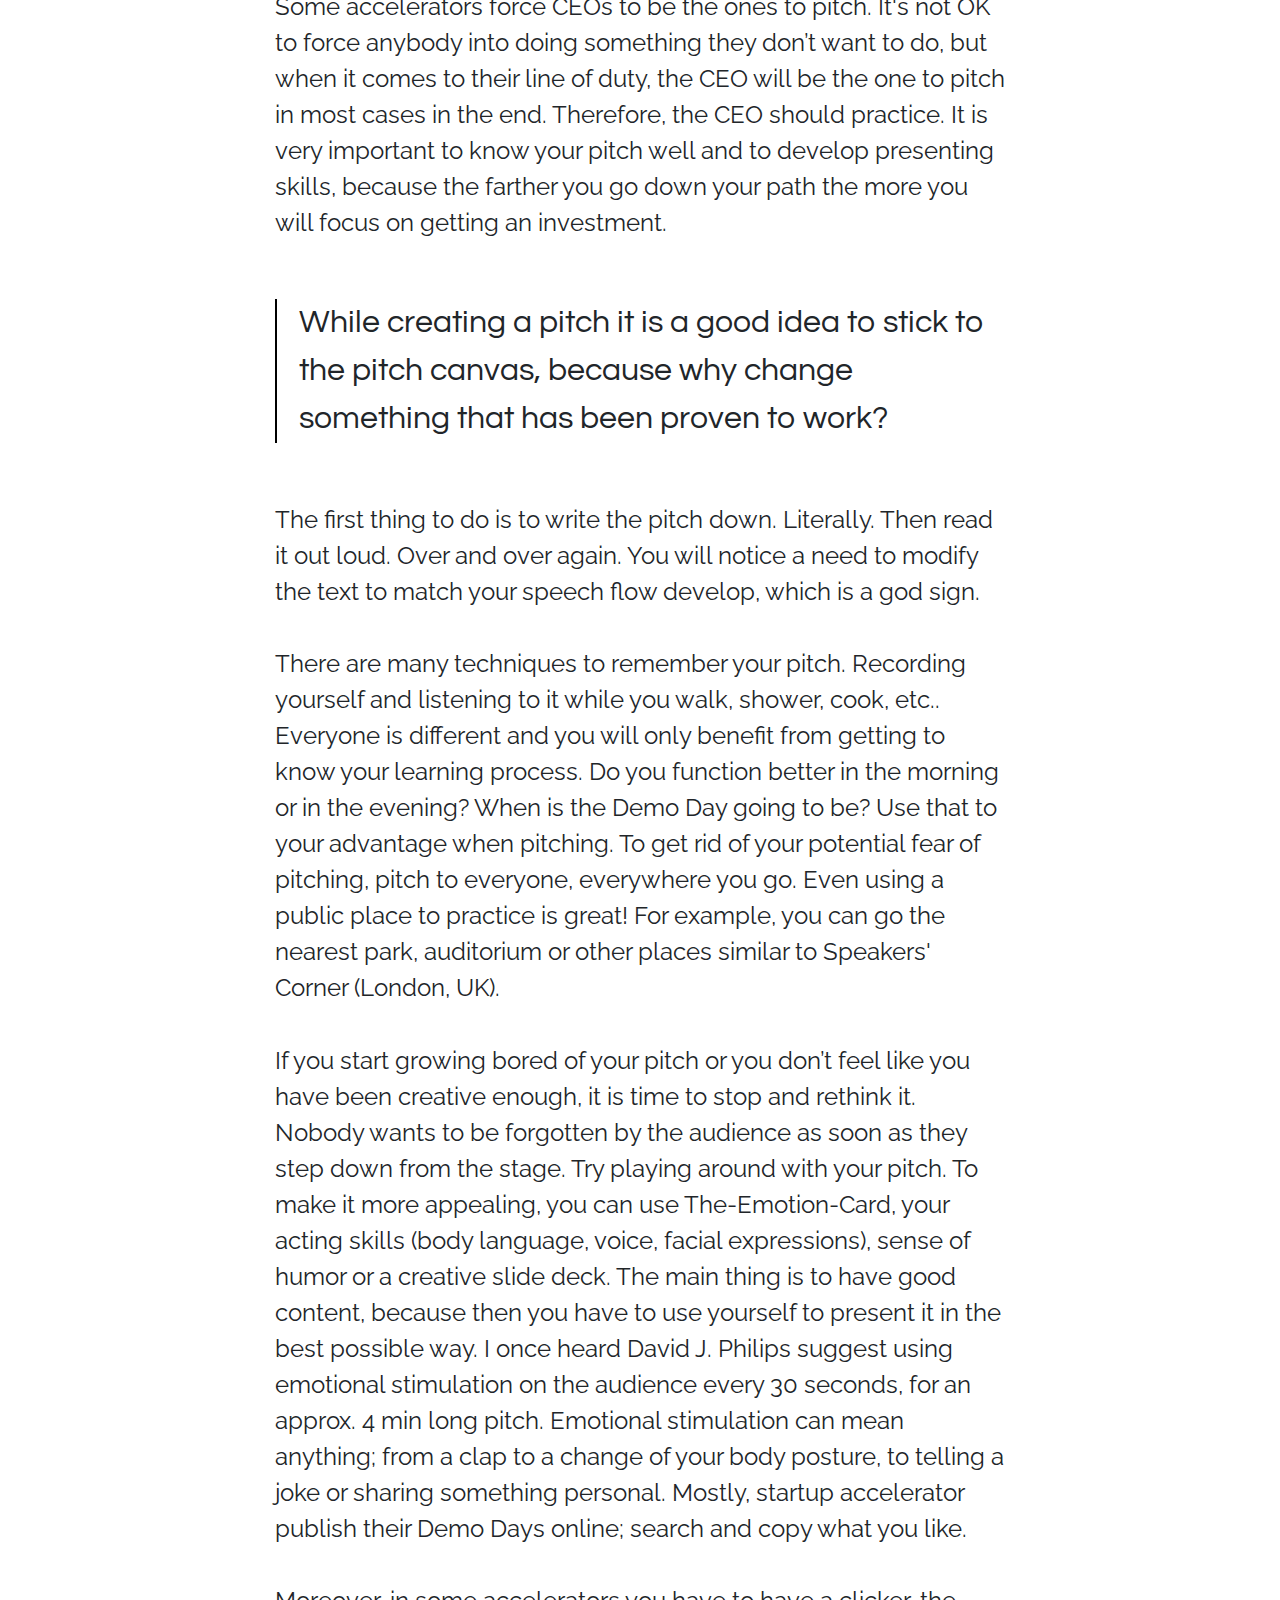
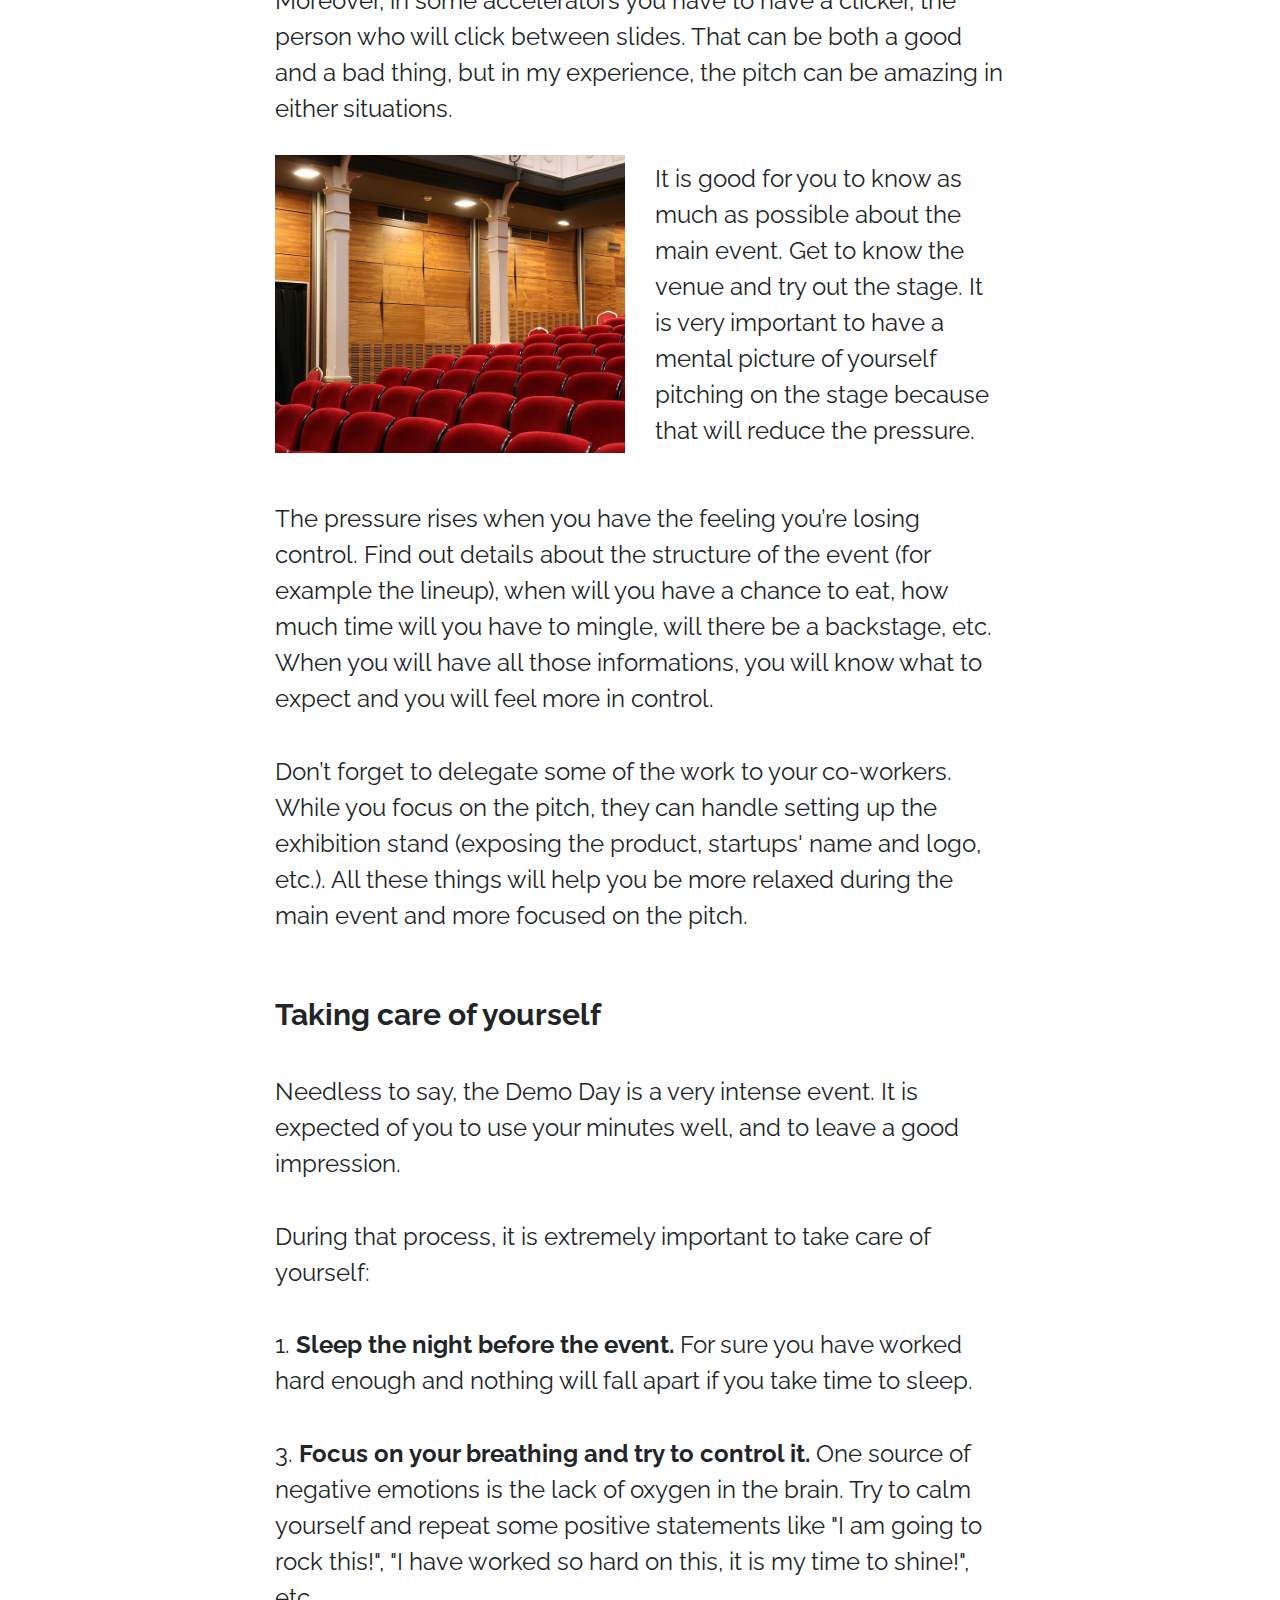
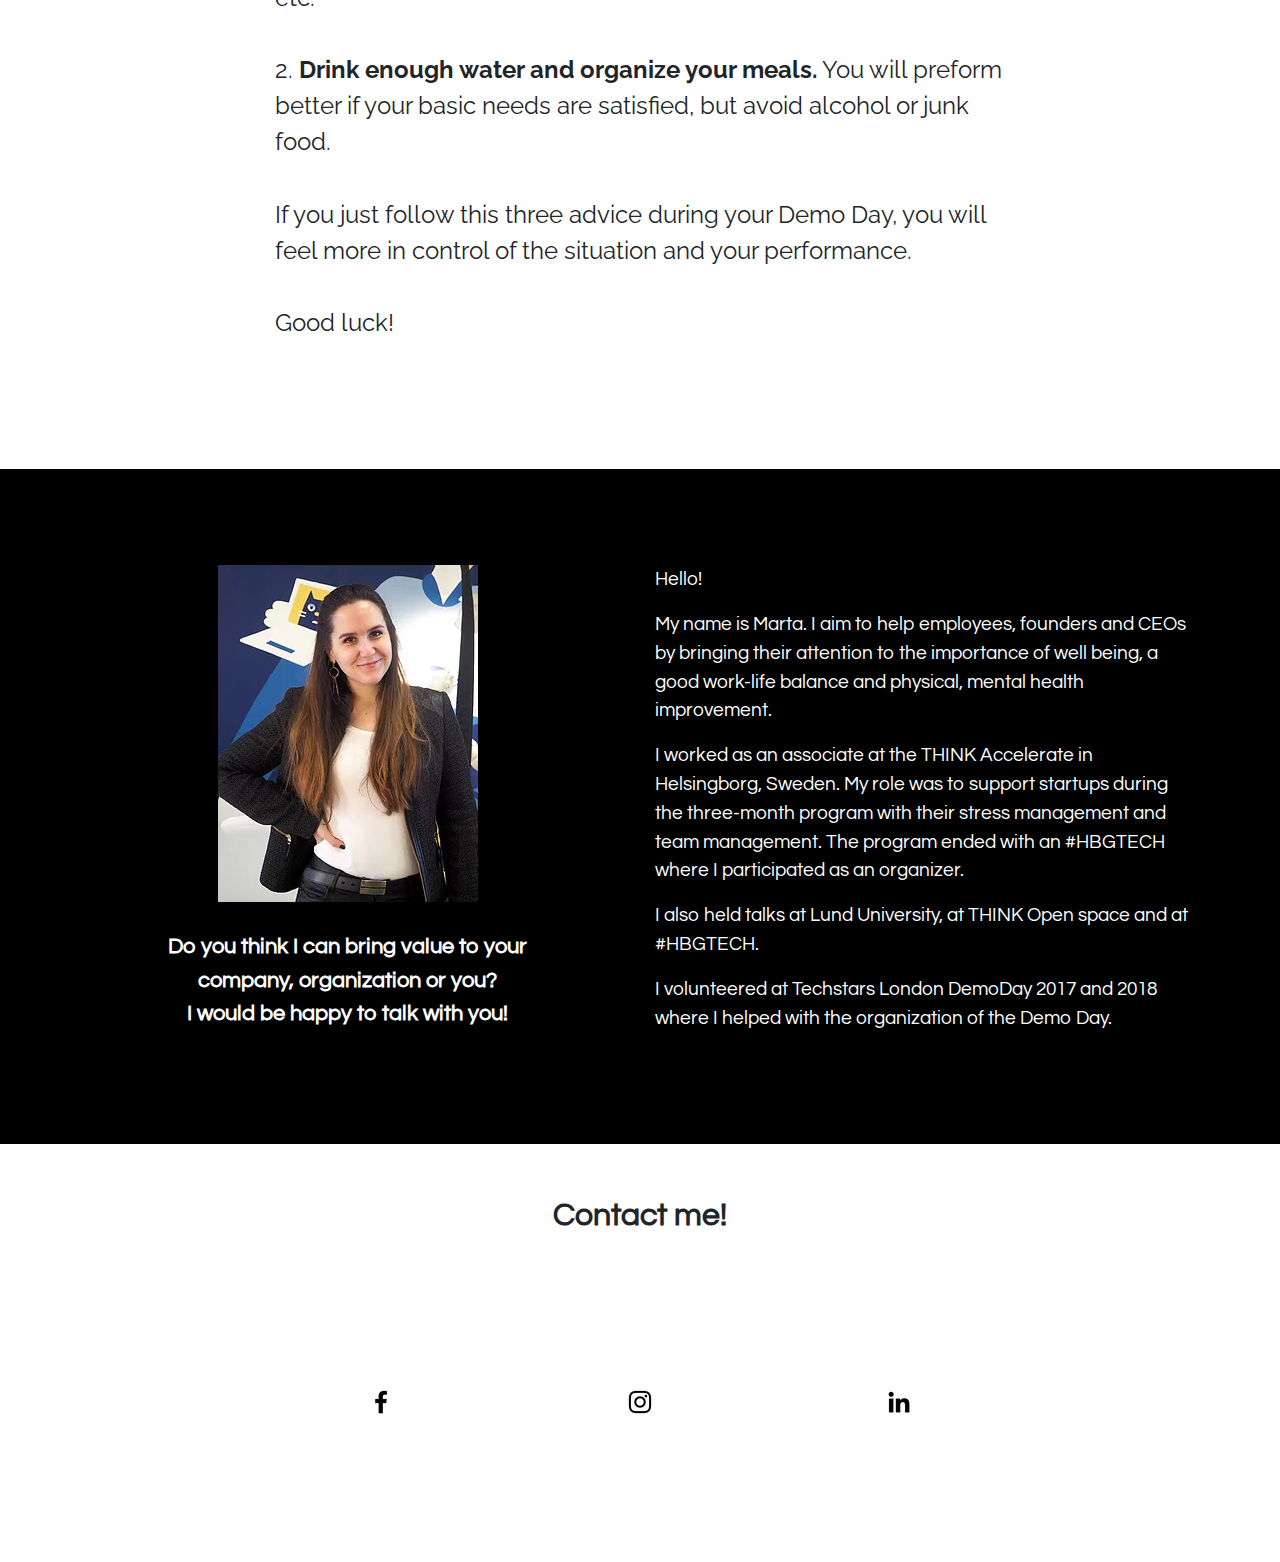
<file: the-demo-day.html>
<!DOCTYPE html> 
<html lang="en">
    <head>
        <meta charset="UTF-8">
        <meta name="viewport" content="width=device-width, initial-scale=1">

        <link rel="stylesheet" href="https://stackpath.bootstrapcdn.com/bootstrap/4.3.1/css/bootstrap.min.css" integrity="sha384-ggOyR0iXCbMQv3Xipma34MD+dH/1fQ784/j6cY/iJTQUOhcWr7x9JvoRxT2MZw1T" crossorigin="anonymous">
        <link rel="stylesheet" href="https://fonts.googleapis.com/css?family=Questrial|Raleway&display=swap">
        <link rel="stylesheet" href='style.css?v=89123'>
        
        <link rel="apple-touch-icon" sizes="180x180" href="apple-touch-icon.png?v=WG2e3JaenP">
        <link rel="icon" type="image/png" sizes="32x32" href="favicon-32x32.png?v=WG2e3JaenP">
        <link rel="icon" type="image/png" sizes="16x16" href="favicon-16x16.png?v=WG2e3JaenP">
        <link rel="manifest" href="site.webmanifest?v=WG2e3JaenP">
        <link rel="mask-icon" href="safari-pinned-tab.svg?v=WG2e3JaenP" color="#5bbad5">
        <link rel="shortcut icon" href="favicon.ico?v=WG2e3JaenP">
        <link rel="canonical" href="https://www.startupsandmarta.com">
        
        <meta name="apple-mobile-web-app-title" content="Startups and Marta">
        <meta name="application-name" content="Startups and Marta">
        <meta name="msapplication-TileColor" content="#da532c">
        <meta name="theme-color" content="#ffffff">

        <meta name="SKYPE_TOOLBAR" content="SKYPE_TOOLBAR_PARSER_COMPATIBLE">

        <meta name="description" content="Startups and Marta provides consulting in communication, stress management and overall well-being. I offer free online guides, on-site workshops and courses. Contact me for more information!">
        <meta name="keywords" content="social, startup, startups, marta, mental, health, well, being, consulting, communication, free, online, guide, guides, workshop, workshops, course, courses, soft, skills, softskills, stress, conflict, demo, day, demoday, work, family, balance">

        <meta property="og:title" content="The Demo day">
        <meta property="og:description" content="Every startup ever that was selected to take part in an accelerator program should be proud of themselves. You did a good job during selection process and you have been given another type of support. There is nothing wrong with giving yourself some credit but the toughest part is yet to come.">
        <meta property="og:image" content="https://www.startupsandmarta.com/og/the-demo-day.png">
        <meta property="og:url" content="https://www.startupsandmarta.com/the-demo-day.html">
        <meta property="og:site_name" content="Startups and Marta" />
        <meta property="og:type" content="website" />

        <title>S&M | The Demo day</title>
    </head>

    <body>
        <nav class="m-navbar fixed-top show-lg">
            <div class="container underline"> 
                <div class="row">
                    <div class="col-3">
                        <a href="./">
                            <img src="images/logo.webp">
                        </a>
                    </div>
                    <div class="col-9 position-relative">
                        <div class="external-links position-absolute">
                            <a href="https://www.facebook.com/startupsandmarta/" target="_blank">
                                <img src="images/facebook-black.webp">
                            </a>
                            <a href="https://www.instagram.com/startupsandmarta/" target="_blank">
                                <img src="images/instagram-black.webp">
                            </a>
                            <a href="https://www.linkedin.com/company/startupsandmarta/" target="_blank">
                                <img src="images/linkedin-black.webp">
                            </a>
                        </div>
                    </div>
                </div>
            </div>
        </nav>

        <nav class="m-navbar hide-lg">
            <div class="container">
                <div class="row">
                    <div class="offset-1 col-10 text-center underline">
                        <a href="./">
                            <img src="images/logo.webp" class="max-width-80">
                        </a>
                    </div>
                </div>
                <div class="row">
                    <div class="col-12 text-center mt-3">
                        <a href="https://www.facebook.com/startupsandmarta/" target="_blank" class="d-inline-block">
                            <img src="images/facebook-black.webp">
                        </a>
                        <a href="https://www.instagram.com/startupsandmarta/" target="_blank" class="d-inline-block">
                            <img src="images/instagram-black.webp">
                        </a>
                        <a href="https://www.linkedin.com/company/startupsandmarta/" target="_blank" class="d-inline-block">
                            <img src="images/linkedin-black.webp">
                        </a>
                    </div>
                </div>
            </div>
        </nav>

        <div class="container article-container py-5">
            <div class="row">
                <article class="col-12 offset-lg-1 col-lg-10 offset-xl-2 col-xl-8">
                    <p class="date">Dec 14th, 2019 ⋅ 5 min read</p>
                    <p class="title">The Demo Day</p>
                    <p>The longer I am around startups, the more it seems like being a part of a startup accelerator is a must.</p>
                    <p>Every startup has its own goal. It could be to gain more knowledge, to widen network, to get investment or something else entirely. But what they all have in common is the wish to be a part of the startup community. If we were to take a pen and paper, we could draw the network. I believe we would discover the fact that startups are like planets, while accelerators and investors are like the sun, driving them.</p>
                    <p>Every startup ever that was selected to take part in an accelerator program should be proud of themselves. You did a good job during selection process and you have been given another type of support. There is nothing wrong with giving yourself some credit but the toughest part is yet to come.</p>
                    <p class="subtitle">Demo Day preparations</p>
                    <p>Participation in the accelerator program can be seen as a professional challenge.</p>
                    <p>The presence of a large number of mentors is something startups enjoy and appreciate. But there is a trap. Having too many different points of view can cause confusion, frustration, anger, impatience... Those types of emotions are normal, but are usually not welcome or useful.</p>
                    <p>At the same time, the presence of other competitive participants can be hard to handle. Program managers and managing directors are the ones responsible for having that under control.</p>
                    <p>What I noticed is that there are different types of accelerator programs. Some of them put greater emphasis while some put lesser emphasis on the Demo Day. I think there is a correlation between private, most established startup accelerators, and the emphasis they put on pitching. The cause for that lies with the greater pressure privately owned accelerators employees face related to program success and startups success in receiving funding.</p>
                    <p class="accented">That’s why many believe that the Demo Day is only for the startup accelerator to show off with their startups.</p>
                    <p>For example, if the program has a strong emphasis on the pitch, the stress levels will grow higher as startups start to compete against each other. A thin line separates good and bad competitiveness. Nothing good can come out of you observing your competitors if you lose sight of yourself. Having a reliable mentor that can help you with that is very important.</p>
                    <p class="subtitle">Pitch preparations</p>
                    <div class="container px-0">
                        <div class="row mt-2 mb-4">
                            <article class="col-12 col-md-6">
                                <div class="side-picture side-microphone"></div>
                            </article>
                            <article class="col-12 col-md-6">
                                <P>When it comes to pitch preparations, some programs encourage startups to start working on their pitch deck three months before the Demo Day. That may seem like it’s too early, but it’s not. Thinking about how you want to present yourself is a time consuming process, during which it’s good to receive as much feedback as possible.</P>
                            </article>
                        </div>
                    </div>
                    <P>Within most of the startup accelerators programs startups practice pitching in front of other program attendees in a recurring fashion. That’s how you end up with only one point of view.</P>
                    <p>Some accelerators force CEOs to be the ones to pitch. It's not OK to force anybody into doing something they don’t want to do, but when it comes to their line of duty, the CEO will be the one to pitch in most cases in the end. Therefore, the CEO should practice. It is very important to know your pitch well and to develop presenting skills, because the farther you go down your path the more you will focus on getting an investment.</p>
                    <p class="accented">While creating a pitch it is a good idea to stick to the pitch canvas, because why change something that has been proven to work?</p>
                    <p>The first thing to do is to write the pitch down. Literally. Then read it out loud. Over and over again. You will notice a need to modify the text to match your speech flow develop, which is a god sign.</p>
                    <p>There are many techniques to remember your pitch. Recording yourself and listening to it while you walk, shower, cook, etc.. Everyone is different and you will only benefit from getting to know your learning process. Do you function better in the morning or in the evening? When is the Demo Day going to be? Use that to your advantage when pitching. To get rid of your potential fear of pitching, pitch to everyone, everywhere you go. Even using a public place to practice is great! For example, you can go the nearest park, auditorium or other places similar to Speakers' Corner (London, UK).</p>
                    <p>If you start growing bored of your pitch or you don’t feel like you have been creative enough, it is time to stop and rethink it. Nobody wants to be forgotten by the audience as soon as they step down from the stage. Try playing around with your pitch. To make it more appealing, you can use The-Emotion-Card, your acting skills (body language, voice, facial expressions), sense of humor or a creative slide deck. The main thing is to have good content, because then you have to use yourself to present it in the best possible way. I once heard David J. Philips suggest using emotional stimulation on the audience every 30 seconds, for an approx. 4 min long pitch. Emotional stimulation can mean anything; from a clap to a change of your body posture, to telling a joke or sharing something personal. Mostly, startup accelerator publish their Demo Days online; search and copy what you like.</p>
                    <p>Moreover, in some accelerators you have to have a clicker, the person who will click between slides. That can be both a good and a bad thing, but in my experience, the pitch can be amazing in either situations.</p>
                    <div class="container px-0">
                        <div class="row mt-2 mb-4">
                            <article class="col-12 col-md-6">
                                <div class="side-picture side-chairs"></div>
                            </article>
                            <article class="col-12 col-md-6">
                                <P>It is good for you to know as much as possible about the main event. Get to know the venue and try out the stage. It is very important to have a mental picture of yourself pitching on the stage because that will reduce the pressure.</P>
                            </article>
                        </div>
                    </div>
                    <P>The pressure rises when you have the feeling you’re losing control. Find out details about the structure of the event (for example the lineup), when will you have a chance to eat, how much time will you have to mingle, will there be a backstage, etc. When you will have all those informations, you will know what to expect and you will feel more in control.</P>
                    <p>Don’t forget to delegate some of the work to your co-workers. While you focus on the pitch, they can handle setting up the exhibition stand (exposing the product, startups' name and logo, etc.). All these things will help you be more relaxed during the main event and more focused on the pitch.</p>
                    <p class="subtitle">Taking care of yourself</p>
                    <p>Needless to say, the Demo Day is a very intense event. It is expected of you to use your minutes well, and to leave a good impression.</p>
                    <p>During that process, it is extremely important to take care of yourself:</p>
                    <p>1. <span>Sleep the night before the event.</span> For sure you have worked hard enough and nothing will fall apart if you take time to sleep.</p>
                    <p>3. <span>Focus on your breathing and try to control it.</span> One source of negative emotions is the lack of oxygen in the brain. Try to calm yourself and repeat some positive statements like "I am going to rock this!", "I have worked so hard on this, it is my time to shine!", etc.</p>
                    <p>2. <span>Drink enough water and organize your meals.</span> You will preform better if your basic needs are satisfied, but avoid alcohol or junk food.</p>
                    <p>If you just follow this three advice during your Demo Day, you will feel more in control of the situation and your performance.</p>
                    <p>Good luck!</p>
                </article>
            </div>
        </div>

        <div class="bio-container">
            <div class="container">
                <div class="row py-5">
                    <div  class="col-12 col-lg-6 py-5 pl-0">
                        <img class="bio-image" src="images/marta.webp">
                        <p class="cta hide-sm show-lg">
                            Do you think I can bring value to your company, organization or you? <br>
                            I would be happy to talk with you!
                        </p>
                    </div>
                    <div class="offset-1 offset-sm-0 col-10 col-sm-12 col-lg-6 py-5">
                        <p>
                            Hello!
                        </p>
                        <p>
                            My name is Marta. I aim to help employees, founders and CEOs by bringing their attention to the importance of well being, a good work-life balance and physical, mental health improvement.
                        </p>
                        <p>
                            I worked as an associate at the THINK Accelerate in Helsingborg, Sweden. My role was to support startups during the three-month program with their stress management and team management. The program ended with an #HBGTECH where I participated as an organizer.
                        </p>
                        <p>
                            I also held talks at Lund University, at THINK Open space and at #HBGTECH.
                        </p>
                        <p>
                            I volunteered at Techstars London DemoDay 2017 and 2018 where I helped with the organization of the Demo Day.
                        </p>
                    </div>
                    <div class="hide-lg col-12">
                        <p class="cta">
                            Do you think I can bring value to your company, organization or you? <br>
                            I would be happy to talk with you!
                        </p>
                    </div>
                </div>
            </div>
        </div>

        <div class="container contact-me">
                <div class="row">
                    <div class="col-12 text-center font-weight-bold mt-5">
                        Contact me!
                    </div>
                </div>
                <div class="row">
                    <div class="col-12 my-5 text-center links">
                        <a href="https://www.facebook.com/startupsandmarta/" target="_blank" class="d-inline-block">
                            <img src="images/facebook-black.webp">
                        </a>
                        <a href="https://www.instagram.com/startupsandmarta/" target="_blank" class="d-inline-block">
                            <img src="images/instagram-black.webp">
                        </a>
                        <a href="https://www.linkedin.com/company/startupsandmarta/" target="_blank" class="d-inline-block">
                            <img src="images/linkedin-black.webp">
                        </a>
                    </div>
                </div>
        </div>
    </body>
</html>
</file>
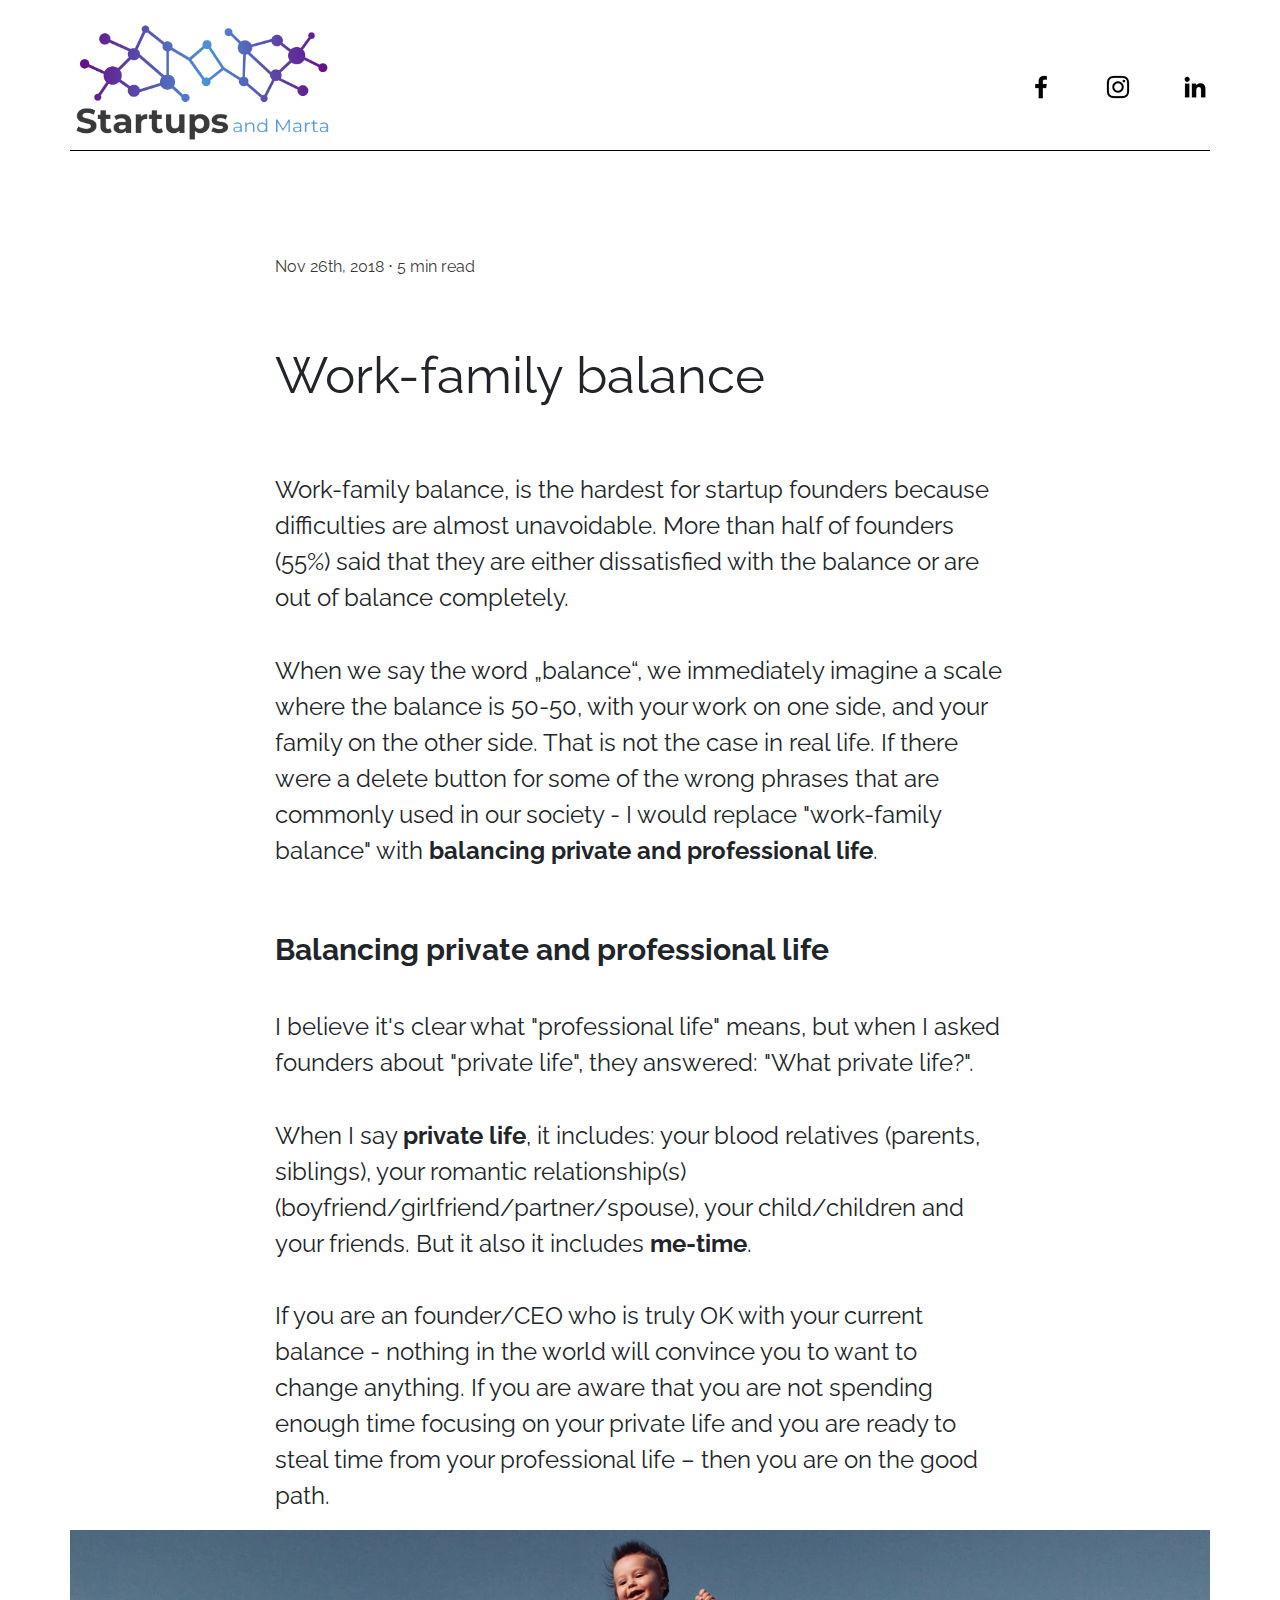
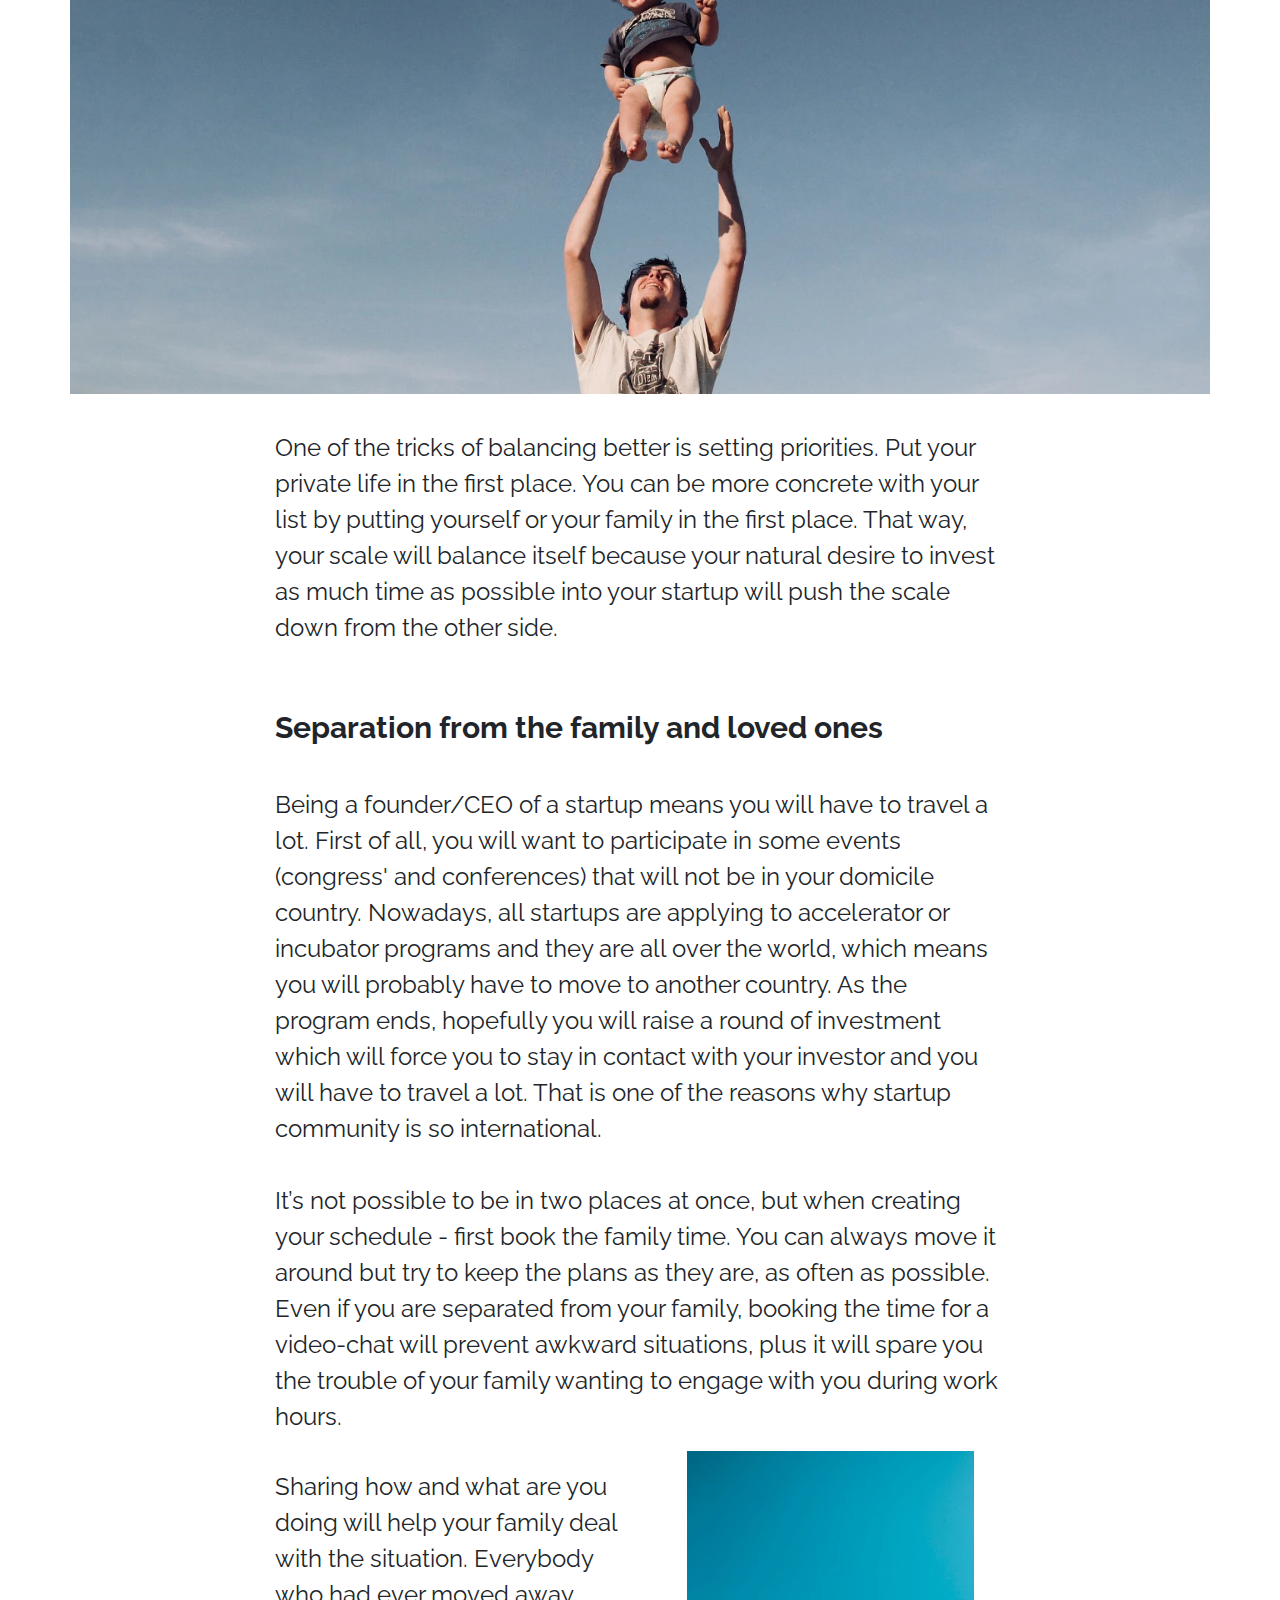
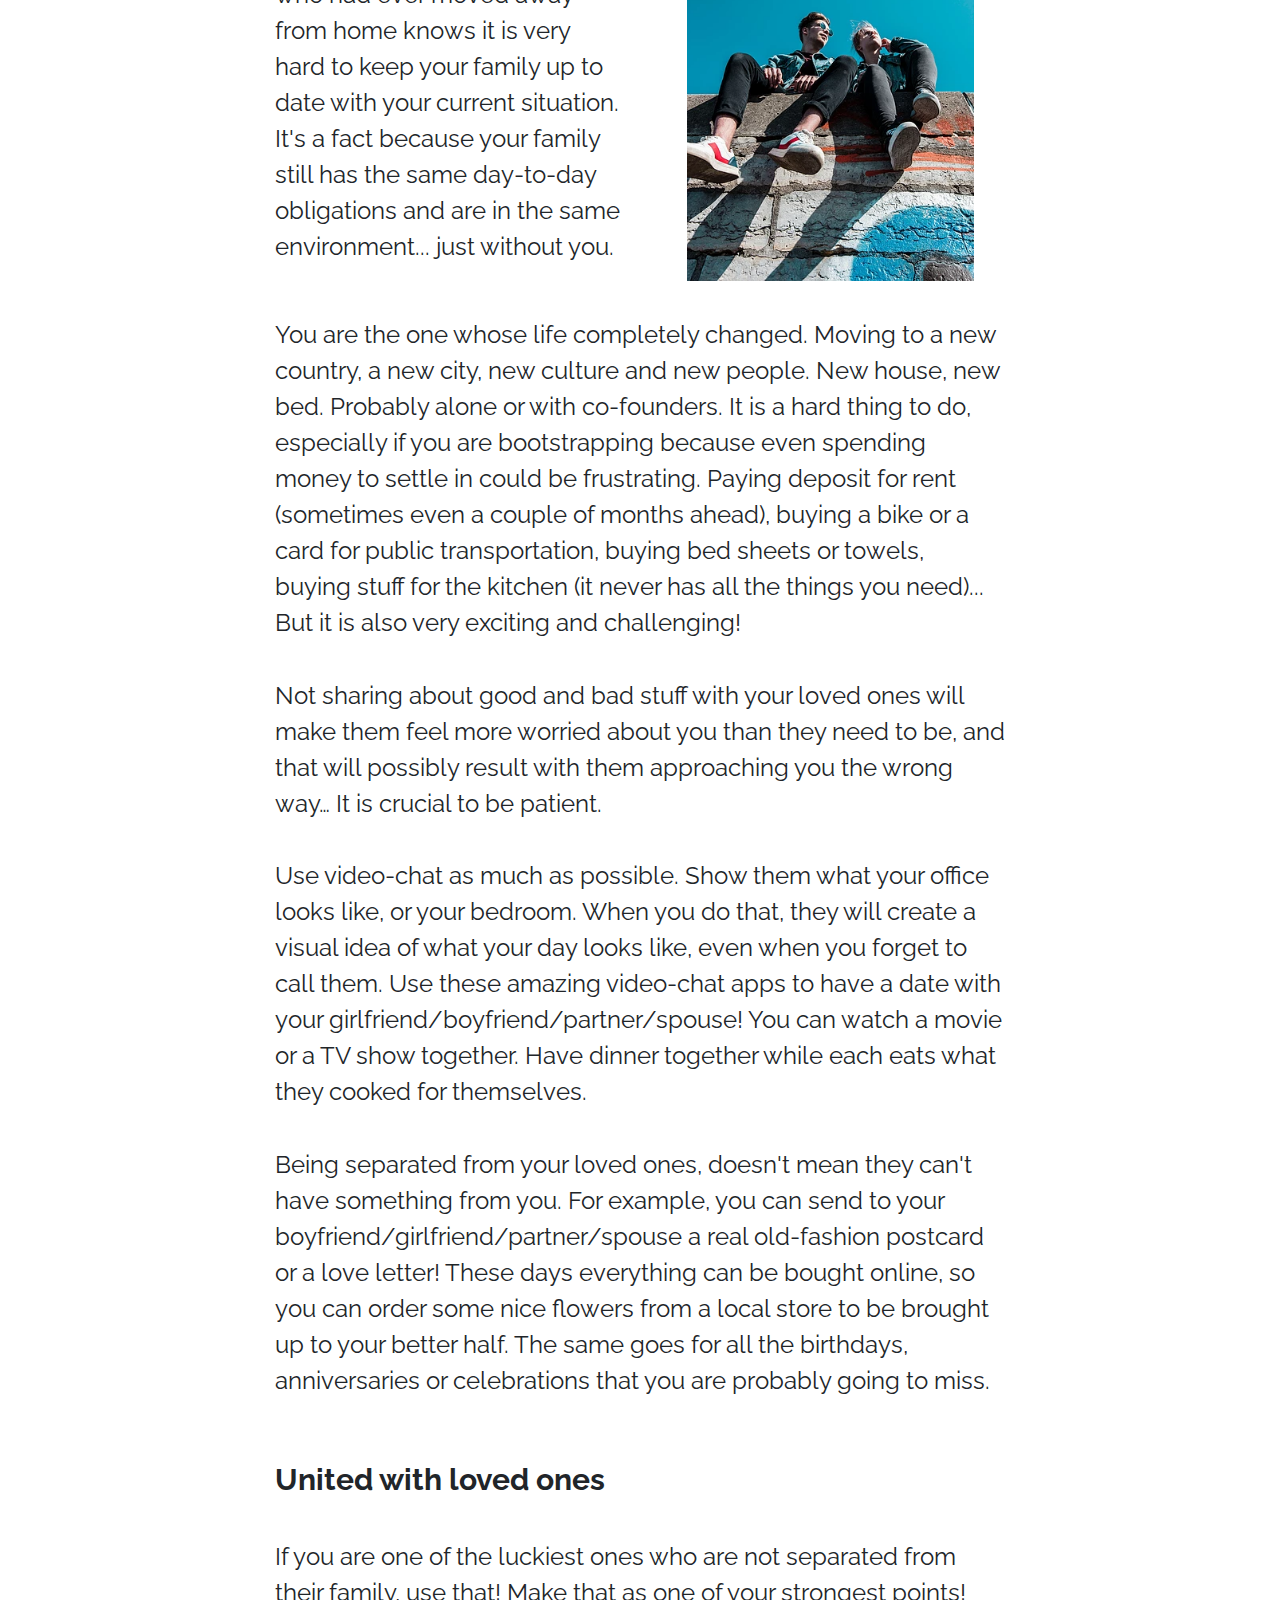
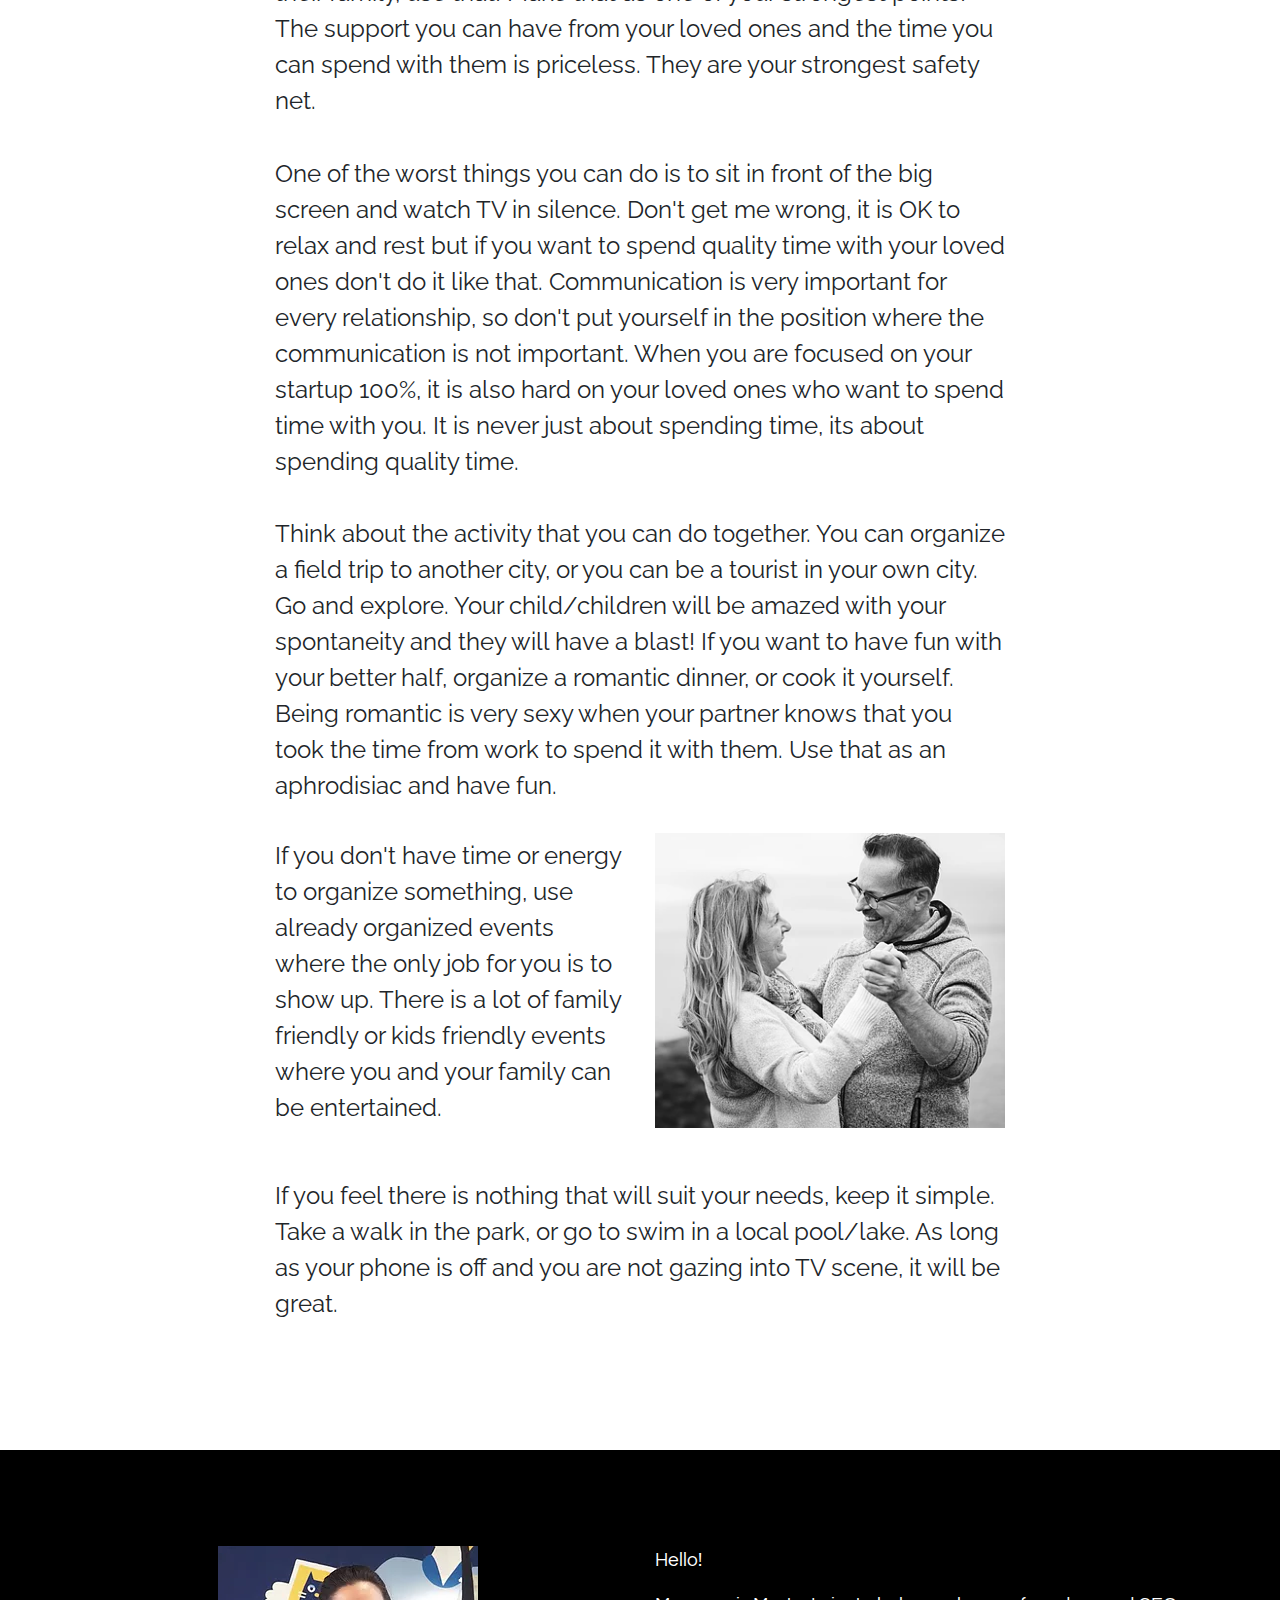
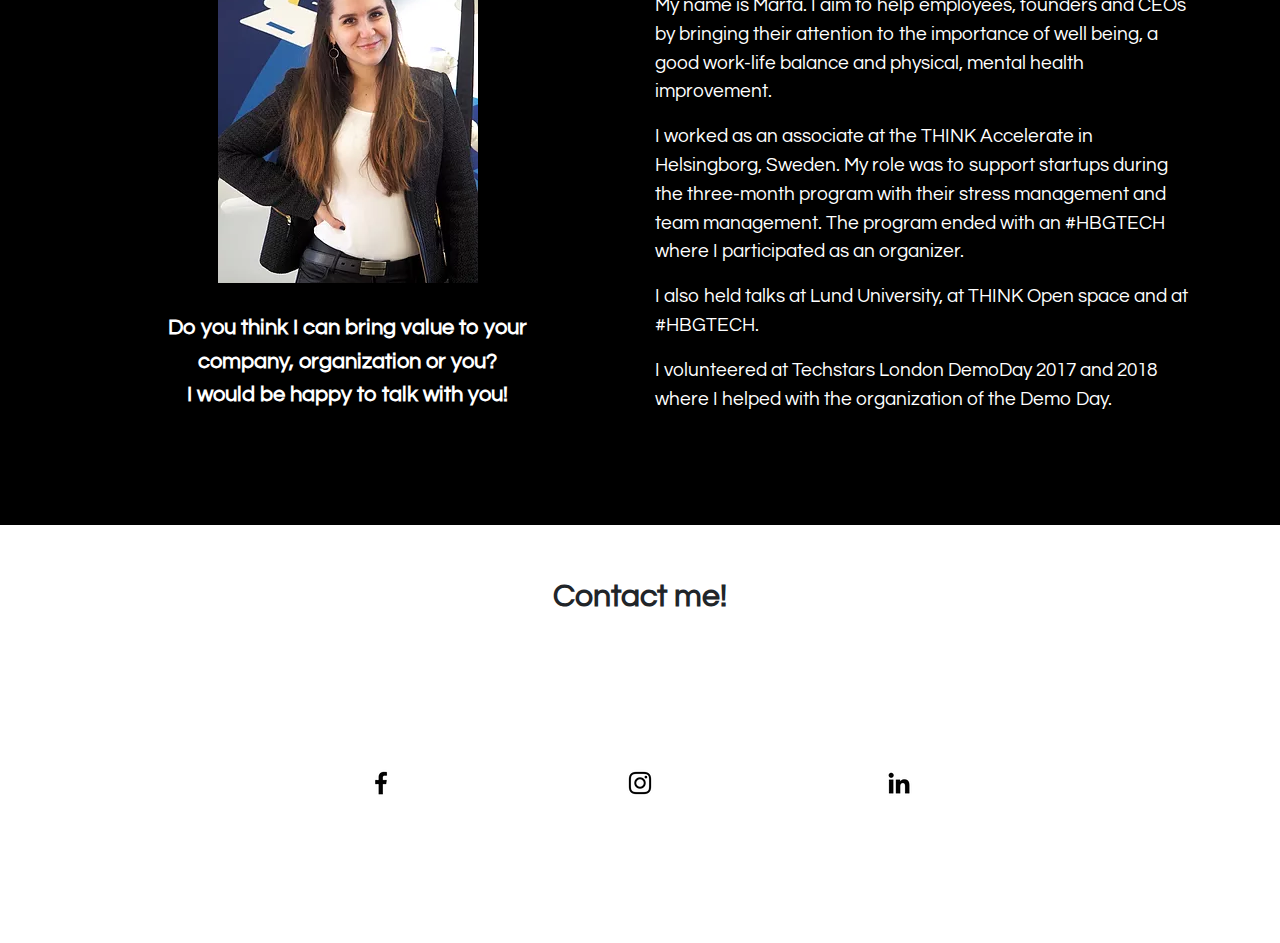
<file: work-family-balance.html>
<!DOCTYPE html> 
<html lang="en">
    <head>
        <meta charset="UTF-8">
        <meta name="viewport" content="width=device-width, initial-scale=1">

        <link rel="stylesheet" href="https://stackpath.bootstrapcdn.com/bootstrap/4.3.1/css/bootstrap.min.css" integrity="sha384-ggOyR0iXCbMQv3Xipma34MD+dH/1fQ784/j6cY/iJTQUOhcWr7x9JvoRxT2MZw1T" crossorigin="anonymous">
        <link rel="stylesheet" href="https://fonts.googleapis.com/css?family=Questrial|Raleway&display=swap">
        <link rel="stylesheet" href='style.css?v=89123'>
        
        <link rel="apple-touch-icon" sizes="180x180" href="apple-touch-icon.png?v=WG2e3JaenP">
        <link rel="icon" type="image/png" sizes="32x32" href="favicon-32x32.png?v=WG2e3JaenP">
        <link rel="icon" type="image/png" sizes="16x16" href="favicon-16x16.png?v=WG2e3JaenP">
        <link rel="manifest" href="site.webmanifest?v=WG2e3JaenP">
        <link rel="mask-icon" href="safari-pinned-tab.svg?v=WG2e3JaenP" color="#5bbad5">
        <link rel="shortcut icon" href="favicon.ico?v=WG2e3JaenP">
        <link rel="canonical" href="https://www.startupsandmarta.com">

        <meta name="apple-mobile-web-app-title" content="Startups and Marta">
        <meta name="application-name" content="Startups and Marta">
        <meta name="msapplication-TileColor" content="#da532c">
        <meta name="theme-color" content="#ffffff">

        <meta name="SKYPE_TOOLBAR" content="SKYPE_TOOLBAR_PARSER_COMPATIBLE">

        <meta name="description" content="Startups and Marta provides consulting in communication, stress management and overall well-being. I offer free online guides, on-site workshops and courses. Contact me for more information!">
        <meta name="keywords" content="social, startup, startups, marta, mental, health, well, being, consulting, communication, free, online, guide, guides, workshop, workshops, course, courses, soft, skills, softskills, stress, conflict, demo, day, demoday, work, family, balance">

        <meta property="og:title" content="Work-family balance">
        <meta property="og:description" content="When we say the word „balance“, we immediately imagine a scale where the balance is 50-50, with your work on one side, and your family on the other side. That is not the case in real life. If there were a delete button for some of the wrong phrases that are commonly used in our society - I would replace 'work-family balance' with balancing private and professional life">
        <meta property="og:image" content="https://www.startupsandmarta.com/og/work-family-balance.png">
        <meta property="og:url" content="https://www.startupsandmarta.com/work-family-balance.html">
        <meta property="og:site_name" content="Startups and Marta" />
        <meta property="og:type" content="website" />

        <title>S&M | Work-family balance</title>
    </head>

    <body>
        <nav class="m-navbar fixed-top show-lg">
            <div class="container underline">
                <div class="row">
                    <div class="col-3">
                        <a href="./">
                            <img src="images/logo.webp">
                        </a>
                    </div>
                    <div class="col-9 position-relative">
                        <div class="external-links position-absolute">
                            <a href="https://www.facebook.com/startupsandmarta/" target="_blank">
                                <img src="images/facebook-black.webp">
                            </a>
                            <a href="https://www.instagram.com/startupsandmarta/" target="_blank">
                                <img src="images/instagram-black.webp">
                            </a>
                            <a href="https://www.linkedin.com/company/startupsandmarta/" target="_blank">
                                <img src="images/linkedin-black.webp">
                            </a>
                        </div>
                    </div>
                </div>
            </div>
        </nav>

        <nav class="m-navbar hide-lg">
            <div class="container">
                <div class="row ">
                    <div class="offset-1 col-10 text-center underline">
                        <a href="./">
                            <img src="images/logo.webp" class="max-width-80">
                        </a>
                    </div>
                </div>
                <div class="row">
                    <div class="col-12 text-center mt-3">
                        <a href="https://www.facebook.com/startupsandmarta/" target="_blank" class="d-inline-block">
                            <img src="images/facebook-black.webp">
                        </a>
                        <a href="https://www.instagram.com/startupsandmarta/" target="_blank" class="d-inline-block">
                            <img src="images/instagram-black.webp">
                        </a>
                        <a href="https://www.linkedin.com/company/startupsandmarta/" target="_blank" class="d-inline-block">
                            <img src="images/linkedin-black.webp">
                        </a>
                    </div>
                </div>
            </div>
        </nav>

        <div class="container article-container py-5">
            <div class="row">
                <article class="col-12 offset-lg-1 col-lg-10 offset-xl-2 col-xl-8">
                    <p class="date">Nov 26th, 2018 ⋅ 5 min read</p>
                    <p class="title">Work-family balance</p>
                    <p>Work-family balance, is the hardest for startup founders because difficulties are almost unavoidable. More than half of founders (55%) said that they are either dissatisfied with the balance or are out of balance completely. </p>
                    <p>When we say the word „balance“, we immediately imagine a scale where the balance is 50-50, with your work on one side, and your family on the other side. That is not the case in real life. If there were a delete button for some of the wrong phrases that are commonly used in our society - I would replace "work-family balance" with <span>balancing private and professional life</span>. </p>
                    <p class="subtitle">Balancing private and professional life</p>
                    <p>I believe it's clear what "professional life" means, but when I asked founders about "private life", they answered: "What private life?".</p>
                    <p>When I say <span>private life</span>, it includes: your blood relatives (parents, siblings), your romantic relationship(s) (boyfriend/girlfriend/partner/spouse), your child/children and your friends. But it also it includes <span>me-time</span>.</p>
                    <p>If you are an founder/CEO who is truly OK with your current balance - nothing in the world will convince you to want to change anything. If you are aware that you are not spending enough time focusing on your private life and you are ready to steal time from your professional life – then you are on the good path.</p>
                </article>
                <article class="col-12 p-0">
                    <img src="images/child.webp" class="responsive-img">
                </article>
                <article class="col-12 offset-lg-1 col-lg-10 offset-xl-2 col-xl-8">
                    <p>One of the tricks of balancing better is setting priorities. Put your private life in the first place. You can be more concrete with your list by putting yourself or your family in the first place. That way, your scale will balance itself because your natural desire to invest as much time as possible into your startup will push the scale down from the other side.</p>
                    <p class="subtitle">Separation from the family and loved ones</p>
                    <p>Being a founder/CEO of a startup means you will have to travel a lot. First of all, you will want to participate in some events (congress' and conferences) that will not be in your domicile country. Nowadays, all startups are applying to accelerator or incubator programs and they are all over the world, which means you will probably have to move to another country. As the program ends, hopefully you will raise a round of investment which will force you to stay in contact with your investor and you will have to travel a lot. That is one of the reasons why startup community is so international.</p>
                    <p>It’s not possible to be in two places at once, but when creating your schedule - first book the family time. You can always move it around but try to keep the plans as they are, as often as possible. Even if you are separated from your family, booking the time for a video-chat will prevent awkward situations, plus it will spare you the trouble of your family wanting to engage with you during work hours.</p>
                    <div class="container px-0">
                        <div class="row mt-2 mb-4">
                            <article class="col-12 col-md-6">
                                <p>Sharing how and what are you doing will help your family deal with the situation. Everybody who had ever moved away from home knows it is very hard to keep your family up to date with your current situation. It's a fact because your family still has the same day-to-day obligations and are in the same environment... just without you. </p>
                            </article>
                            <article class="col-12 col-md-6">
                                <div class="side-picture side-young-couple"></div>
                            </article>
                        </div>
                    </div>
                    <p>You are the one whose life completely changed. Moving to a new country, a new city, new culture and new people. New house, new bed. Probably alone or with co-founders. It is a hard thing to do, especially if you are bootstrapping because even spending money to settle in could be frustrating. Paying deposit for rent (sometimes even a couple of months ahead), buying a bike or a card for public transportation, buying bed sheets or towels, buying stuff for the kitchen (it never has all the things you need)... But it is also very exciting and challenging!</p>
                    <p>Not sharing about good and bad stuff with your loved ones will make them feel more worried about you than they need to be, and that will possibly result with them approaching you the wrong way… It is crucial to be patient. </p>
                    <p>Use video-chat as much as possible. Show them what your office looks like, or your bedroom. When you do that, they will create a visual idea of what your day looks like, even when you forget to call them. Use these amazing video-chat apps to have a date with your girlfriend/boyfriend/partner/spouse! You can watch a movie or a TV show together. Have dinner together while each eats what they cooked for themselves. </p>
                    <p>Being separated from your loved ones, doesn't mean they can't have something from you. For example, you can send to your boyfriend/girlfriend/partner/spouse a real old-fashion postcard or a love letter! These days everything can be bought online, so you can order some nice flowers from a local store to be brought up to your better half. The same goes for all the birthdays, anniversaries or celebrations that you are probably going to miss.</p>
                    <p class="subtitle">United with loved ones</p>
                    <p>If you are one of the luckiest ones who are not separated from their family, use that! Make that as one of your strongest points! The support you can have from your loved ones and the time you can spend with them is priceless. They are your strongest safety net.</p>
                    <p>One of the worst things you can do is to sit in front of the big screen and watch TV in silence. Don't get me wrong, it is OK to relax and rest but if you want to spend quality time with your loved ones don't do it like that. Communication is very important for every relationship, so don't put yourself in the position where the communication is not important. When you are focused on your startup 100%, it is also hard on your loved ones who want to spend time with you. It is never just about spending time, its about spending quality time.</p>
                    <p>Think about the activity that you can do together. You can organize a field trip to another city, or you can be a tourist in your own city. Go and explore. Your child/children will be amazed with your spontaneity and they will have a blast! If you want to have fun with your better half, organize a romantic dinner, or cook it yourself. Being romantic is very sexy when your partner knows that you took the time from work to spend it with them. Use that as an aphrodisiac and have fun.</p>
                    <div class="container px-0">
                        <div class="row mt-2 mb-4">
                            <article class="col-12 col-md-6">
                                <p>If you don't have time or energy to organize something, use already organized events where the only job for you is to show up. There is a lot of family friendly or kids friendly events where you and your family can be entertained.</p>
                            </article>
                            <article class="col-12 col-md-6">
                                <div class="side-picture side-old-couple"></div>
                            </article>
                        </div>
                    </div>
                    <p>If you feel there is nothing that will suit your needs, keep it simple. Take a walk in the park, or go to swim in a local pool/lake. As long as your phone is off and you are not gazing into TV scene, it will be great.</p>
                </article>
            </div>
        </div>

        <div class="bio-container">
            <div class="container">
                <div class="row py-5">
                    <div  class="col-12 col-lg-6 py-5 pl-0">
                        <img class="bio-image" src="images/marta.webp">
                        <p class="cta hide-sm show-lg">
                            Do you think I can bring value to your company, organization or you? <br>
                            I would be happy to talk with you!
                        </p>
                    </div>
                    <div class="offset-1 offset-sm-0 col-10 col-sm-12 col-lg-6 py-5">
                        <p>
                            Hello!
                        </p>
                        <p>
                            My name is Marta. I aim to help employees, founders and CEOs by bringing their attention to the importance of well being, a good work-life balance and physical, mental health improvement.
                        </p>
                        <p>
                            I worked as an associate at the THINK Accelerate in Helsingborg, Sweden. My role was to support startups during the three-month program with their stress management and team management. The program ended with an #HBGTECH where I participated as an organizer.
                        </p>
                        <p>
                            I also held talks at Lund University, at THINK Open space and at #HBGTECH.
                        </p>
                        <p>
                            I volunteered at Techstars London DemoDay 2017 and 2018 where I helped with the organization of the Demo Day.
                        </p>
                    </div>
                    <div class="hide-lg col-12">
                        <p class="cta">
                            Do you think I can bring value to your company, organization or you? <br>
                            I would be happy to talk with you!
                        </p>
                    </div>
                </div>
            </div>
        </div>

        <div class="container contact-me">
                <div class="row">
                    <div class="col-12 text-center font-weight-bold mt-5">
                        Contact me!
                    </div>
                </div>
                <div class="row">
                    <div class="col-12 my-5 text-center links">
                        <a href="https://www.facebook.com/startupsandmarta/" target="_blank" class="d-inline-block">
                            <img src="images/facebook-black.webp">
                        </a>
                        <a href="https://www.instagram.com/startupsandmarta/" target="_blank" class="d-inline-block">
                            <img src="images/instagram-black.webp">
                        </a>
                        <a href="https://www.linkedin.com/company/startupsandmarta/" target="_blank" class="d-inline-block">
                            <img src="images/linkedin-black.webp">
                        </a>
                    </div>
                </div>
        </div>
    </body>
</html>
</file>
<file: style.css>
body{
    font-family: 'Questrial', sans-serif;
}

.m-navbar{
    z-index: 1000;
    background: white;
}

.m-navbar img{
    display: inline-block;
    width: 100%;
}

.underline{
    border-bottom: 1px solid black !important;
}

.m-navbar .container{
    padding: 20px 0;
}

.external-links{
    top: 40%;
    right: 15px;
    width: 100%;
    text-align: right;
}

.external-links a{
    margin-left: 5%;
    display: inline-block;
}

.max-width-80{
    max-width: 80%;
}

.post{
    background-repeat: no-repeat;
    background-position: center center;
    background-attachment: scroll;
    background-size: cover;
    overflow: hidden;
    display: block;
    position: relative;
    width: 100%;
    padding-top: 100%;
}

.post::before{
    content: '.';
    color: transparent;
    position: absolute;
    top: 0;
    bottom: 0;
    right: 0;
    left: 0;
    background: rgba(0, 0, 0, 0.5);
}

.post1{
    background-image: url('images/microphone.webp');
}

.post2{
    background-image: url('images/child.webp');
}

.post3{
    background-image: url('images/arm-wrestling.webp');
}

.post4{
    background-image: url('images/pedestrian-sign.jpg');
}

.post5{
    background-image: url('images/matt.webp');
}

.post6{
    background-image: url('images/rollercoaster.jpg');
}

.post span{
    position: absolute;
}

.post > .date{
    top: 15%;
    left: 10%;
    right: 10%;
    font-size: 1.3em;
    color: rgba(255, 255, 255, 0.65)
}

.post > .title{
    bottom: 10%;
    left: 10%;
    right: 10%;
    font-size: 1.7em;
    color: white;    
}

.bio-container{
    background: black;
    color: white;
}

.bio-image{
    position: relative;
    display: block;
    margin: 0 auto;
}

.bio-container p{
    font-size: 1.2em;
}

.bio-container .cta{
    margin: 10% 15% 0 15%;
    text-align: center;
    font-size: 1.4em;
    font-weight: bold;
}

.contact-me .col-12{
    font-size: 2em;
}

.contact-me .links a{
    margin: 0 10%;
}

.show-sm, .show-md, .show-lg{
    display: none;
}

.article-container.py-5{
    margin-bottom: 5%;
}

.article-container article > p{
    font-size: 1.5em;
    font-family: 'Raleway', 'Questrial', sans-serif;
    margin-top: 5%;
}

.article-container article > p.date{
    font-size: 1.0em;
    color: rgba(0, 0, 0, 0.8);
}

.article-container article > p.title {
    font-size: 3.2em;
    margin: 8% 0;
}

.article-container article > p.subtitle {
    font-size: 1.9em;
    font-weight: bold;
    margin: 8% 0 2% 0;
}

.article-container article > p.accented {
    font-size: 2em;
    border-left: black solid 2px;
    padding-left: 3%;
    margin: 8% 0;
    font-family: 'Questrial', 'Raleway', sans-serif;
}

.article-container article > p > span {
    font-weight: bold;
}

.side-picture{
    background-repeat: no-repeat;
    background-position: center;
    background-attachment: scroll;
    background-size: contain;
    overflow: hidden;
    display: block;
    position: relative;
    width: 100%;
    height: 100%;
    padding-top: 100%;
}

.side-microphone{
    background-image: url('images/microphone.webp');
}

.side-chairs{
    background-image: url('images/chairs.webp');
}

.side-young-couple{
    background-image: url('images/young-couple.webp');
}

.side-old-couple{
    background-image: url('images/old-couple.webp');
}

.side-fists{
    background-image: url('images/fists.webp');
}

.side-arm-wrestling{
    background-image: url('images/arm-wrestling.webp');
}

.side-rain{
    background-image: url('images/rain.webp');
}

.side-graph{
    background-image: url('images/graph.webp');
}

.side-train-station{
    background-image: url('images/train-station.webp');
}

.side-marko{
    background-image: url('images/marko.webp');
}

.side-rollercoaster{
    background-image: url('images/rollercoaster.webp');
}

.side-debate{
    background-image: url('images/debate.webp');
}

.responsive-img{
    max-width: 100%;
    height: auto;
}

@media(min-width: 576px){
    .show-sm{
        display: block;
    }

    .hide-sm{
        display: none;
    }

    .bio-container .cta{
        margin: 0 15% 0 15%;
    }
}

@media(min-width: 502px) and (max-width: 767px){
    .post > .date{
        font-size: 1.9em;
    }

    .post > .title{
        font-size: 2.7em;
    }

    .bio-container p{
        font-size: 2em;
    }

    .bio-container .cta{
        font-size: 2.3em;
    }
}

@media(max-width: 767px){
    .article-container{
        margin-top: 0px;
    }

    .post{
        padding-top: 70%;
    }

    .bio-container p{
        margin-bottom: 10%;
    }

    .bio-container .cta{
        margin: 5% 0 0 0;
    }
}

@media(min-width: 768px){
    .hide-md{
        display: none;
    }
    
    .show-md{
        display: block;
    }

    .post > .date{
        font-size: 0.9em;
    }

    .post > .title{
        font-size: 1.4em;
    }

    .contact-me .links a{
        margin: 8% 10%;
    }
    
    .side-picture{
        padding-top: unset;
    }
}

@media(min-width: 992px){
    .bio-container .cta{
        margin: 5% 10% 0 10%;
    }

    .show-lg{
        display: block;
    }

    .hide-lg{
        display: none;
    }

    .article-container{
        margin-top: 170px;
    }

    .m-navbar .container{
        padding: 20px 0 0 0;
    }
}
</file>
